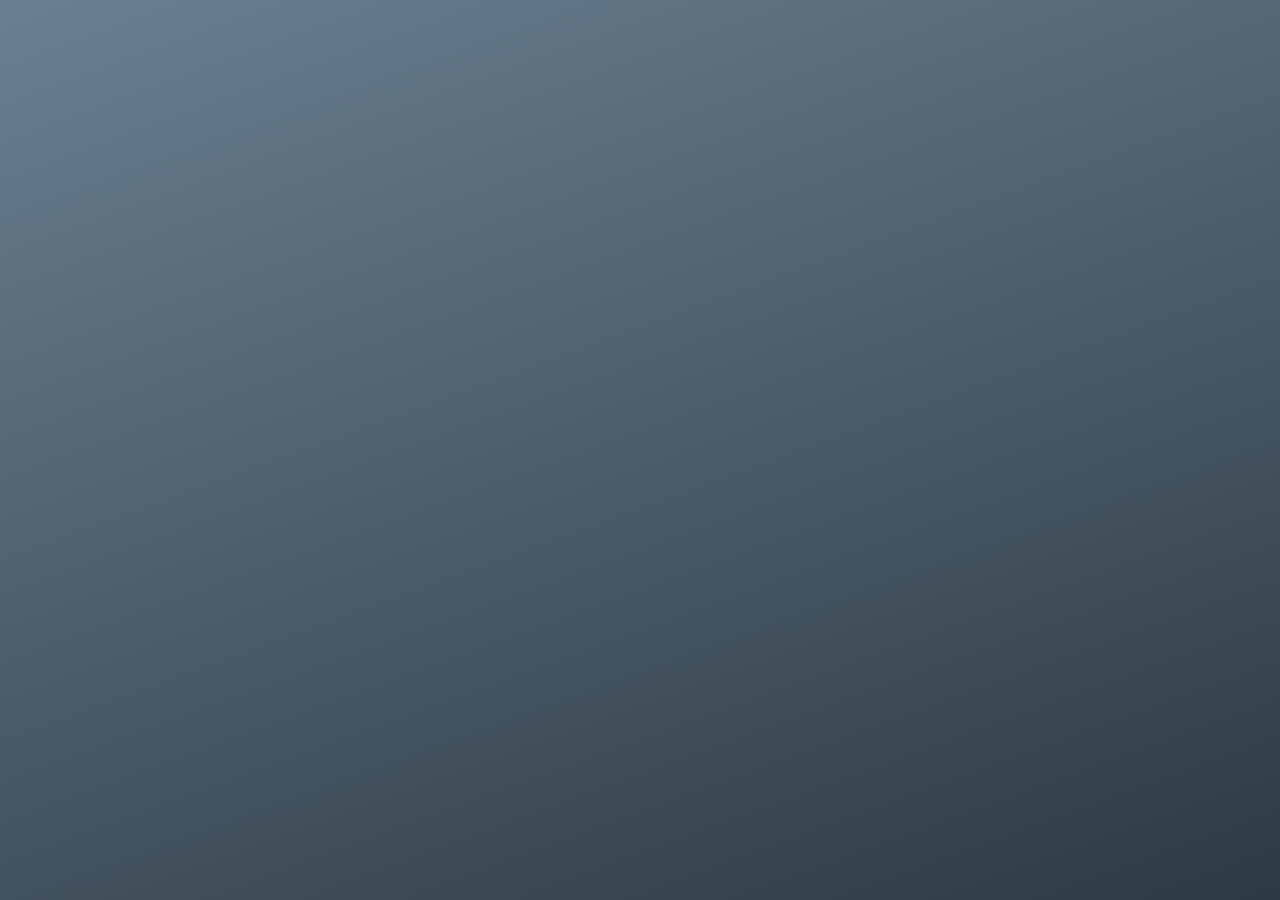
<file: ua/index.html>
<!doctype html>
<html lang="uk">
<head>
<meta charset="utf-8">
<title>Bereza RP</title>
<meta name="viewport" content="width=device-width, initial-scale=1">
<link rel="stylesheet" href="style.css?v=ua1">
</head>
<body>

<!-- ===== Екран входу ===== -->
<div id="auth" class="hidden">
  <div class="auth-bg"></div>
  <div class="auth-brand">
    <div class="logo">BEREZA<span>RP</span></div>
    <div class="auth-sub">українська рольова гра</div>
  </div>
</div>

<!-- ===== HUD ===== -->
<div id="hud" class="hidden">
  <div class="h-top">
    <div class="h-bars">
      <div class="h-bar hp"><i class="ic ic-heart"></i><b id="tHp">100%</b><div class="track"><div class="fill" id="bHp"></div></div></div>
      <div class="h-bar ar hidden" id="arRow"><i class="ic ic-shield"></i><b id="tAr">0%</b><div class="track"><div class="fill" id="bAr"></div></div></div>
      <div class="h-bar eat"><i class="ic ic-food"></i><b id="tEat">100%</b><div class="track"><div class="fill" id="bEat"></div></div></div>
    </div>
    <div class="h-weap" id="hWeap"><i class="gi" id="hWIco" style="--i:url(img/w_fist.svg)"></i><b id="hAmmo"></b></div>
  </div>
  <div class="h-money"><span id="hCash">0</span><i>$</i><div id="hDelta"></div></div>
  <div class="h-bank">банк <b id="hBank">$0</b></div>
  <div class="h-wanted hidden" id="hWanted"></div>
</div>

<div id="idCard" class="hidden">
  <div class="id-logo">B<span>RP</span></div>
  <div class="id-txt">
    <div class="id-row"><b class="id-badge">ID: <span id="hId">0</span></b><b class="id-lvl">LVL <span id="hLvl">1</span></b><b class="id-vip hidden" id="hVip">VIP</b></div>
    <div class="id-name" id="hName">—</div>
    <div class="id-time" id="hTime">00:00</div>
  </div>
</div>

<!-- ===== Чипи: GPS, зелена зона, робоча зміна ===== -->
<div id="chipGz" class="chip gz hidden">Зелена зона</div>
<div id="chipGps" class="chip gps hidden"><i class="ic ic-pin"></i><span id="chipGpsT"></span></div>
<div id="chipShift" class="chip shift hidden"><i class="ic ic-wrench"></i><div><b id="chipShiftJ"></b><small id="chipShiftN"></small></div></div>

<!-- ===== Спідометр ===== -->
<div id="speedo" class="hidden">
  <svg viewBox="0 0 200 200" class="gauge">
    <defs>
      <linearGradient id="gArc" x1="0" y1="1" x2="1" y2="0">
        <stop offset="0" stop-color="#2F6FED"/>
        <stop offset=".65" stop-color="#FFD60A"/>
        <stop offset="1" stop-color="#E5484D"/>
      </linearGradient>
    </defs>
    <path class="arc-bg" d="M 38 162 A 80 80 0 1 1 162 162"/>
    <path class="arc" id="spArc" d="M 38 162 A 80 80 0 1 1 162 162" stroke="url(#gArc)"/>
    <g id="spTicks"></g>
  </svg>
  <div class="sp-center">
    <div class="sp-num" id="spNum">0</div>
    <div class="sp-unit">км/год</div>
    <div class="sp-name" id="spName">—</div>
  </div>
  <div class="sp-side">
    <div class="sp-gauge"><i class="ic ic-fuel"></i><div class="vtrack"><div class="vfill" id="spFuel"></div></div></div>
    <div class="sp-gauge"><i class="ic ic-wrench"></i><div class="vtrack"><div class="vfill hpfill" id="spHp"></div></div></div>
  </div>
  <div class="sp-icons">
    <i class="ic ic-engine" id="sEng" title="Двигун"></i>
    <i class="ic ic-light" id="sLig" title="Фари"></i>
    <i class="ic ic-lock" id="sLock" title="Замок"></i>
    <i class="ic ic-belt" id="sBelt" title="Пасок"></i>
  </div>
</div>

<!-- ===== Діалог ===== -->
<div id="dlgWrap" class="hidden">
  <div class="dlg" id="dlg">
    <div class="dlg-head"><div class="dlg-title" id="dTitle"></div><button class="x" id="dX" aria-label="Закрити">×</button></div>
    <div class="dlg-body" id="dBody"></div>
    <div class="dlg-list hidden" id="dList"></div>
    <div class="dlg-input hidden" id="dInWrap">
      <input id="dIn" type="text" maxlength="127" autocomplete="off" spellcheck="false">
      <button class="eye hidden" id="dEye" type="button" aria-label="Показати пароль"><i class="ic ic-eye"></i></button>
    </div>
    <div class="dlg-btns">
      <button class="btn ghost" id="dB2"></button>
      <button class="btn primary" id="dB1"></button>
    </div>
  </div>
</div>

<!-- ===== Телефон ===== -->
<div id="phone" class="hidden">
  <div class="ph-frame">
    <div class="ph-screen">
      <div class="ph-status"><span id="pTime">00:00</span><span class="ph-notch"></span><span class="ph-net">LTE <i class="ic ic-bat"></i></span></div>
      <div class="ph-clock" id="pClock">00:00</div>
      <div class="ph-date" id="pDate">01.01.2026</div>
      <div class="ph-card">
        <div><small>Власник</small><b id="pName">—</b></div>
        <div><small>Номер</small><b id="pNum">—</b></div>
        <div><small>Рахунок</small><b id="pBank">$0</b></div>
      </div>
      <div class="ph-grid" id="pGrid"></div>
      <button class="ph-home" id="pHome" aria-label="Закрити"></button>
    </div>
  </div>
</div>

<!-- ===== Інвентар ===== -->
<div id="inv" class="hidden">
  <div class="iv-bg"></div>
  <div class="iv-l">
    <div class="iv-head"><button class="iv-x" id="iX" aria-label="Закрити"></button><h1>Інвентар</h1></div>
    <div class="iv-body">
      <div class="iv-eq" id="iEqL"></div>
      <div class="iv-char" id="iChar"><svg class="iv-sil" viewBox="0 0 200 520" preserveAspectRatio="xMidYMid meet" aria-hidden="true"><defs><linearGradient id="silg" x1="0" y1="0" x2="0" y2="1"><stop offset="0" stop-color="#4a4a52"/><stop offset="1" stop-color="#26262b"/></linearGradient></defs><g fill="url(#silg)" stroke="rgba(255,255,255,.10)" stroke-width="2"><circle cx="100" cy="52" r="34"/><path d="M84 84h32v14H84z"/><path d="M58 100c-18 4-28 16-30 34l-12 120c-1 9 4 15 11 16s13-4 14-12l12-104 4 0 -4 130 0 96 6 108c1 10 8 16 17 16s15-7 15-16l2-150h14l2 150c0 9 6 16 15 16s16-6 17-16l6-108 0-96-4-130 4 0 12 104c1 8 7 13 14 12s12-7 11-16l-12-120c-2-18-12-30-30-34z"/></g></svg><div class="iv-skin" id="iSkin"></div></div>
      <div class="iv-eq" id="iEqR"></div>
    </div>
    <div class="iv-stats">
      <div><small>Готівка</small><b id="iCash">$0</b></div>
      <div><small>Банк</small><b id="iBank">$0</b></div>
      <div class="w"><small>Вага речей</small><b><span id="iW">0</span> / 60 кг</b><div class="wbar"><i id="iWBar"></i></div></div>
    </div>
  </div>
  <div class="iv-sep"></div>
  <div class="iv-r">
    <div class="iv-cap">Ваші речі <span>(натисніть на предмет, щоб взаємодіяти)</span></div>
    <div class="iv-tabs" id="iTabs">
      <button data-t="all" class="on">Усе</button><button data-t="wear">Одяг</button><button data-t="docs">Документи</button><button data-t="more">Додатково</button>
    </div>
    <div class="iv-box"><div class="iv-grid" id="iGrid"></div></div>
    <div class="iv-hint">ESC — закрити · <a id="iList">старе меню</a></div>
  </div>
  <div class="iv-menu hidden" id="iMenu">
    <div class="m-head"><i class="gi" id="mIco"></i><div><b id="mName"></b><small id="mQ"></small></div></div>
    <p id="mDesc"></p>
    <button id="aUse">Використати</button><button id="aDrop">Викинути</button><button id="aGive">Передати</button>
  </div>
</div>

<div id="doc" class="hidden"></div>


<!-- ===== Батлпас ===== -->
<div id="bp" class="hidden">
  <div class="bp-bg"></div>
  <div class="bp-wrap">
    <div class="bp-top">
      <button class="iv-x" id="bpX" aria-label="Закрити"></button>
      <div class="bp-title"><h1>Батлпас</h1><span>Сезон 1 · «Осінь у Березі»</span></div>
      <div class="bp-lvl"><div class="bp-ring"><b id="bpLvl">0</b><small>рівень</small></div>
        <div class="bp-xp"><div class="bp-xpt"><span>Досвід рівня</span><b id="bpXpT">0 / 150</b></div><div class="bp-bar"><i id="bpBar"></i></div></div></div>
      <button class="bp-chip bz" id="bpDon"><i class="gi" style="--i:url(img/coin.svg)"></i><span><b id="bpBz">0</b> BC</span></button><button class="bp-chip" id="bpCases"><i class="gi" style="--i:url(img/box.svg)"></i><span>Кейси: <b id="bpCaseN">0</b></span></button>
    </div>
    <div class="bp-trackbox">
      <div class="bp-rowlbl"><span>Звичайний</span><span class="p">Преміум</span></div>
      <div class="bp-track" id="bpTrack"></div>
    </div>
    <div class="bp-bottom">
      <div class="bp-tasks"><div class="bp-h">Завдання дня <small>будь-які 4 = $5 000 + кейс · кожне +60 досвіду</small></div><div id="bpTasks"></div><div class="bp-bonus" id="bpBonus"></div></div>
      <div class="bp-prem" id="bpPrem"></div>
    </div>
    <div class="iv-hint">B або ESC — закрити · досвід: завдання (60), преміум-завдання (120), 1 хв у грі (1)</div>
  </div>
</div>

<!-- ===== Кейси ===== -->
<div id="cs" class="hidden">
  <div class="cs-bg"></div>
  <button class="iv-x cs-x" id="csX" aria-label="Закрити"></button>
  <div class="cs-wrap">
    <div class="cs-banner"><div><b>Кейс Берези</b><small id="csNext">Наступний безкоштовний: — хв</small></div><i class="gi" style="--i:url(img/box.svg)"></i></div>
    <div class="cs-sub">Ви відкриваєте кейс</div>
    <div class="cs-name">Березовий</div>
    <div class="cs-stage" id="csStage"><div class="cs-glow"></div><div class="cs-rays" id="csRays"></div><div class="cs-chest" id="csImg"></div><div class="cs-fx" id="csFx"></div>
      <div class="cs-roll hidden" id="csRoll"><div class="cs-strip" id="csStrip"></div><div class="cs-mark"></div></div>
    </div>
    <div class="cs-btns"><button class="cs-open" id="csOpen">Відкрити</button><button class="cs-open cs-quick" id="csQuick" title="Без анімації">Швидко ⚡</button></div>
    <div class="cs-left" id="csLeft">Залишилось 0 шт.</div>
  </div>
  <div class="cs-prizes"><div class="cs-ph">Що можна виграти?</div><div class="cs-list" id="csList"></div></div>
  <div class="cs-win hidden" id="csWin"><div class="cs-wcard" id="csWCard"></div><button class="cs-open" id="csOk">Забрати</button></div>
</div>

<div id="toast"></div>

<script src="app.js?v=ua1"></script>
</body>
</html>
</file>
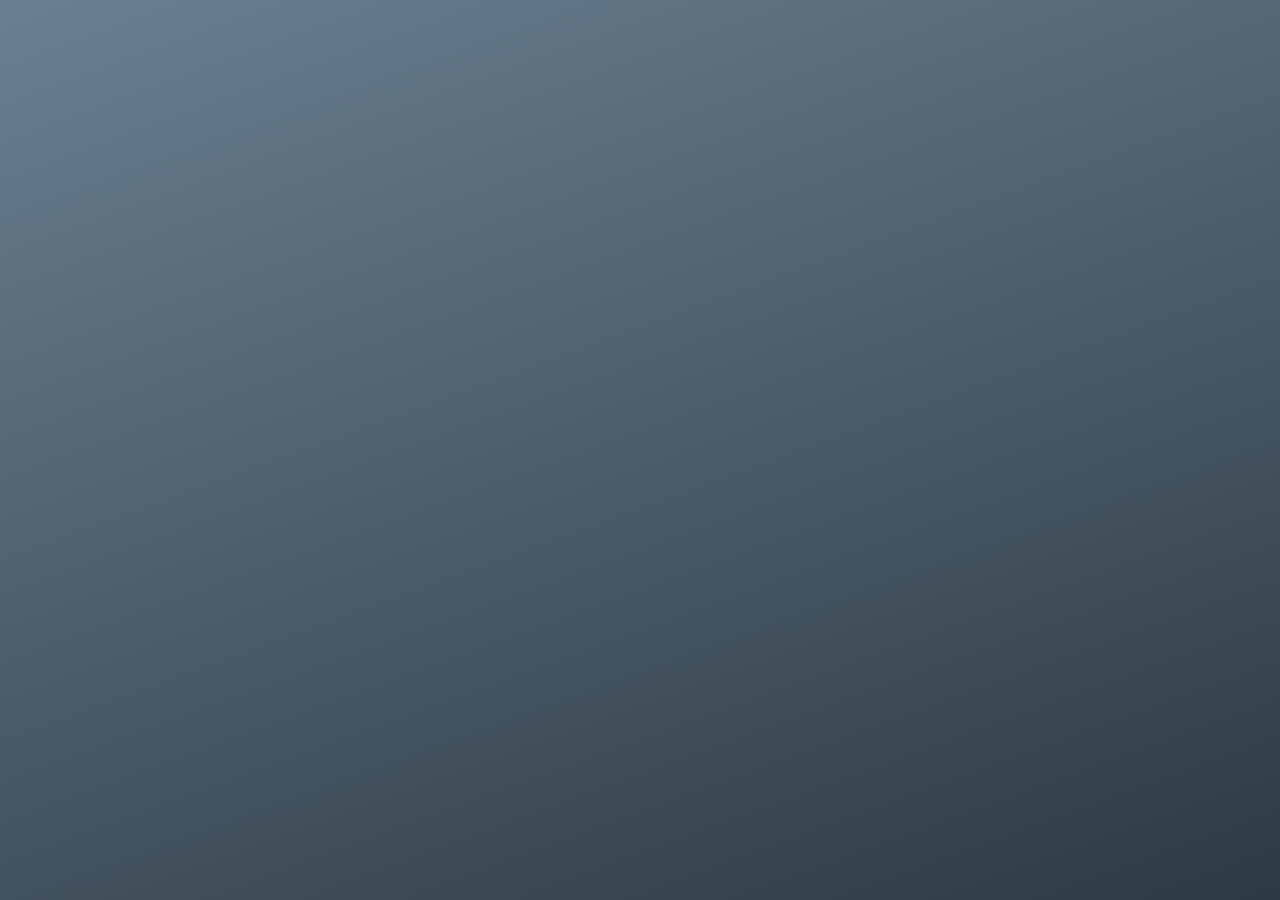
<file: ui/index.html>
<!doctype html>
<html lang="uk">
<head>
<meta charset="utf-8">
<title>Bereza RP</title>
<meta name="viewport" content="width=device-width, initial-scale=1">
<link rel="stylesheet" href="style.css?v=172">
</head>
<body class="off">

<!-- ===== Екран входу ===== -->
<div id="auth" class="hidden">
  <div class="auth-bg"></div>
  <div class="auth-brand">
    <div class="logo">BEREZA<span>RP</span></div>
    <div class="auth-sub">українська рольова гра</div>
  </div>
</div>

<!-- ===== HUD ===== -->
<div id="hud" class="hidden">
  <div class="h-top">
    <div class="h-bars">
      <div class="h-bar hp"><i class="ic ic-heart"></i><b id="tHp">100%</b><div class="track"><div class="fill" id="bHp"></div></div></div>
      <div class="h-bar ar hidden" id="arRow"><i class="ic ic-shield"></i><b id="tAr">0%</b><div class="track"><div class="fill" id="bAr"></div></div></div>
      <div class="h-bar eat"><i class="ic ic-food"></i><b id="tEat">100%</b><div class="track"><div class="fill" id="bEat"></div></div></div>
    </div>
    <div class="h-weap" id="hWeap"><i class="gi" id="hWIco" style="--i:url(img/w_fist.svg)"></i><b id="hAmmo"></b></div>
  </div>
  <div class="h-money"><span id="hCash">0</span><i>$</i><div id="hDelta"></div></div>
  <div class="h-bank">банк <b id="hBank">$0</b></div>
  <div class="h-wanted hidden" id="hWanted"></div>
</div>

<div id="idCard" class="hidden">
  <div class="id-logo">B<span>RP</span></div>
  <div class="id-txt">
    <div class="id-row"><b class="id-badge">ID: <span id="hId">0</span></b><b class="id-lvl">LVL <span id="hLvl">1</span></b><b class="id-vip hidden" id="hVip">VIP</b></div>
    <div class="id-name" id="hName">—</div>
    <div class="id-time" id="hTime">00:00</div>
  </div>
</div>

<!-- ===== Чипи: GPS, зелена зона, робоча зміна ===== -->
<div id="chipGz" class="chip gz hidden">Зелена зона</div>
<div id="chipGps" class="chip gps hidden"><i class="ic ic-pin"></i><span id="chipGpsT"></span></div>
<div id="chipShift" class="chip shift hidden"><i class="ic ic-wrench"></i><div><b id="chipShiftJ"></b><small id="chipShiftN"></small></div></div>

<!-- ===== Спідометр ===== -->
<div id="speedo" class="hidden">
  <svg viewBox="0 0 200 200" class="gauge">
    <defs>
      <linearGradient id="gArc" x1="0" y1="1" x2="1" y2="0">
        <stop offset="0" stop-color="#2F6FED"/>
        <stop offset=".65" stop-color="#FFD60A"/>
        <stop offset="1" stop-color="#E5484D"/>
      </linearGradient>
    </defs>
    <path class="arc-bg" d="M 38 162 A 80 80 0 1 1 162 162"/>
    <path class="arc" id="spArc" d="M 38 162 A 80 80 0 1 1 162 162" stroke="url(#gArc)"/>
    <g id="spTicks"></g>
  </svg>
  <div class="sp-center">
    <div class="sp-num" id="spNum">0</div>
    <div class="sp-unit">км/год</div>
    <div class="sp-name" id="spName">—</div>
  </div>
  <div class="sp-side">
    <div class="sp-gauge"><i class="ic ic-fuel"></i><div class="vtrack"><div class="vfill" id="spFuel"></div></div></div>
    <div class="sp-gauge"><i class="ic ic-wrench"></i><div class="vtrack"><div class="vfill hpfill" id="spHp"></div></div></div>
  </div>
  <div class="sp-icons">
    <i class="ic ic-engine" id="sEng" title="Двигун"></i>
    <i class="ic ic-light" id="sLig" title="Фари"></i>
    <i class="ic ic-lock" id="sLock" title="Замок"></i>
    <i class="ic ic-belt" id="sBelt" title="Пасок"></i>
  </div>
</div>

<!-- ===== Діалог ===== -->
<div id="dlgWrap" class="hidden">
  <div class="dlg" id="dlg">
    <div class="dlg-head"><div class="dlg-title" id="dTitle"></div><button class="x" id="dX" aria-label="Закрити">×</button></div>
    <div class="dlg-body" id="dBody"></div>
    <div class="dlg-list hidden" id="dList"></div>
    <div class="dlg-input hidden" id="dInWrap">
      <input id="dIn" type="text" maxlength="127" autocomplete="off" spellcheck="false">
      <button class="eye hidden" id="dEye" type="button" aria-label="Показати пароль"><i class="ic ic-eye"></i></button>
    </div>
    <div class="dlg-btns">
      <button class="btn ghost" id="dB2"></button>
      <button class="btn primary" id="dB1"></button>
    </div>
  </div>
</div>

<!-- ===== Телефон ===== -->
<div id="phone" class="hidden">
  <div class="ph-frame">
    <div class="ph-screen">
      <div class="ph-status"><span id="pTime">00:00</span><span class="ph-notch"></span><span class="ph-net">LTE <i class="ic ic-bat"></i></span></div>
      <div class="ph-clock" id="pClock">00:00</div>
      <div class="ph-date" id="pDate">01.01.2026</div>
      <div class="ph-card">
        <div><small>Власник</small><b id="pName">—</b></div>
        <div><small>Номер</small><b id="pNum">—</b></div>
        <div><small>Рахунок</small><b id="pBank">$0</b></div>
      </div>
      <div class="ph-grid" id="pGrid"></div>
      <button class="ph-home" id="pHome" aria-label="Закрити"></button>
    </div>
  </div>
</div>

<!-- ===== Інвентар ===== -->
<div id="inv" class="hidden">
  <div class="iv-bg"></div>
  <div class="iv-l">
    <div class="iv-head"><button class="iv-x" id="iX" aria-label="Закрити"></button><h1>Інвентар</h1></div>
    <div class="iv-body">
      <div class="iv-eq" id="iEqL"></div>
      <div class="iv-char" id="iChar"><svg class="iv-sil" viewBox="0 0 200 520" preserveAspectRatio="xMidYMid meet" aria-hidden="true"><defs><linearGradient id="silg" x1="0" y1="0" x2="0" y2="1"><stop offset="0" stop-color="#4a4a52"/><stop offset="1" stop-color="#26262b"/></linearGradient></defs><g fill="url(#silg)" stroke="rgba(255,255,255,.10)" stroke-width="2"><circle cx="100" cy="52" r="34"/><path d="M84 84h32v14H84z"/><path d="M58 100c-18 4-28 16-30 34l-12 120c-1 9 4 15 11 16s13-4 14-12l12-104 4 0 -4 130 0 96 6 108c1 10 8 16 17 16s15-7 15-16l2-150h14l2 150c0 9 6 16 15 16s16-6 17-16l6-108 0-96-4-130 4 0 12 104c1 8 7 13 14 12s12-7 11-16l-12-120c-2-18-12-30-30-34z"/></g></svg><div class="iv-skin" id="iSkin"></div></div>
      <div class="iv-eq" id="iEqR"></div>
    </div>
    <div class="iv-stats">
      <div><small>Готівка</small><b id="iCash">$0</b></div>
      <div><small>Банк</small><b id="iBank">$0</b></div>
      <div class="w"><small>Вага речей</small><b><span id="iW">0</span> / 30 кг</b><div class="wbar"><i id="iWBar"></i></div></div>
    </div>
  </div>
  <div class="iv-sep"></div>
  <div class="iv-r">
    <div class="iv-cap">Ваші речі <span>(натисніть на предмет, щоб взаємодіяти)</span></div>
    <div class="iv-tabs" id="iTabs">
      <button data-t="all" class="on">Усе</button><button data-t="wear">Одяг</button><button data-t="docs">Документи</button><button data-t="more">Додатково</button>
    </div>
    <div class="iv-box"><div class="iv-grid" id="iGrid"></div></div>
    <div class="iv-hint">ESC — закрити · <a id="iList">старе меню</a></div>
  </div>
  <div class="iv-menu hidden" id="iMenu">
    <div class="m-head"><i class="gi" id="mIco"></i><div><b id="mName"></b><small id="mQ"></small></div></div>
    <p id="mDesc"></p>
    <button id="aUse">Використати</button><button id="aDrop">Викинути</button><button id="aGive">Передати</button>
  </div>
</div>

<div id="doc" class="hidden"></div>


<!-- ===== Батлпас ===== -->
<div id="bp" class="hidden">
  <div class="bp-bg"></div>
  <div class="bp-wrap">
    <div class="bp-top">
      <button class="iv-x" id="bpX" aria-label="Закрити"></button>
      <div class="bp-title"><h1>Батлпас</h1><span>Сезон 1 · «Осінь у Березі»</span></div>
      <div class="bp-lvl"><div class="bp-ring"><b id="bpLvl">0</b><small>рівень</small></div>
        <div class="bp-xp"><div class="bp-xpt"><span>Досвід рівня</span><b id="bpXpT">0 / 150</b></div><div class="bp-bar"><i id="bpBar"></i></div></div></div>
      <button class="bp-chip bz" id="bpDon"><i class="gi" style="--i:url(img/coin.svg)"></i><span><b id="bpBz">0</b> BC</span></button><button class="bp-chip" id="bpCases"><i class="gi" style="--i:url(img/box.svg)"></i><span>Кейси: <b id="bpCaseN">0</b></span></button>
    </div>
    <div class="bp-trackbox">
      <div class="bp-rowlbl"><span>Звичайний</span><span class="p">Преміум</span></div>
      <div class="bp-track" id="bpTrack"></div>
    </div>
    <div class="bp-bottom">
      <div class="bp-tasks"><div class="bp-h">Завдання дня <small>будь-які 4 = $5 000 + кейс · кожне +60 досвіду</small></div><div id="bpTasks"></div><div class="bp-bonus" id="bpBonus"></div></div>
      <div class="bp-prem" id="bpPrem"></div>
    </div>
    <div class="iv-hint">B або ESC — закрити · досвід: завдання (60), преміум-завдання (120), 1 хв у грі (1), скарб (50)</div>
  </div>
</div>

<!-- ===== Кейси ===== -->
<div id="cs" class="hidden">
  <div class="cs-bg"></div>
  <button class="iv-x cs-x" id="csX" aria-label="Закрити"></button>
  <div class="cs-wrap">
    <div class="cs-banner"><div><b>Кейс Берези</b><small id="csNext">Наступний безкоштовний: — хв</small></div><i class="gi" style="--i:url(img/box.svg)"></i></div>
    <div class="cs-sub">Ви відкриваєте кейс</div>
    <div class="cs-name">Березовий</div>
    <div class="cs-stage" id="csStage"><div class="cs-glow"></div><div class="cs-rays" id="csRays"></div><div class="cs-chest" id="csImg"></div><div class="cs-fx" id="csFx"></div>
      <div class="cs-roll hidden" id="csRoll"><div class="cs-strip" id="csStrip"></div><div class="cs-mark"></div></div>
    </div>
    <div class="cs-btns"><button class="cs-open" id="csOpen">Відкрити</button><button class="cs-open cs-quick" id="csQuick" title="Без анімації">Швидко ⚡</button></div>
    <div class="cs-left" id="csLeft">Залишилось 0 шт.</div>
  </div>
  <div class="cs-prizes"><div class="cs-ph">Що можна виграти?</div><div class="cs-list" id="csList"></div></div>
  <div class="cs-win hidden" id="csWin"><div class="cs-wcard" id="csWCard"></div><button class="cs-open" id="csOk">Забрати</button></div>
</div>

<div id="toast"></div>

<script src="app.js?v=172"></script>
</body>
</html>
</file>
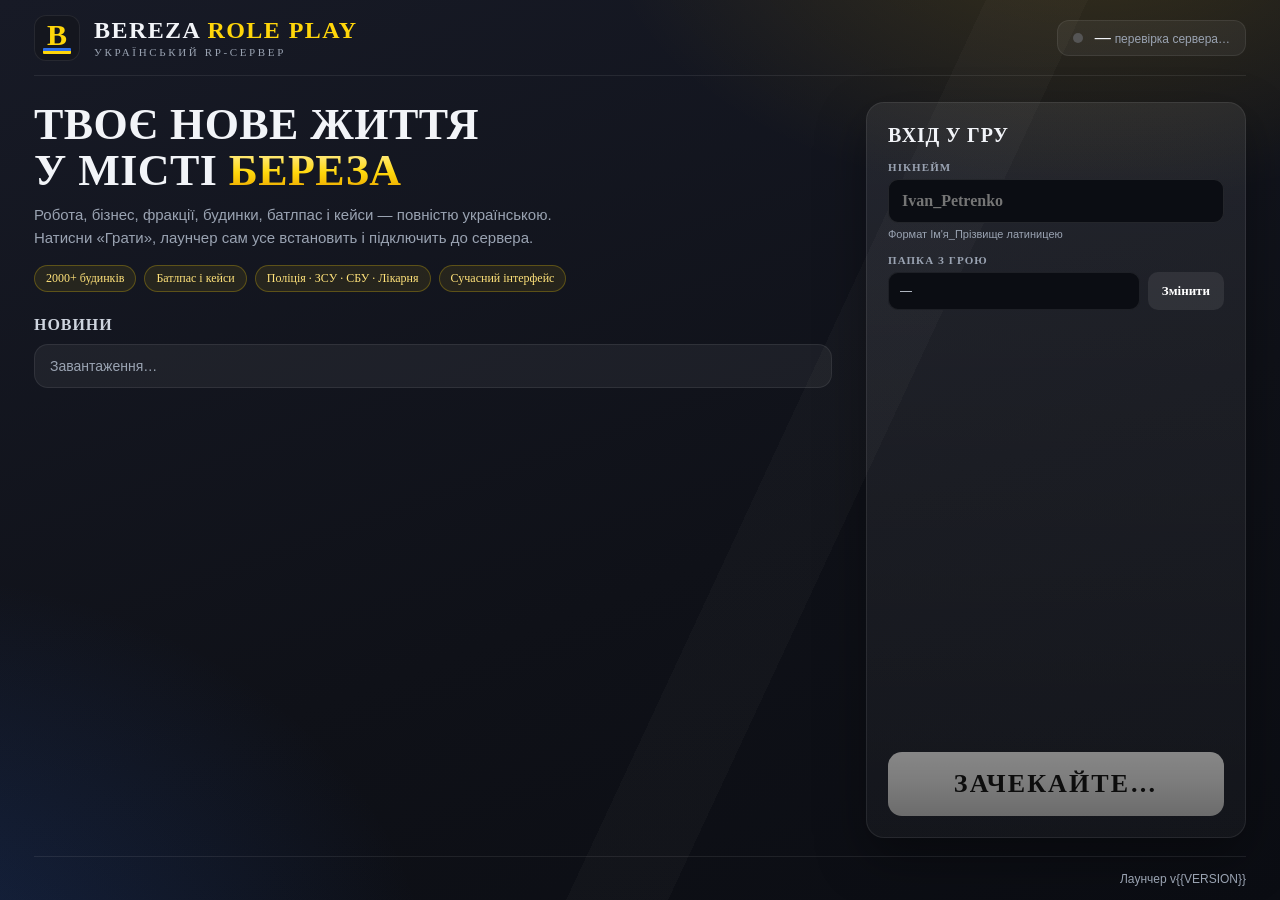
<file: pc/ui/index.html>
<!doctype html>
<html lang="uk"><head><meta charset="utf-8"><title>Bereza Role Play</title>
<style>
/*FONTS*/
:root{--y:#FFD60A;--y2:#FF9F1C;--b:#2F6FED;--bg:#0F1118;--card:rgba(255,255,255,.05);--line:rgba(255,255,255,.08);--mut:#9AA3B2;--g:#2ECC71;--r:#E5484D}
*{box-sizing:border-box;margin:0;padding:0}
html,body{width:100%;height:100%;overflow:hidden;background:var(--bg);color:#F2F4F8;font:14px "Manrope","Segoe UI",sans-serif;user-select:none;-webkit-font-smoothing:antialiased}
body{background:
 radial-gradient(700px 420px at 85% -10%,rgba(255,196,0,.16),transparent 70%),
 radial-gradient(800px 600px at -10% 110%,rgba(47,111,237,.22),transparent 70%),
 linear-gradient(115deg,transparent 0 58%,rgba(255,255,255,.025) 58% 64%,transparent 64%),
 linear-gradient(160deg,#171A26,#0F1118 60%,#0B0D13)}
.cond{font-family:"Oswald",sans-serif}
.wrap{position:absolute;inset:0;display:grid;grid-template-rows:76px 1fr 44px;padding:0 34px}
header{display:flex;align-items:center;gap:22px;border-bottom:1px solid var(--line)}
.logo{display:flex;align-items:center;gap:14px}
.mark{width:46px;height:46px;border-radius:12px;background:#14161E;display:grid;place-items:center;box-shadow:inset 0 0 0 1px rgba(255,255,255,.08);position:relative;overflow:hidden}
.mark b{font:700 30px "Oswald";color:var(--y);margin-top:-6px}
.mark i{position:absolute;left:9px;right:9px;bottom:7px;height:6px;background:linear-gradient(var(--b) 50%,var(--y) 50%);border-radius:1px}
.logo h1{font:700 24px/1 "Oswald";letter-spacing:.06em}
.logo h1 span{color:var(--y)}
.logo small{display:block;font:500 11px "Manrope";letter-spacing:.24em;color:var(--mut);margin-top:4px;text-transform:uppercase}
.srv{margin-left:auto;display:flex;align-items:center;gap:12px;padding:9px 16px;border-radius:12px;background:var(--card);box-shadow:inset 0 0 0 1px var(--line)}
.dot{width:10px;height:10px;border-radius:50%;background:#555}
.dot.on{background:var(--g);box-shadow:0 0 10px var(--g)}
.dot.off{background:var(--r)}
.srv b{font:600 16px "Oswald"}
.srv small{color:var(--mut);font-size:12px}
main{display:grid;grid-template-columns:1fr 380px;gap:28px;padding:26px 0 18px;min-height:0}
.hero h2{font:700 44px/1.05 "Oswald";text-transform:uppercase;letter-spacing:.01em}
.hero h2 em{font-style:normal;background:linear-gradient(180deg,#FFF3B0,var(--y) 55%,#E59B00);-webkit-background-clip:text;color:transparent}
.hero p{margin-top:10px;color:var(--mut);font-size:15px;max-width:560px;line-height:1.5}
.chips{display:flex;flex-wrap:wrap;gap:8px;margin-top:16px}
.chip{padding:6px 12px;border-radius:20px;background:rgba(255,214,10,.08);box-shadow:inset 0 0 0 1px rgba(255,214,10,.25);color:#FFE27A;font:500 12px "Manrope"}
.left{display:flex;flex-direction:column;min-height:0}
.nh{margin-top:24px;font:600 16px "Oswald";text-transform:uppercase;letter-spacing:.06em;color:#cfd5df}
.news{margin-top:10px;flex:1;min-height:0;overflow-y:auto;display:flex;flex-direction:column;gap:10px;padding-right:6px}
.news::-webkit-scrollbar{width:6px}.news::-webkit-scrollbar-thumb{background:rgba(255,255,255,.18);border-radius:3px}
.ni{padding:14px 16px;border-radius:14px;background:var(--card);box-shadow:inset 0 0 0 1px var(--line)}
.ni .t{display:flex;align-items:center;gap:10px}
.ni .t b{font:600 17px "Oswald"}
.ni .tag{font:600 10px "Manrope";text-transform:uppercase;letter-spacing:.08em;padding:3px 8px;border-radius:6px;background:var(--b);color:#fff}
.ni .d{margin-left:auto;color:var(--mut);font-size:12px}
.ni p{margin-top:6px;color:#C7CDD8;line-height:1.45;font-size:13px}
.ni.empty{color:var(--mut)}
.panel{display:flex;flex-direction:column;gap:14px;padding:22px;border-radius:18px;background:linear-gradient(180deg,rgba(255,255,255,.07),rgba(255,255,255,.03));box-shadow:inset 0 0 0 1px var(--line),0 20px 50px rgba(0,0,0,.35)}
.panel h3{font:600 20px "Oswald";text-transform:uppercase;letter-spacing:.04em}
label{display:block;font:600 11px "Manrope";letter-spacing:.1em;text-transform:uppercase;color:var(--mut);margin-bottom:6px}
input{width:100%;height:44px;padding:0 14px;border-radius:10px;border:0;outline:0;background:#0B0D13;color:#fff;font:600 16px "Manrope";box-shadow:inset 0 0 0 1px rgba(255,255,255,.1)}
input:focus{box-shadow:inset 0 0 0 2px var(--y)}
input.bad{box-shadow:inset 0 0 0 2px var(--r)}
.hint{margin-top:5px;font-size:11px;color:var(--mut)}
.path{display:flex;gap:8px;align-items:center}
.path span{flex:1;min-width:0;height:38px;line-height:38px;padding:0 12px;border-radius:10px;background:#0B0D13;color:#C7CDD8;font-size:12px;white-space:nowrap;overflow:hidden;text-overflow:ellipsis;box-shadow:inset 0 0 0 1px rgba(255,255,255,.08)}
.path span.bad{color:#FF8A8F}
.btn2{height:38px;padding:0 14px;border:0;border-radius:10px;background:rgba(255,255,255,.08);color:#fff;font:600 13px "Manrope";cursor:pointer}
.btn2:hover{background:rgba(255,255,255,.14)}
.checks{display:flex;flex-direction:column;gap:6px;font-size:13px}
.ck{display:flex;align-items:center;gap:8px;color:#C7CDD8}
.ck i{width:18px;height:18px;border-radius:50%;display:grid;place-items:center;font:700 11px "Manrope";font-style:normal;color:#0F1118}
.ck.ok i{background:var(--g)}.ck.no i{background:var(--y)}.ck.err i{background:var(--r);color:#fff}
.prog{display:none}
.prog.on{display:block}
.pbar{height:10px;border-radius:5px;background:rgba(255,255,255,.08);overflow:hidden}
.pbar i{display:block;height:100%;width:0;background:linear-gradient(90deg,#E59B00,var(--y));transition:width .2s}
.ptxt{display:flex;justify-content:space-between;gap:10px;margin-top:6px;font-size:12px;color:var(--mut)}.ptxt span{white-space:nowrap;overflow:hidden;text-overflow:ellipsis}
.msg{min-height:18px;font-size:13px;color:#FF8A8F;line-height:1.4}
.msg.ok{color:#8EF3B4}
.play{margin-top:auto;height:64px;border:0;border-radius:14px;cursor:pointer;font:700 26px "Oswald";letter-spacing:.08em;text-transform:uppercase;color:#14161C;
 background:linear-gradient(180deg,#FFE36E,var(--y) 45%,#F0B400);box-shadow:0 10px 30px rgba(255,194,26,.35),inset 0 -3px 0 rgba(0,0,0,.15)}
.play:hover{filter:brightness(1.06)}
.play:disabled{filter:grayscale(1) brightness(.6);cursor:default;box-shadow:none}
.play.inst{background:linear-gradient(180deg,#5FD3FF,var(--b));color:#fff;box-shadow:0 10px 30px rgba(47,111,237,.35)}
footer{display:flex;align-items:center;gap:18px;border-top:1px solid var(--line);color:var(--mut);font-size:12px}
footer a{color:#C7CDD8;cursor:pointer;text-decoration:none}
footer a:hover{color:var(--y)}
footer .v{margin-left:auto}
</style></head>
<body>
<div class="wrap">
 <header>
  <div class="logo"><div class="mark"><b>B</b><i></i></div><div><h1>BEREZA <span>ROLE PLAY</span></h1><small>український RP-сервер</small></div></div>
  <div class="srv" id="srv"><span class="dot" id="sDot"></span><div><b id="sOn">—</b> <small id="sTxt">перевірка сервера…</small></div></div>
 </header>
 <main>
  <section class="left">
   <div class="hero">
    <h2>Твоє нове життя<br>у місті <em>Береза</em></h2>
    <p>Робота, бізнес, фракції, будинки, батлпас і кейси — повністю українською. Натисни «Грати», лаунчер сам усе встановить і підключить до сервера.</p>
    <div class="chips"><span class="chip">2000+ будинків</span><span class="chip">Батлпас і кейси</span><span class="chip">Поліція · ЗСУ · СБУ · Лікарня</span><span class="chip">Сучасний інтерфейс</span></div>
   </div>
   <div class="nh">Новини</div>
   <div class="news" id="news"><div class="ni empty">Завантаження…</div></div>
  </section>
  <aside class="panel">
   <h3>Вхід у гру</h3>
   <div><label>Нікнейм</label><input id="nick" maxlength="24" placeholder="Ivan_Petrenko" spellcheck="false"><div class="hint">Формат Ім'я_Прізвище латиницею</div></div>
   <div><label>Папка з грою</label><div class="path"><span id="gta">—</span><button class="btn2" id="pick">Змінити</button></div></div>
   <div class="checks" id="checks"></div>
   <div class="prog" id="prog"><div class="pbar"><i id="pBar"></i></div><div class="ptxt"><span id="pName"></span><span id="pPct"></span></div></div>
   <div class="msg" id="msg"></div>
   <button class="play" id="play" disabled>Зачекайте…</button>
  </aside>
 </main>
 <footer><span id="links"></span><span class="v">Лаунчер v{{VERSION}}</span></footer>
</div>
<script>
var $=function(i){return document.getElementById(i)},S={},busy=false;
function esc(s){return String(s==null?"":s).replace(/[&<>"]/g,function(c){return{"&":"&amp;","<":"&lt;",">":"&gt;",'"':"&quot;"}[c]})}
function err(e){return (e&&e.message)?e.message:String(e)}
function msg(t,ok){$("msg").textContent=t||"";$("msg").className="msg"+(ok?" ok":"")}
function mb(n){return (n/1048576).toFixed(n>1e8?0:1)+" МБ"}
function render(r){
  S=r;
  if(r.nick && !$("nick").value) $("nick").value=r.nick;
  var g=$("gta"); g.textContent=r.gtaOk?r.gta:"Гру не знайдено — вкажіть gta_sa.exe"; g.className=r.gtaOk?"":"bad"; g.title=r.gta||"";
  var c="";
  c+=ck(r.gtaOk,"GTA San Andreas",r.gtaOk?"знайдено":"не знайдено",!r.gtaOk);
  c+=ck(r.sampOk,"Клієнт SA-MP 0.3.7",r.sampOk?"знайдено":"потрібен samp.exe",!r.sampOk);
  if(r.gtaOk) c+=ck(!r.need||!r.need.length,"Файли сервера",(r.need&&r.need.length)?("треба встановити: "+r.need.join(", ")):"актуальні",false);
  $("checks").innerHTML=c;
  var b=$("play");
  if(!r.gtaOk){b.disabled=false;b.className="play inst";b.textContent="Вказати гру";}
  else if(!r.sampOk){b.disabled=false;b.className="play inst";b.textContent="Встановити SA-MP";}
  else if(r.need&&r.need.length){b.disabled=false;b.className="play inst";b.textContent="Встановити";}
  else {b.disabled=false;b.className="play";b.textContent="Грати";}
  if(r.error) msg(r.error);
  var n=r.news||[];
  $("news").innerHTML=n.length?n.map(function(x){return '<div class="ni"><div class="t">'+(x.tag?'<span class="tag">'+esc(x.tag)+'</span>':'')+'<b>'+esc(x.title)+'</b><span class="d">'+esc(x.date)+'</span></div>'+(x.body?'<p>'+esc(x.body)+'</p>':'')+'</div>'}).join(""):'<div class="ni empty">Новин поки немає.</div>';
  var L=[];
  if(r.site)L.push(['Сайт',r.site]);if(r.discord)L.push(['Discord',r.discord]);if(r.telegram)L.push(['Telegram',r.telegram]);if(r.donate)L.push(['Донат',r.donate]);
  $("links").innerHTML=L.map(function(l,i){return '<a data-u="'+esc(l[1])+'">'+esc(l[0])+'</a>'}).join(" &nbsp;·&nbsp; ")||"Bereza Role Play";
}
function ck(ok,name,val,bad){return '<div class="ck '+(ok?"ok":(bad?"err":"no"))+'"><i>'+(ok?"✓":(bad?"!":"↓"))+'</i><span><b>'+esc(name)+'</b> — '+esc(val)+'</span></div>'}
function load(){ lInit(); }
window.onInit=function(r){ render(r); };
function status(){ lStatus(); }
window.onStatus=function(s){ (function(){
    $("sDot").className="dot "+(s.ok?"on":"off");
    $("sOn").textContent=s.ok?(s.players+" / "+s.max):"офлайн";
    $("sTxt").textContent=s.ok?("онлайн · пінг "+s.ping+" мс"):"сервер недоступний";
  })();
};
$("links").addEventListener("click",function(e){var a=e.target.closest("a");if(a)lOpen(a.dataset.u)});
$("pick").addEventListener("click",function(){ lPickGta().then(function(p){ if(p) load(); }).catch(function(e){msg(err(e))}); });
$("nick").addEventListener("input",function(){ this.classList.toggle("bad",!!this.value && !/^[A-Z][a-z]{1,15}_[A-Z][a-z]{1,15}$/.test(this.value)); });
$("play").addEventListener("click",function(){
  if(busy) return; msg("");
  if(!S.gtaOk){ $("pick").click(); return; }
  if(!S.sampOk){ lOpen("https://sa-mp.mp/downloads/"); msg("Встановіть клієнт SA-MP 0.3.7 (R1 або R3) і перезапустіть лаунчер."); return; }
  if(S.need&&S.need.length){
    busy=true; this.disabled=true; this.textContent="Встановлення…"; $("prog").className="prog on";
    lInstall().catch(function(e){busy=false;msg(err(e));load();});
    return;
  }
  var nk=$("nick").value.trim();
  this.disabled=true; this.textContent="Запуск…";
  var b=this;
  lPlay(nk).then(function(){ msg("Гра запускається. Приємної гри!",true); }).catch(function(e){ b.disabled=false; b.textContent="Грати"; msg(err(e)); $("nick").focus(); });
});
window.onProgress=function(p){
  var pct=p.total>0?Math.min(100,p.done/p.total*100):0;
  $("pBar").style.width=pct.toFixed(1)+"%";
  $("pName").textContent=(p.stage==="extract"?"Розпакування: ":"Завантаження: ")+p.pkg+(p.count>1?(" ("+(p.index+1)+"/"+p.count+")"):"");
  $("pPct").textContent=p.total>0?(mb(p.done)+" / "+mb(p.total)+(p.stage!=="extract"&&p.speed?(" · "+mb(p.speed)+"/с"):"")):"";
};
window.onWarn=function(t){msg(t)};
window.onInstalled=function(r){
  busy=false; $("prog").className="prog";
  if(r.error){ msg("Помилка: "+r.error); } else { msg("Усе встановлено! Натисніть «Грати».",true); }
  load();
};
document.addEventListener("keydown",function(e){ if(e.key==="Enter" && !$("play").disabled) $("play").click(); });
load(); status(); setInterval(status,15000);
</script>
</body></html>
</file>
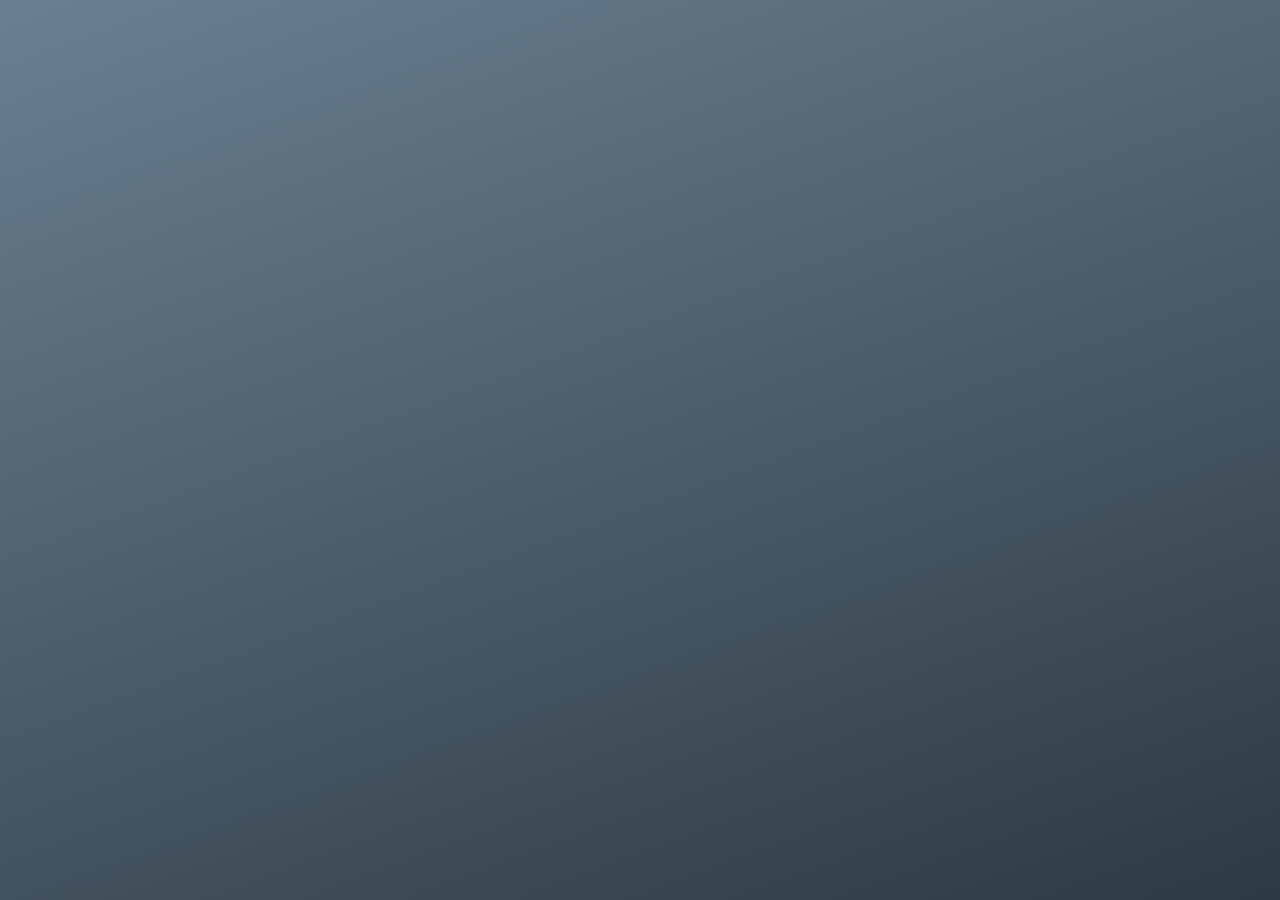
<file: cef-player/assets/bereza/index.html>
<!doctype html>
<html lang="uk">
<head>
<meta charset="utf-8">
<title>Bereza RP</title>
<meta name="viewport" content="width=device-width, initial-scale=1">
<link rel="stylesheet" href="style.css">
</head>
<body class="off">

<!-- ===== Екран входу ===== -->
<div id="auth" class="hidden">
  <div class="auth-bg"></div>
  <div class="auth-brand">
    <div class="logo">BEREZA<span>RP</span></div>
    <div class="auth-sub">українська рольова гра</div>
  </div>
</div>

<!-- ===== HUD ===== -->
<div id="hud" class="hidden">
  <div class="h-top">
    <div class="h-bars">
      <div class="h-bar hp"><i class="ic ic-heart"></i><b id="tHp">100%</b><div class="track"><div class="fill" id="bHp"></div></div></div>
      <div class="h-bar ar hidden" id="arRow"><i class="ic ic-shield"></i><b id="tAr">0%</b><div class="track"><div class="fill" id="bAr"></div></div></div>
      <div class="h-bar eat"><i class="ic ic-food"></i><b id="tEat">100%</b><div class="track"><div class="fill" id="bEat"></div></div></div>
    </div>
    <div class="h-weap" id="hWeap"><i class="gi" id="hWIco" style="--i:url(img/w_fist.svg)"></i><b id="hAmmo"></b></div>
  </div>
  <div class="h-money"><span id="hCash">0</span><i>$</i><div id="hDelta"></div></div>
  <div class="h-bank">банк <b id="hBank">$0</b></div>
  <div class="h-wanted hidden" id="hWanted"></div>
</div>

<div id="idCard" class="hidden">
  <div class="id-logo">B<span>RP</span></div>
  <div class="id-txt">
    <div class="id-row"><b class="id-badge">ID: <span id="hId">0</span></b><b class="id-lvl">LVL <span id="hLvl">1</span></b><b class="id-vip hidden" id="hVip">VIP</b></div>
    <div class="id-name" id="hName">—</div>
    <div class="id-time" id="hTime">00:00</div>
  </div>
</div>

<!-- ===== Чипи: GPS, зелена зона, робоча зміна ===== -->
<div id="chipGz" class="chip gz hidden">Зелена зона</div>
<div id="chipGps" class="chip gps hidden"><i class="ic ic-pin"></i><span id="chipGpsT"></span></div>
<div id="chipShift" class="chip shift hidden"><i class="ic ic-wrench"></i><div><b id="chipShiftJ"></b><small id="chipShiftN"></small></div></div>

<!-- ===== Спідометр ===== -->
<div id="speedo" class="hidden">
  <svg viewBox="0 0 200 200" class="gauge">
    <defs>
      <linearGradient id="gArc" x1="0" y1="1" x2="1" y2="0">
        <stop offset="0" stop-color="#2F6FED"/>
        <stop offset=".65" stop-color="#FFD60A"/>
        <stop offset="1" stop-color="#E5484D"/>
      </linearGradient>
    </defs>
    <path class="arc-bg" d="M 38 162 A 80 80 0 1 1 162 162"/>
    <path class="arc" id="spArc" d="M 38 162 A 80 80 0 1 1 162 162" stroke="url(#gArc)"/>
    <g id="spTicks"></g>
  </svg>
  <div class="sp-center">
    <div class="sp-num" id="spNum">0</div>
    <div class="sp-unit">км/год</div>
    <div class="sp-name" id="spName">—</div>
  </div>
  <div class="sp-side">
    <div class="sp-gauge"><i class="ic ic-fuel"></i><div class="vtrack"><div class="vfill" id="spFuel"></div></div></div>
    <div class="sp-gauge"><i class="ic ic-wrench"></i><div class="vtrack"><div class="vfill hpfill" id="spHp"></div></div></div>
  </div>
  <div class="sp-icons">
    <i class="ic ic-engine" id="sEng" title="Двигун"></i>
    <i class="ic ic-light" id="sLig" title="Фари"></i>
    <i class="ic ic-lock" id="sLock" title="Замок"></i>
    <i class="ic ic-belt" id="sBelt" title="Пасок"></i>
  </div>
</div>

<!-- ===== Діалог ===== -->
<div id="dlgWrap" class="hidden">
  <div class="dlg" id="dlg">
    <div class="dlg-head"><div class="dlg-title" id="dTitle"></div><button class="x" id="dX" aria-label="Закрити">×</button></div>
    <div class="dlg-body" id="dBody"></div>
    <div class="dlg-list hidden" id="dList"></div>
    <div class="dlg-input hidden" id="dInWrap">
      <input id="dIn" type="text" maxlength="127" autocomplete="off" spellcheck="false">
      <button class="eye hidden" id="dEye" type="button" aria-label="Показати пароль"><i class="ic ic-eye"></i></button>
    </div>
    <div class="dlg-btns">
      <button class="btn ghost" id="dB2"></button>
      <button class="btn primary" id="dB1"></button>
    </div>
  </div>
</div>

<!-- ===== Телефон ===== -->
<div id="phone" class="hidden">
  <div class="ph-frame">
    <div class="ph-screen">
      <div class="ph-status"><span id="pTime">00:00</span><span class="ph-notch"></span><span class="ph-net">LTE <i class="ic ic-bat"></i></span></div>
      <div class="ph-clock" id="pClock">00:00</div>
      <div class="ph-date" id="pDate">01.01.2026</div>
      <div class="ph-card">
        <div><small>Власник</small><b id="pName">—</b></div>
        <div><small>Номер</small><b id="pNum">—</b></div>
        <div><small>Рахунок</small><b id="pBank">$0</b></div>
      </div>
      <div class="ph-grid" id="pGrid"></div>
      <button class="ph-home" id="pHome" aria-label="Закрити"></button>
    </div>
  </div>
</div>

<!-- ===== Інвентар ===== -->
<div id="inv" class="hidden">
  <div class="iv-bg"></div>
  <div class="iv-l">
    <div class="iv-head"><button class="iv-x" id="iX" aria-label="Закрити"></button><h1>Інвентар</h1></div>
    <div class="iv-body">
      <div class="iv-eq" id="iEqL"></div>
      <div class="iv-char" id="iChar"><div class="iv-skin" id="iSkin"></div></div>
      <div class="iv-eq" id="iEqR"></div>
    </div>
    <div class="iv-stats">
      <div><small>Готівка</small><b id="iCash">$0</b></div>
      <div><small>Банк</small><b id="iBank">$0</b></div>
      <div class="w"><small>Вага речей</small><b><span id="iW">0</span> / 30 кг</b><div class="wbar"><i id="iWBar"></i></div></div>
    </div>
  </div>
  <div class="iv-sep"></div>
  <div class="iv-r">
    <div class="iv-cap">Ваші речі <span>(натисніть на предмет, щоб взаємодіяти)</span></div>
    <div class="iv-tabs" id="iTabs">
      <button data-t="all" class="on">Усе</button><button data-t="wear">Одяг</button><button data-t="docs">Документи</button><button data-t="more">Додатково</button>
    </div>
    <div class="iv-box"><div class="iv-grid" id="iGrid"></div></div>
    <div class="iv-hint">ESC — закрити · <a id="iList">старе меню</a></div>
  </div>
  <div class="iv-menu hidden" id="iMenu">
    <div class="m-head"><i class="gi" id="mIco"></i><div><b id="mName"></b><small id="mQ"></small></div></div>
    <p id="mDesc"></p>
    <button id="aUse">Використати</button><button id="aDrop">Викинути</button><button id="aGive">Передати</button>
  </div>
</div>

<div id="doc" class="hidden"></div>

<div id="toast"></div>

<script src="app.js"></script>
</body>
</html>
</file>
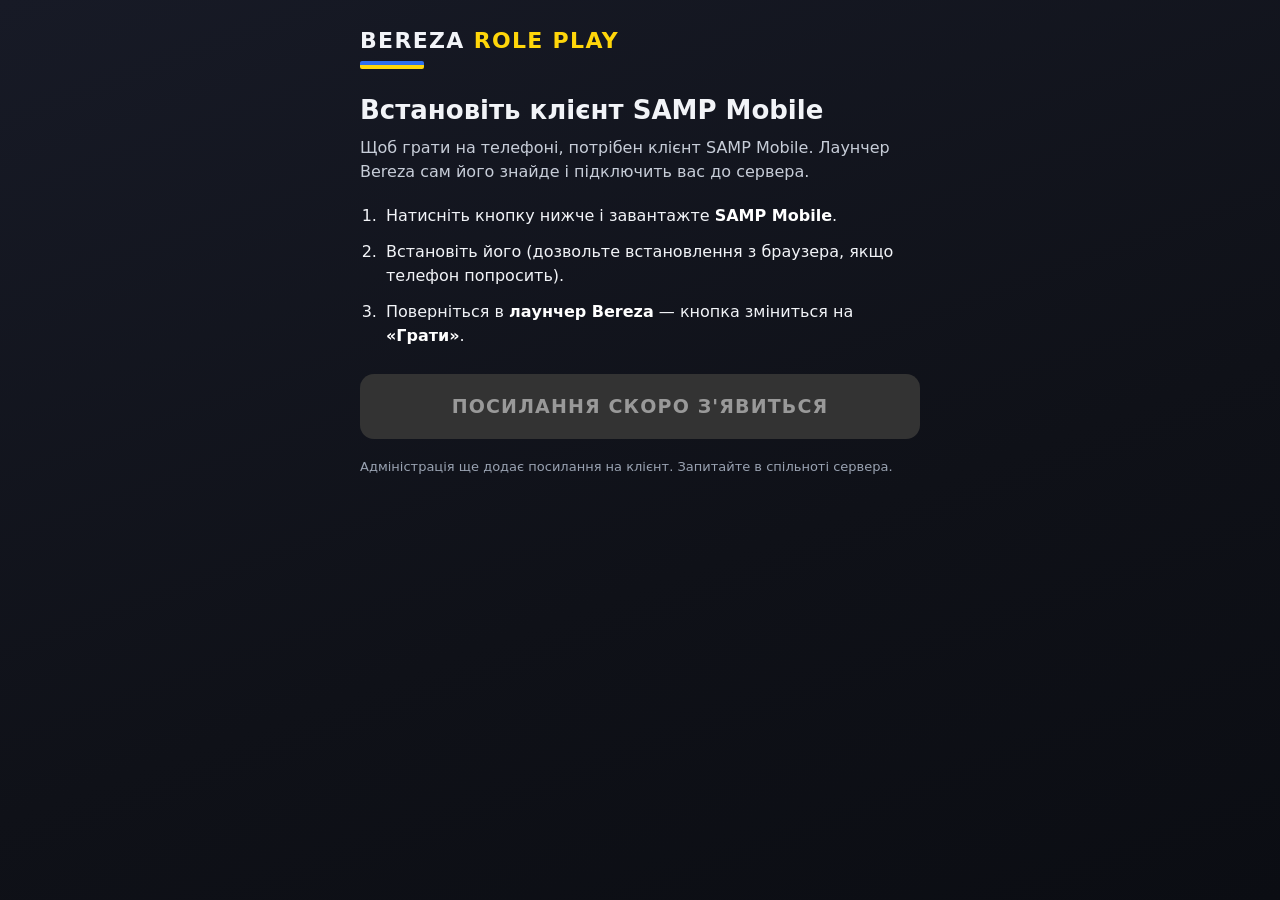
<file: launcher/client.html>
<!doctype html><html lang="uk"><head><meta charset="utf-8"><meta name="viewport" content="width=device-width,initial-scale=1">
<title>Bereza RP — клієнт для телефона</title>
<style>
:root{--y:#FFD60A;--b:#2F6FED}
*{box-sizing:border-box;margin:0;padding:0}
body{min-height:100vh;background:linear-gradient(160deg,#171A26,#0F1118 60%,#0B0D13);color:#F2F4F8;font:16px/1.5 system-ui,-apple-system,"Segoe UI",sans-serif;padding:28px 18px}
.w{max-width:560px;margin:0 auto}
.logo{font:800 22px system-ui;letter-spacing:.06em}.logo span{color:var(--y)}
.bar{width:64px;height:8px;margin-top:8px;background:linear-gradient(var(--b) 50%,var(--y) 50%);border-radius:2px}
h1{margin-top:26px;font-size:26px;line-height:1.2}
p{margin-top:10px;color:#C7CDD8}
ol{margin-top:20px;padding-left:22px;display:grid;gap:12px}
li{padding-left:4px}
li b{color:#fff}
.btn{display:block;margin-top:26px;padding:18px;border-radius:14px;text-align:center;font-weight:800;font-size:19px;text-transform:uppercase;letter-spacing:.06em;text-decoration:none;color:#14161C;background:linear-gradient(180deg,#FFE36E,var(--y) 45%,#F0B400)}
.btn.off{background:#333;color:#999;pointer-events:none}
.note{margin-top:18px;font-size:13px;color:#9AA3B2}
</style></head><body><div class="w">
<div class="logo">BEREZA <span>ROLE PLAY</span></div><div class="bar"></div>
<h1>Встановіть клієнт SAMP Mobile</h1>
<p>Щоб грати на телефоні, потрібен клієнт SAMP Mobile. Лаунчер Bereza сам його знайде і підключить вас до сервера.</p>
<ol>
<li>Натисніть кнопку нижче і завантажте <b>SAMP Mobile</b>.</li>
<li>Встановіть його (дозвольте встановлення з браузера, якщо телефон попросить).</li>
<li>Поверніться в <b>лаунчер Bereza</b> — кнопка зміниться на <b>«Грати»</b>.</li>
</ol>
<a class="btn" id="dl" href="#">Завантажити SAMP Mobile</a>
<p class="note" id="nt"></p>
</div>
<script>
// Посилання на клієнт (заповнює адміністрація сервера)
var CLIENT_URL = "";
var b=document.getElementById("dl");
if(CLIENT_URL){ b.href=CLIENT_URL; } else { b.className="btn off"; b.textContent="Посилання скоро з'явиться"; document.getElementById("nt").textContent="Адміністрація ще додає посилання на клієнт. Запитайте в спільноті сервера."; }
</script></body></html>
</file>
<file: ua/style.css>
@font-face { font-family: "Manrope"; src: url("fonts/Manrope.ttf") format("truetype"); font-weight: 200 800; }
@font-face { font-family: "Oswald"; src: url("fonts/Oswald.ttf") format("truetype"); font-weight: 200 700; }
@font-face { font-family: "Unbounded"; src: url("fonts/Unbounded.ttf") format("truetype"); font-weight: 200 900; }

:root {
  --bg: rgba(13, 16, 22, .84);
  --bg-solid: #0E1117;
  --bg2: rgba(255, 255, 255, .06);
  --line: rgba(255, 255, 255, .09);
  --text: #F2F4F8;
  --muted: #9AA3B2;
  --yellow: #FFD60A;
  --blue: #2F6FED;
  --green: #2ECC71;
  --red: #E5484D;
  --orange: #FF9F1C;
  --r: 1.4vh;
  --shadow: 0 1.2vh 4vh rgba(0, 0, 0, .45);
}

* { box-sizing: border-box; margin: 0; padding: 0; }
html, body { width: 100%; height: 100%; overflow: hidden; background: transparent; }
body {
  font-family: "Manrope", "Segoe UI", sans-serif;
  color: var(--text);
  font-size: 1.6vh;
  user-select: none;
  -webkit-font-smoothing: antialiased;
}
body.off > *:not(script) { display: none !important; }
.hidden { display: none !important; }
button { font: inherit; color: inherit; border: 0; background: none; cursor: pointer; }
small { color: var(--muted); }

/* ---------------- іконки (маски SVG) ---------------- */
.ic { display: inline-block; width: 1em; height: 1em; background: currentColor; flex: none;
  -webkit-mask: var(--m) center / contain no-repeat; mask: var(--m) center / contain no-repeat; }
.ic-bank   { --m: url("data:image/svg+xml,%3Csvg xmlns='http://www.w3.org/2000/svg' viewBox='0 0 24 24' fill='none' stroke='black' stroke-width='2' stroke-linecap='round' stroke-linejoin='round'%3E%3Cpath d='M3 10l9-6 9 6'/%3E%3Cpath d='M5 10v8M10 10v8M14 10v8M19 10v8M3 21h18'/%3E%3C/svg%3E"); }
.ic-heart  { --m: url("data:image/svg+xml,%3Csvg xmlns='http://www.w3.org/2000/svg' viewBox='0 0 24 24'%3E%3Cpath d='M12 21s-8-5.2-8-11a4.5 4.5 0 0 1 8-2.8A4.5 4.5 0 0 1 20 10c0 5.8-8 11-8 11z'/%3E%3C/svg%3E"); }
.ic-shield { --m: url("data:image/svg+xml,%3Csvg xmlns='http://www.w3.org/2000/svg' viewBox='0 0 24 24'%3E%3Cpath d='M12 2l8 3v6c0 5-3.4 9.4-8 11-4.6-1.6-8-6-8-11V5z'/%3E%3C/svg%3E"); }
.ic-food   { --m: url("data:image/svg+xml,%3Csvg xmlns='http://www.w3.org/2000/svg' viewBox='0 0 24 24' fill='none' stroke='black' stroke-width='2.2' stroke-linecap='round'%3E%3Cpath d='M7 3v8a2 2 0 0 0 4 0V3M9 11v10M16 3c-2 1.5-2.5 4-2.5 7h3v11'/%3E%3C/svg%3E"); }
.ic-arm    { --m: url("data:image/svg+xml,%3Csvg xmlns='http://www.w3.org/2000/svg' viewBox='0 0 24 24' fill='none' stroke='black' stroke-width='2.4' stroke-linecap='round'%3E%3Cpath d='M6 7v10M18 7v10M3 10v4M21 10v4M6 12h12'/%3E%3C/svg%3E"); }
.ic-fuel   { --m: url("data:image/svg+xml,%3Csvg xmlns='http://www.w3.org/2000/svg' viewBox='0 0 24 24' fill='none' stroke='black' stroke-width='2' stroke-linejoin='round'%3E%3Cpath d='M4 21V5a2 2 0 0 1 2-2h6a2 2 0 0 1 2 2v16zM3 21h12M4 10h10M14 8l3 2v7a1.5 1.5 0 0 0 3 0V8l-3-3'/%3E%3C/svg%3E"); }
.ic-wrench { --m: url("data:image/svg+xml,%3Csvg xmlns='http://www.w3.org/2000/svg' viewBox='0 0 24 24' fill='none' stroke='black' stroke-width='2.2' stroke-linecap='round' stroke-linejoin='round'%3E%3Cpath d='M14.7 6.3a4 4 0 0 0 5 5L21 13l-8 8-3-3 8-8M14.7 6.3L13 4.5a5 5 0 0 0-7 7l1.8 1.7'/%3E%3C/svg%3E"); }
.ic-engine { --m: url("data:image/svg+xml,%3Csvg xmlns='http://www.w3.org/2000/svg' viewBox='0 0 24 24' fill='none' stroke='black' stroke-width='2' stroke-linejoin='round'%3E%3Cpath d='M7 8h7l2 3h3v6h-3l-2 2H8l-2-2H3v-6h2zM9 5h4M11 5v3M21 11v6'/%3E%3C/svg%3E"); }
.ic-light  { --m: url("data:image/svg+xml,%3Csvg xmlns='http://www.w3.org/2000/svg' viewBox='0 0 24 24' fill='none' stroke='black' stroke-width='2' stroke-linecap='round'%3E%3Cpath d='M10 5C5 5 3 8.5 3 12s2 7 7 7c1.5 0 2-1.5 2-7s-.5-7-2-7zM15 7h6M15 12h6M15 17h6'/%3E%3C/svg%3E"); }
.ic-lock   { --m: url("data:image/svg+xml,%3Csvg xmlns='http://www.w3.org/2000/svg' viewBox='0 0 24 24' fill='none' stroke='black' stroke-width='2.2'%3E%3Crect x='4' y='11' width='16' height='10' rx='2'/%3E%3Cpath d='M8 11V7a4 4 0 0 1 8 0v4'/%3E%3C/svg%3E"); }
.ic-belt   { --m: url("data:image/svg+xml,%3Csvg xmlns='http://www.w3.org/2000/svg' viewBox='0 0 24 24' fill='none' stroke='black' stroke-width='2' stroke-linecap='round'%3E%3Ccircle cx='12' cy='4.5' r='2.5'/%3E%3Cpath d='M8 21v-7l-2-4 3-2h6l3 2-2 4v7M7 9l10 9'/%3E%3C/svg%3E"); }
.ic-eye    { --m: url("data:image/svg+xml,%3Csvg xmlns='http://www.w3.org/2000/svg' viewBox='0 0 24 24' fill='none' stroke='black' stroke-width='2'%3E%3Cpath d='M2 12s3.5-7 10-7 10 7 10 7-3.5 7-10 7S2 12 2 12z'/%3E%3Ccircle cx='12' cy='12' r='3'/%3E%3C/svg%3E"); }
.ic-bat    { --m: url("data:image/svg+xml,%3Csvg xmlns='http://www.w3.org/2000/svg' viewBox='0 0 24 24'%3E%3Cpath d='M3 7h16a1 1 0 0 1 1 1v8a1 1 0 0 1-1 1H3a1 1 0 0 1-1-1V8a1 1 0 0 1 1-1zm19 3h1v4h-1z'/%3E%3C/svg%3E"); }

/* ---------------- спільне ---------------- */
.panel { background: var(--bg); border: 1px solid var(--line); border-radius: var(--r); box-shadow: var(--shadow); backdrop-filter: blur(1.2vh); }
.x { width: 3.4vh; height: 3.4vh; border-radius: 50%; font-size: 2.6vh; line-height: 3.2vh; color: var(--muted); background: var(--bg2); transition: .15s; }
.x:hover { color: var(--text); background: rgba(229, 72, 77, .85); }
.btn { height: 4.6vh; padding: 0 2.6vh; border-radius: 1vh; font-weight: 700; font-size: 1.6vh; letter-spacing: .02em; transition: transform .1s, filter .15s, background .15s; }
.btn:active { transform: scale(.97); }
.btn.primary { background: var(--yellow); color: #14161C; }
.btn.primary:hover { filter: brightness(1.08); }
.btn.ghost { background: var(--bg2); color: var(--text); }
.btn.ghost:hover { background: rgba(255, 255, 255, .12); }
@keyframes pop { from { opacity: 0; transform: translateY(1.2vh) scale(.98); } to { opacity: 1; transform: none; } }
@keyframes fade { from { opacity: 0; } to { opacity: 1; } }

/* ---------------- вхід ---------------- */
#auth { position: fixed; inset: 0; animation: fade .4s; }
.auth-bg { position: absolute; inset: 0;
  background: radial-gradient(120vh 80vh at 15% 10%, rgba(47, 111, 237, .35), transparent 60%),
              radial-gradient(100vh 70vh at 90% 100%, rgba(255, 214, 10, .22), transparent 60%),
              rgba(8, 10, 14, .78); }
.auth-brand { position: absolute; left: 7vw; top: 9vh; }
.logo { font-family: "Unbounded", sans-serif; font-weight: 800; font-size: 6.4vh; letter-spacing: .02em; line-height: 1; }
.logo span { color: var(--yellow); margin-left: .25em; }
.auth-sub { margin-top: 1.4vh; color: var(--muted); font-size: 1.8vh; letter-spacing: .3em; text-transform: uppercase; }
.auth-sub::before { content: ""; display: inline-block; width: 2.6vh; height: 1.6vh; margin-right: 1.2vh; vertical-align: -.2vh; border-radius: .3vh;
  background: linear-gradient(var(--blue) 50%, var(--yellow) 50%); }
body.authmode #dlgWrap { background: none; }
body.authmode .dlg { width: 52vh; }

/* ---------------- HUD ---------------- */
#hud { position: fixed; right: 2.2vw; top: 3vh; width: 30vh; display: flex; flex-direction: column; align-items: flex-end; gap: .9vh; animation: fade .3s; }
.hud-money { position: relative; text-align: right; }
.cash { font-family: "Unbounded", sans-serif; font-weight: 700; font-size: 3vh; color: #7CF2A6; text-shadow: 0 .2vh .8vh rgba(0, 0, 0, .7); letter-spacing: .01em; }
.bank { display: flex; align-items: center; justify-content: flex-end; gap: .6vh; color: var(--text); font-weight: 600; font-size: 1.5vh; opacity: .85; text-shadow: 0 .1vh .5vh #000; }
#hDelta { position: absolute; right: 0; top: -3vh; font-family: "Unbounded", sans-serif; font-weight: 700; font-size: 2.1vh; opacity: 0; text-shadow: 0 .2vh .6vh #000; }
#hDelta.show { animation: delta 2.6s ease forwards; }
#hDelta.plus { color: var(--green); }
#hDelta.minus { color: var(--red); }
@keyframes delta { 0% { opacity: 0; transform: translateY(1vh); } 12% { opacity: 1; transform: none; } 80% { opacity: 1; } 100% { opacity: 0; transform: translateY(-1vh); } }
.hud-row { display: flex; gap: .6vh; }
.pill { height: 3vh; padding: 0 1.1vh; display: flex; align-items: center; gap: .5vh; border-radius: 1.5vh; background: var(--bg); border: 1px solid var(--line); font-weight: 700; font-size: 1.4vh; }
.pill small { font-weight: 600; font-size: 1.1vh; }
.pill.lvl span { color: var(--yellow); }
.pill.vip { background: linear-gradient(135deg, #FFD60A, #FF9F1C); color: #1A1300; border: 0; letter-spacing: .08em; }
.pill.id b { color: var(--muted); font-weight: 700; }
.hud-bars { width: 22vh; display: flex; flex-direction: column; gap: .55vh; padding: 1vh 1.2vh; border-radius: 1.2vh; background: var(--bg); border: 1px solid var(--line); }
.bar { display: flex; align-items: center; gap: .9vh; font-size: 1.4vh; }
.bar .track { flex: 1; height: .65vh; border-radius: .4vh; background: rgba(255, 255, 255, .1); overflow: hidden; }
.bar .fill { height: 100%; width: 0; border-radius: inherit; transition: width .4s ease; }
.bar.hp { color: #FF6B6F; } .bar.hp .fill { background: #FF6B6F; }
.bar.ar { color: #8FB4FF; } .bar.ar .fill { background: #8FB4FF; }
.bar.eat { color: var(--orange); } .bar.eat .fill { background: var(--orange); }
.bar.eat.low .fill { background: var(--red); animation: blink 1s infinite; }
.bar.str { color: #C9A4FF; } .bar.str .fill { background: #C9A4FF; }
@keyframes blink { 50% { opacity: .35; } }
.wanted { display: flex; gap: .3vh; font-size: 2vh; color: var(--yellow); text-shadow: 0 .1vh .4vh #000; }

/* ---------------- спідометр ---------------- */
#speedo { position: fixed; right: 2.2vw; bottom: 4vh; width: 30vh; height: 26vh; animation: pop .35s; }
#speedo::before { content: ""; position: absolute; left: 1vh; right: 3vh; top: 0; bottom: 0; border-radius: 50%;
  background: radial-gradient(circle at 50% 45%, rgba(13, 16, 22, .82) 55%, rgba(13, 16, 22, 0) 71%); }
.gauge { position: absolute; left: 1vh; top: 0; width: 24vh; height: 24vh; overflow: visible; }
.arc-bg, .arc { fill: none; stroke-width: 11; stroke-linecap: round; }
.arc-bg { stroke: rgba(255, 255, 255, .08); }
.arc { transition: stroke-dashoffset .25s linear; filter: drop-shadow(0 0 4px rgba(255, 214, 10, .25)); }
#spTicks line { stroke: rgba(255, 255, 255, .3); stroke-width: 2; stroke-linecap: round; }
#spTicks text { fill: rgba(255, 255, 255, .45); font: 700 9px "Manrope", sans-serif; text-anchor: middle; }
.sp-center { position: absolute; left: 1vh; top: 7.4vh; width: 24vh; text-align: center; }
.sp-num { font-family: "Unbounded", sans-serif; font-weight: 700; font-size: 4.8vh; line-height: 1; font-variant-numeric: tabular-nums; }
.sp-num.fast { color: var(--red); }
.sp-unit { margin-top: .4vh; color: var(--muted); font-size: 1.2vh; font-weight: 700; letter-spacing: .2em; text-transform: uppercase; }
.sp-name { margin-top: 2.2vh; font-weight: 800; font-size: 1.4vh; letter-spacing: .14em; color: var(--yellow); text-transform: uppercase; white-space: nowrap; overflow: hidden; text-overflow: ellipsis; padding: 0 3vh; }
.sp-side { position: absolute; right: 0; top: 4.2vh; display: flex; gap: .9vh; }
.sp-gauge { display: flex; flex-direction: column; align-items: center; gap: .6vh; font-size: 1.5vh; color: var(--muted); }
.vtrack { width: .8vh; height: 12vh; border-radius: .5vh; background: rgba(255, 255, 255, .1); display: flex; align-items: flex-end; overflow: hidden; }
.vfill { width: 100%; height: 0; background: var(--orange); border-radius: inherit; transition: height .4s; }
.vfill.hpfill { background: var(--green); }
.vfill.low { background: var(--red) !important; animation: blink 1s infinite; }
.sp-icons { position: absolute; left: 1vh; width: 24vh; bottom: 0; display: flex; justify-content: center; gap: 1.6vh; font-size: 2vh; }
.sp-icons .ic { color: rgba(255, 255, 255, .22); transition: color .2s; }
.sp-icons .ic.on { color: var(--green); }
#sLig.on { color: var(--yellow); }
#sLock.on { color: var(--red); }
#speedo.bike .sp-side, #speedo.bike .sp-icons { display: none; }

/* ---------------- діалог ---------------- */
#dlgWrap { position: fixed; inset: 0; display: flex; align-items: center; justify-content: center; background: rgba(0, 0, 0, .25); }
.dlg { width: 60vh; max-height: 82vh; display: flex; flex-direction: column; background: var(--bg-solid); border: 1px solid var(--line); border-radius: 1.8vh; box-shadow: 0 2vh 7vh rgba(0, 0, 0, .6); animation: pop .22s ease; overflow: hidden; }
.dlg.wide { width: 84vh; }
.dlg-head { display: flex; align-items: center; gap: 1.2vh; padding: 2vh 2.2vh 1.4vh; }
.dlg-head::before { content: ""; width: .5vh; height: 2.6vh; border-radius: .3vh; background: var(--yellow); flex: none; }
.dlg-title { flex: 1; font-family: "Unbounded", sans-serif; font-weight: 700; font-size: 2vh; line-height: 1.25; }
.dlg-body { padding: 0 2.4vh 1.6vh; color: #D7DCE5; line-height: 1.55; font-size: 1.7vh; white-space: pre-wrap; word-wrap: break-word; overflow-y: auto; max-height: 52vh; }
.dlg-body:empty { display: none; }
.dlg-list { margin: 0 1.4vh 1.2vh; padding: .4vh; overflow-y: auto; max-height: 56vh; border-radius: 1.2vh; background: rgba(255, 255, 255, .03); }
.dlg-list .row { display: flex; gap: 1.6vh; align-items: center; min-height: 4.4vh; padding: .8vh 1.4vh; border-radius: .9vh; font-size: 1.65vh; line-height: 1.35; cursor: pointer; transition: background .1s; }
.dlg-list .row:hover { background: rgba(255, 255, 255, .06); }
.dlg-list .row.sel { background: rgba(255, 214, 10, .14); box-shadow: inset .35vh 0 0 var(--yellow); }
.dlg-list .row.head { cursor: default; min-height: 3.4vh; color: var(--muted); font-size: 1.3vh; font-weight: 800; letter-spacing: .08em; text-transform: uppercase; background: none !important; box-shadow: none; }
.dlg-list .dcol { flex: 1 1 0; min-width: 0; }
.dlg-list .dcol:first-child { flex: 1.6 1 0; }
.dlg-input { position: relative; margin: 0 2.2vh 1.6vh; }
.dlg-input input { width: 100%; height: 5.4vh; padding: 0 5vh 0 1.8vh; border-radius: 1.1vh; border: 1px solid var(--line); background: rgba(255, 255, 255, .05); color: var(--text); font: 600 1.8vh "Manrope", sans-serif; outline: none; transition: border .15s, background .15s; }
.dlg-input input:focus { border-color: var(--yellow); background: rgba(255, 255, 255, .08); }
.eye { position: absolute; right: 1.2vh; top: 50%; transform: translateY(-50%); font-size: 2vh; color: var(--muted); }
.eye.on { color: var(--yellow); }
.dlg-btns { display: flex; justify-content: flex-end; gap: 1vh; padding: 1.4vh 2.2vh 2.2vh; border-top: 1px solid var(--line); }
.dlg-btns .btn { min-width: 14vh; }

/* ---------------- телефон ---------------- */
#phone { position: fixed; right: 4vw; bottom: 5vh; animation: pop .3s ease; }
.ph-frame { width: 38vh; height: 76vh; padding: 1.1vh; border-radius: 5.2vh; background: #0A0B0E; box-shadow: 0 0 0 .3vh #23262E, var(--shadow); }
.ph-screen { position: relative; width: 100%; height: 100%; border-radius: 4.2vh; overflow: hidden; padding: 1.6vh 2vh 0;
  background: radial-gradient(60vh 40vh at 0% 0%, #2B4FBF 0%, transparent 60%), radial-gradient(50vh 40vh at 100% 100%, #C48A00 0%, transparent 60%), #10142A; }
.ph-status { display: flex; align-items: center; justify-content: space-between; font-weight: 800; font-size: 1.35vh; }
.ph-notch { width: 9vh; height: 2.6vh; border-radius: 1.4vh; background: #000; }
.ph-net { display: flex; align-items: center; gap: .5vh; }
.ph-net .ic { font-size: 1.8vh; }
.ph-clock { margin-top: 2.6vh; text-align: center; font-family: "Unbounded", sans-serif; font-weight: 600; font-size: 7vh; line-height: 1; letter-spacing: -.01em; }
.ph-date { text-align: center; margin-top: .6vh; font-weight: 700; font-size: 1.5vh; color: rgba(255, 255, 255, .7); }
.ph-card { margin: 2.2vh 0 2vh; padding: 1.2vh 1.4vh; display: grid; grid-template-columns: 1.4fr 1fr 1fr; gap: 1vh; border-radius: 1.8vh; background: rgba(255, 255, 255, .1); backdrop-filter: blur(1vh); }
.ph-card div { display: flex; flex-direction: column; gap: .2vh; min-width: 0; }
.ph-card small { font-size: 1.05vh; font-weight: 700; color: rgba(255, 255, 255, .6); text-transform: uppercase; letter-spacing: .06em; }
.ph-card b { font-size: 1.4vh; white-space: nowrap; overflow: hidden; text-overflow: ellipsis; }
.ph-grid { display: grid; grid-template-columns: repeat(3, 1fr); row-gap: 1.8vh; }
.app { display: flex; flex-direction: column; align-items: center; gap: .6vh; font-size: 1.2vh; font-weight: 700; text-align: center; transition: transform .12s; }
.app:hover { transform: translateY(-.3vh); }
.app:active { transform: scale(.94); }
.app .tile { width: 6.4vh; height: 6.4vh; border-radius: 1.9vh; display: grid; place-items: center; font-size: 3vh; color: #fff; box-shadow: 0 .6vh 1.4vh rgba(0, 0, 0, .3), inset 0 .1vh 0 rgba(255, 255, 255, .25); }
.ph-home { position: absolute; left: 50%; bottom: 1.2vh; width: 14vh; height: 3vh; transform: translateX(-50%); }
.ph-home::after { content: ""; position: absolute; left: 0; right: 0; top: 1.2vh; height: .55vh; border-radius: .3vh; background: rgba(255, 255, 255, .85); }

/* ---------------- інвентар ---------------- */

/* ---------------- тост ---------------- */
#toast { position: fixed; left: 50%; top: 8vh; transform: translateX(-50%); padding: 1.2vh 2.4vh; border-radius: 1.2vh; background: var(--bg-solid); border: 1px solid var(--line); font-weight: 700; opacity: 0; pointer-events: none; transition: opacity .25s; }
#toast.show { opacity: 1; }

/* перегляд у звичайному браузері (не в грі) */
html.preview body { background: linear-gradient(160deg,#6b7f8f,#2c3a44); }
body.phone-open #hud, body.phone-open #speedo { opacity: 0; transition: opacity .2s; }

/* ---------------- документи ---------------- */
#doc { position: fixed; left: 50%; top: 18vh; transform: translateX(-50%); width: 58vh; border-radius: 1.8vh; overflow: hidden; background: #F3EFE6; color: #1B1F27; box-shadow: var(--shadow); animation: pop .25s ease; }
.doc-head { display: flex; align-items: baseline; justify-content: space-between; padding: 1.6vh 2vh 1.3vh; color: #fff; border-bottom: .45vh solid var(--yellow); }
.doc-head.pass { background: #1F4FB6; } .doc-head.lic { background: #1E8E4E; }
.doc-head b { font-family: "Unbounded", sans-serif; font-size: 2.2vh; letter-spacing: .04em; }
.doc-head span { font-size: 1.2vh; font-weight: 800; letter-spacing: .12em; opacity: .85; }
.doc-body { display: flex; gap: 2vh; padding: 2vh; }
.doc-body.col { flex-direction: column; gap: 1.2vh; }
.doc-photo { width: 11vh; height: 14vh; flex: none; border-radius: 1vh; display: grid; place-items: center; background: linear-gradient(160deg, #DCE3EE, #B9C4D6); font-family: "Unbounded", sans-serif; font-size: 3.6vh; color: #1F4FB6; }
.doc-fields { flex: 1; display: flex; flex-direction: column; gap: 1vh; }
.doc-fields.right { flex: none; text-align: right; }
.fld small { display: block; color: #3F64C8; font-size: 1.1vh; font-weight: 800; text-transform: uppercase; letter-spacing: .06em; }
.fld b { font-size: 1.7vh; }
.doc-mrz { padding: 0 2vh 1.8vh; font: 600 1.4vh monospace; color: #6B7280; letter-spacing: .12em; white-space: nowrap; overflow: hidden; }
.lic-row { display: flex; justify-content: space-between; padding: 1.1vh 1.4vh; border-radius: 1vh; background: rgba(0, 0, 0, .05); font-weight: 700; font-size: 1.6vh; }
.lic-row .ok { color: #1E8E4E; } .lic-row .no { color: #C62828; }

.ic-pin { --m: url("data:image/svg+xml,%3Csvg xmlns='http://www.w3.org/2000/svg' viewBox='0 0 24 24'%3E%3Cpath d='M12 2a7 7 0 0 0-7 7c0 5.2 7 13 7 13s7-7.8 7-13a7 7 0 0 0-7-7zm0 9.5A2.5 2.5 0 1 1 12 6.5a2.5 2.5 0 0 1 0 5z'/%3E%3C/svg%3E"); }
.weap { display: flex; align-items: center; gap: 1vh; height: 3.4vh; padding: 0 1.3vh; border-radius: 1.7vh; background: var(--bg); border: 1px solid var(--line); font-weight: 700; font-size: 1.45vh; }
.weap b { font-family: "Unbounded", sans-serif; color: var(--yellow); font-size: 1.4vh; }


/* іконки (game-icons.net, CC BY 3.0) */
.gi { display: inline-block; flex: none; width: 1em; height: 1em; background: linear-gradient(170deg, #FFFFFF 0%, #D6D6D6 55%, #A9A9A9 100%);
  -webkit-mask: var(--i) center / contain no-repeat; mask: var(--i) center / contain no-repeat; filter: drop-shadow(0 .3vh .4vh rgba(0, 0, 0, .6)); }
.ic-pin { --m: url("data:image/svg+xml,%3Csvg xmlns='http://www.w3.org/2000/svg' viewBox='0 0 24 24'%3E%3Cpath d='M12 2a7 7 0 0 0-7 7c0 5.2 7 13 7 13s7-7.8 7-13a7 7 0 0 0-7-7zm0 9.5A2.5 2.5 0 1 1 12 6.5a2.5 2.5 0 0 1 0 5z'/%3E%3C/svg%3E"); }
.cond { font-family: "Oswald", sans-serif; }

/* ================= HUD v3 ================= */
#hud { top: 2.4vh; right: 1.6vw; width: auto; gap: .8vh; font-family: "Oswald", sans-serif; }
.h-top { display: flex; align-items: flex-start; gap: 1.2vh; }
.h-bars { display: flex; flex-direction: column; gap: .7vh; padding-top: .4vh; }
.h-bar { display: flex; align-items: center; gap: .7vh; font-size: 1.9vh; text-shadow: 0 .15vh .4vh rgba(0, 0, 0, .8); }
.h-bar b { width: 5.4vh; font-weight: 600; font-size: 2vh; }
.h-bar .track { width: 21vh; height: 1.5vh; border-radius: .8vh; background: rgba(0, 0, 0, .55); box-shadow: inset 0 0 0 1px rgba(255, 255, 255, .06); overflow: hidden; }
.h-bar .fill { height: 100%; width: 0; border-radius: inherit; transition: width .4s; }
.h-bar.hp { color: #FF4B55; } .h-bar.hp .fill { background: linear-gradient(90deg, #C81E2B, #FF4B55); }
.h-bar.ar { color: #9FB8FF; } .h-bar.ar .fill { background: linear-gradient(90deg, #4A6FD8, #9FB8FF); }
.h-bar.eat { color: #FFB13B; } .h-bar.eat .fill { background: linear-gradient(90deg, #D9831A, #FFB13B); }
.h-bar.eat.low .fill { background: #FF4B55; animation: blink 1s infinite; }
.h-bar b { color: #fff; }
.h-weap { position: relative; width: 8.4vh; height: 8.4vh; border-radius: 1.6vh; display: grid; place-items: center; background: rgba(40, 40, 44, .82); box-shadow: inset 0 0 0 1px rgba(255, 255, 255, .08), 0 .6vh 1.6vh rgba(0, 0, 0, .35); }
.h-weap .gi { font-size: 5.2vh; }
.h-weap b { position: absolute; right: .7vh; bottom: .3vh; font-size: 1.7vh; font-weight: 600; text-shadow: 0 .1vh .3vh #000; }
.h-money { position: relative; display: flex; align-items: stretch; height: 5.4vh; border-radius: 2.7vh; overflow: visible; background: rgba(40, 40, 44, .85); box-shadow: inset 0 0 0 1px rgba(255, 255, 255, .08); }
.h-money span { display: flex; align-items: center; padding: 0 1.8vh 0 2.4vh; font-size: 2.6vh; font-weight: 500; letter-spacing: .03em; }
.h-money i { display: grid; place-items: center; width: 5.4vh; border-radius: 0 2.7vh 2.7vh 0; background: rgba(255, 255, 255, .1); font-style: normal; font-size: 2.6vh; font-weight: 600; color: #7CF2A6; }
#hDelta { position: absolute; right: 6.6vh; top: 100%; margin-top: .4vh; font-size: 2.2vh; font-weight: 600; opacity: 0; text-shadow: 0 .2vh .5vh #000; white-space: nowrap; }
.h-bank { font-size: 1.7vh; color: rgba(255, 255, 255, .75); text-shadow: 0 .1vh .4vh #000; margin-right: 1vh; }
.h-bank b { color: #fff; font-weight: 500; }
.h-wanted { font-size: 2.2vh; color: var(--yellow); text-shadow: 0 .1vh .4vh #000; letter-spacing: .1em; }

#idCard { position: fixed; right: 1.6vw; bottom: 2vh; display: flex; align-items: center; gap: 1.2vh; font-family: "Oswald", sans-serif; text-shadow: 0 .15vh .4vh rgba(0, 0, 0, .8); transition: bottom .3s; }
body.driving #idCard { bottom: 31vh; }
.id-logo { font-family: "Unbounded", sans-serif; font-weight: 900; font-size: 4vh; line-height: 1; color: #fff; }
.id-logo span { display: block; font-size: 1.6vh; color: var(--yellow); text-align: center; }
.id-row { display: flex; gap: .6vh; }
.id-badge { padding: .2vh 1vh; border-radius: .5vh; background: var(--yellow); color: #151515; font-size: 1.7vh; font-weight: 600; text-shadow: none; }
.id-lvl, .id-vip { padding: .2vh .8vh; border-radius: .5vh; background: rgba(40, 40, 44, .85); font-size: 1.6vh; font-weight: 500; }
.id-vip { background: linear-gradient(135deg, #FFD60A, #FF9F1C); color: #1A1300; text-shadow: none; }
.id-name { margin-top: .3vh; font-size: 2vh; font-weight: 500; }
.id-time { font-size: 1.6vh; color: rgba(255, 255, 255, .75); }

.chip { position: fixed; display: flex; align-items: center; gap: 1vh; padding: .9vh 1.6vh; border-radius: 1.2vh; background: rgba(28, 28, 32, .85); font-family: "Oswald", sans-serif; font-size: 1.9vh; font-weight: 500; box-shadow: 0 .6vh 1.6vh rgba(0, 0, 0, .3); animation: pop .25s; }
.chip.gz { left: 1.6vw; top: 42vh; padding: 1.1vh 2.4vh; background: linear-gradient(180deg, #33C25B, #229544); text-transform: uppercase; letter-spacing: .04em; font-size: 2.2vh; font-weight: 600; }
.chip.gps { left: 50%; bottom: 3vh; transform: translateX(-50%); }
.chip.gps .ic { color: #FF4B55; font-size: 2vh; }
.chip.shift { left: 1.6vw; top: 49vh; }
.chip.shift .ic { color: var(--yellow); font-size: 2.2vh; }
.chip.shift div { display: flex; flex-direction: column; line-height: 1.15; }
.chip.shift small { font-size: 1.5vh; font-weight: 400; color: rgba(255, 255, 255, .7); }
body.authmode .chip, body.authmode #idCard { display: none; }
body.phone-open #idCard, body.inv-open #hud, body.inv-open #speedo, body.inv-open .chip, body.inv-open #idCard { opacity: 0; }

/* ================= ІНВЕНТАР v3 ================= */
#inv { position: fixed; inset: 0; display: flex; font-family: "Oswald", sans-serif; animation: fade .2s; --cell: #2B2B2F; --cell2: #34343A; }
.iv-bg { position: absolute; inset: 0; background:
    linear-gradient(115deg, transparent 0 9%, rgba(255, 255, 255, .025) 9% 13%, transparent 13% 100%),
    linear-gradient(115deg, transparent 0 58%, rgba(255, 255, 255, .02) 58% 64%, transparent 64% 100%),
    radial-gradient(120vh 80vh at 20% 40%, #26262B, #141416); }
.iv-l, .iv-r, .iv-sep { position: relative; z-index: 1; }
.iv-l { width: 39vw; display: flex; flex-direction: column; padding: 4vh 2vw 3vh 3vw; }
.iv-head { display: flex; align-items: center; gap: 3vw; height: 7vh; }
.iv-x { position: relative; width: 5vh; height: 5vh; }
.iv-x::before, .iv-x::after { content: ""; position: absolute; left: -.3vh; right: -.3vh; top: 50%; height: .55vh; margin-top: -.27vh; border-radius: .3vh; background: #fff; transform: rotate(45deg); }
.iv-x::after { transform: rotate(-45deg); }
.iv-x:hover::before, .iv-x:hover::after { background: var(--red); }
.iv-head h1 { font-size: 5.4vh; font-weight: 600; text-transform: uppercase; letter-spacing: .01em; }
.iv-body { flex: 1; display: flex; align-items: center; gap: 1.6vh; margin-top: 2vh; min-height: 0; }
.iv-eq { display: flex; flex-direction: column; gap: 1.5vh; }
.eq { position: relative; width: 10vh; height: 10vh; border-radius: 1vh; background: linear-gradient(180deg, #3A3A40, #2B2B30); box-shadow: inset 0 0 0 1px rgba(255, 255, 255, .07), 0 .5vh 1vh rgba(0, 0, 0, .35); display: grid; place-items: center; }
.eq .gi { font-size: 5.6vh; }
.eq.off .gi { opacity: .18; }
.eq.click { cursor: pointer; } .eq.click:hover { box-shadow: inset 0 0 0 1px rgba(255, 214, 10, .6); }
.eq small { position: absolute; left: 0; right: 0; bottom: .4vh; text-align: center; font-size: 1.15vh; color: rgba(255, 255, 255, .45); text-transform: uppercase; letter-spacing: .04em; }
.iv-char { position: relative; flex: 1; align-self: stretch; }
.iv-sil { position: absolute; left: 50%; top: 4%; height: 88%; transform: translateX(-50%); filter: drop-shadow(0 1.5vh 2vh rgba(0,0,0,.5)); }
.iv-char::after { content: ""; position: absolute; left: 25%; right: 25%; bottom: 4%; height: 2vh; border-radius: 50%; background: radial-gradient(rgba(0,0,0,.45), transparent 70%); }
.iv-skin { position: absolute; left: 0; right: 0; bottom: 0; text-align: center; font-size: 1.5vh; color: rgba(255, 255, 255, .4); text-transform: uppercase; letter-spacing: .1em; }
.iv-stats { display: grid; grid-template-columns: 1fr 1fr 1.3fr; gap: 1.2vh; margin-top: 2vh; }
.iv-stats > div { padding: 1.1vh 1.5vh; border-radius: 1vh; background: rgba(43, 43, 47, .8); box-shadow: inset 0 0 0 1px rgba(255, 255, 255, .06); }
.iv-stats small { display: block; font-size: 1.3vh; text-transform: uppercase; letter-spacing: .06em; color: rgba(255, 255, 255, .5); }
.iv-stats b { font-size: 2.3vh; font-weight: 500; }
.iv-stats > div:nth-child(-n+2) b { color: #8EF3B4; }
.wbar { margin-top: .6vh; height: .8vh; border-radius: .4vh; background: rgba(255, 255, 255, .08); overflow: hidden; }
.wbar i { display: block; height: 100%; width: 0; background: linear-gradient(90deg, #D9A21A, #FFD60A); transition: width .4s; }
.iv-sep { width: 1px; margin: 16vh 0 8vh; background: linear-gradient(transparent, rgba(255, 255, 255, .25), transparent); }
.iv-r { flex: 1; display: flex; flex-direction: column; padding: 7vh 3.5vw 3vh 2.6vw; min-width: 0; }
.iv-cap { font-size: 2.3vh; font-weight: 600; text-transform: uppercase; letter-spacing: .01em; }
.iv-cap span { color: rgba(255, 255, 255, .45); font-weight: 500; }
.iv-tabs { display: flex; gap: .8vh; margin: 1.6vh 0 1.2vh; }
.iv-tabs button { height: 4.2vh; padding: 0 2.2vh; border-radius: 2.1vh; background: rgba(43, 43, 47, .9); font-size: 1.8vh; font-weight: 500; text-transform: uppercase; letter-spacing: .03em; color: rgba(255, 255, 255, .7); box-shadow: inset 0 0 0 1px rgba(255, 255, 255, .06); transition: .15s; }
.iv-tabs button:hover { color: #fff; }
.iv-tabs button.on { background: var(--yellow); color: #151515; box-shadow: none; }
.iv-box { flex: 1; min-height: 0; border-radius: 1.2vh; background: rgba(20, 20, 22, .55); box-shadow: inset 0 0 0 1px rgba(255, 255, 255, .07); padding: 2vh 1.8vh 2vh 2.4vh; overflow-y: auto; }
.iv-box::-webkit-scrollbar { width: .6vh; } .iv-box::-webkit-scrollbar-thumb { background: rgba(255, 255, 255, .5); border-radius: .3vh; }
.iv-grid { display: grid; grid-template-columns: repeat(7, 11.2vh); gap: 1.6vh; justify-content: space-between; }
.cell { position: relative; height: 11.2vh; border-radius: 1vh; background: linear-gradient(180deg, #3C3C42, #2D2D32); box-shadow: inset 0 0 0 1px rgba(255, 255, 255, .08), 0 .5vh 1vh rgba(0, 0, 0, .35); display: grid; place-items: center; transition: transform .12s, box-shadow .12s; }
.cell .gi { font-size: 6.4vh; }
.cell .q { position: absolute; right: .9vh; bottom: .4vh; font-size: 2.2vh; font-weight: 600; text-shadow: 0 .15vh .3vh #000; }
.cell:not(.empty):hover { transform: translateY(-.3vh); box-shadow: inset 0 0 0 1px rgba(255, 255, 255, .25), 0 .8vh 1.4vh rgba(0, 0, 0, .4); }
.cell.sel { box-shadow: inset 0 0 0 .25vh var(--yellow), 0 0 1.6vh rgba(255, 214, 10, .25); }
.cell.empty { background: #232327; box-shadow: inset 0 0 0 1px rgba(255, 255, 255, .04); }
.cell.info { place-items: start; padding: 1.2vh; text-align: left; }
.cell.info small { display: block; font-size: 1.2vh; text-transform: uppercase; color: rgba(255, 255, 255, .5); }
.cell.info b { display: block; font-size: 1.9vh; font-weight: 500; margin-top: .3vh; }
.cell.info .gi { position: absolute; right: .8vh; bottom: .8vh; font-size: 3.4vh; opacity: .8; }
.iv-hint { margin-top: 1.2vh; font-size: 1.5vh; color: rgba(255, 255, 255, .4); text-transform: uppercase; letter-spacing: .04em; }
.iv-hint a { color: rgba(255, 255, 255, .7); text-decoration: underline; cursor: pointer; }
.iv-menu { position: fixed; z-index: 5; width: 30vh; padding: 1.6vh; border-radius: 1.2vh; background: #1E1E22; box-shadow: inset 0 0 0 1px rgba(255, 255, 255, .1), 0 1.4vh 3.6vh rgba(0, 0, 0, .6); animation: pop .15s; font-family: "Manrope", sans-serif; }
.m-head { display: flex; align-items: center; gap: 1.2vh; }
.m-head .gi { font-size: 5vh; }
.m-head b { display: block; font-family: "Oswald", sans-serif; font-size: 2.2vh; font-weight: 500; text-transform: uppercase; }
.m-head small { font-size: 1.4vh; }
.iv-menu p { margin: 1vh 0 1.2vh; font-size: 1.5vh; line-height: 1.4; color: #BDBDC4; }
.iv-menu button { display: block; width: 100%; height: 4.6vh; margin-top: .7vh; border-radius: .8vh; background: #2E2E33; font-family: "Oswald", sans-serif; font-size: 1.9vh; font-weight: 500; text-transform: uppercase; letter-spacing: .03em; transition: .12s; }
.iv-menu button:hover:not(:disabled) { background: #3A3A40; }
.iv-menu button#aUse { background: var(--yellow); color: #151515; }
.iv-menu button:disabled { display: none; }

/* ================= ДІАЛОГИ v4 — власний стиль Bereza (синьо-жовтий) ================= */
#dlgWrap { background: radial-gradient(80vh 60vh at 50% 50%, rgba(10, 18, 40, .35), rgba(0, 0, 0, .15)); }
.dlg { width: 64vh; background: linear-gradient(180deg, rgba(16, 24, 44, .97), rgba(11, 16, 30, .97)); border: 1px solid rgba(120, 150, 255, .14); border-radius: 1.2vh; box-shadow: 0 2vh 6vh rgba(0, 0, 0, .55); }
.dlg.wide { width: 88vh; }
.dlg-head { justify-content: flex-start; gap: 1.4vh; padding: 2vh 2.2vh 1.6vh; border-bottom: 1px solid rgba(120, 150, 255, .12); position: relative; }
.dlg-head::before { display: block; content: ""; width: 3.6vh; height: 3.6vh; flex: none; border-radius: .9vh;
  background: linear-gradient(180deg, #2F6FED 50%, #FFD60A 50%); box-shadow: 0 .4vh 1vh rgba(47, 111, 237, .35); }
.dlg-title { flex: 1; text-align: left; font-family: "Oswald", sans-serif; font-weight: 600; font-size: 2.6vh; letter-spacing: .03em; text-transform: uppercase; color: #fff; }
.dlg-head .x { position: static; }
.dlg-body { padding: 1.8vh 2.6vh 1.6vh; font-size: 1.8vh; font-weight: 600; color: #DCE3F2; }
.dlg-list { margin: 1.2vh 1.2vh 1.2vh 1.6vh; padding: 0 .8vh 0 0; background: none; max-height: 58vh; }
.dlg-list::-webkit-scrollbar { width: .45vh; } .dlg-list::-webkit-scrollbar-track { background: transparent; }
.dlg-list::-webkit-scrollbar-thumb { background: rgba(120, 150, 255, .5); border-radius: .3vh; }
.dlg-list .row { min-height: 5.4vh; margin: 0; padding: .9vh 1.2vh; gap: 1.4vh; border-radius: .8vh; background: transparent; border-bottom: 1px solid rgba(255, 255, 255, .05); font-size: 1.85vh; font-weight: 600; color: #E8EDF8; box-shadow: none; transition: background .12s, transform .12s; }
.dlg-list .row:hover { background: rgba(120, 150, 255, .08); }
.dlg-list .row .num { display: inline-grid; place-items: center; min-width: 3.2vh; height: 3.2vh; margin-right: .6vh; padding: 0 .6vh; border-radius: .7vh; background: rgba(120, 150, 255, .14); color: #FFD60A; font-family: "Oswald", sans-serif; font-size: 1.7vh; font-weight: 600; }
.dlg-list .row.sel { background: linear-gradient(90deg, rgba(47, 111, 237, .55), rgba(47, 111, 237, .12)); box-shadow: inset .4vh 0 0 #FFD60A; border-bottom-color: transparent; }
.dlg-list .row.sel .num { background: #FFD60A; color: #0E1630; }
.dlg-list .row.head { min-height: 3.2vh; border-bottom: 1px solid rgba(120, 150, 255, .2); color: #8EA0C8; font-family: "Oswald", sans-serif; font-size: 1.5vh; font-weight: 500; letter-spacing: .08em; }
.dlg-input { margin: 0 2.6vh 1.8vh; }
.dlg-input input { height: 5.6vh; border-radius: .8vh; border: 1px solid rgba(120, 150, 255, .2); background: rgba(5, 10, 22, .6); font-size: 1.9vh; }
.dlg-input input:focus { border-color: #2F6FED; box-shadow: 0 0 0 .3vh rgba(47, 111, 237, .25); background: rgba(5, 10, 22, .8); }
.dlg-btns { justify-content: flex-end; gap: 1.2vh; padding: 1.4vh 2.2vh 2vh; border-top: 1px solid rgba(120, 150, 255, .12); }
.dlg-btns .btn { min-width: 15vh; height: 5vh; border-radius: 2.5vh; font-family: "Oswald", sans-serif; font-size: 1.9vh; font-weight: 500; letter-spacing: .05em; text-transform: uppercase; }
#dB1 { order: 1; background: linear-gradient(180deg, #3B7BFF, #2A5FD6); color: #fff; box-shadow: 0 .5vh 1.4vh rgba(47, 111, 237, .4); }
#dB2 { order: 0; background: transparent; color: #C7D0E6; box-shadow: inset 0 0 0 1px rgba(199, 208, 230, .35); }
#dB1:hover { filter: brightness(1.1); } #dB2:hover { color: #fff; box-shadow: inset 0 0 0 1px rgba(255, 255, 255, .7); }
body.authmode #dlgWrap { background: none; }

/* ================= БАТЛПАС ================= */
body.bp-open #hud, body.bp-open #speedo, body.bp-open .chip, body.bp-open #idCard,
body.cs-open #hud, body.cs-open #speedo, body.cs-open .chip, body.cs-open #idCard { opacity: 0; }
#bp, #cs { position: fixed; inset: 0; font-family: "Oswald", sans-serif; color: #F2F4F8; }
.bp-bg { position: absolute; inset: 0; background:
  radial-gradient(90vh 60vh at 85% 0%, rgba(255, 196, 0, .16), transparent 70%),
  radial-gradient(100vh 80vh at 10% 100%, rgba(47, 111, 237, .22), transparent 70%),
  linear-gradient(160deg, #1B1D2B, #121320 60%, #0D0E16); }
.bp-wrap { position: relative; height: 100%; display: flex; flex-direction: column; padding: 4vh 3.4vw 2.6vh; gap: 2.4vh; }
.bp-top { display: flex; align-items: center; gap: 2.4vw; }
.bp-title h1 { font-size: 5.6vh; font-weight: 700; text-transform: uppercase; line-height: 1; letter-spacing: .01em;
  background: linear-gradient(180deg, #FFF3B0, #FFD60A 55%, #E59B00); -webkit-background-clip: text; color: transparent; }
.bp-title span { display: block; margin-top: .6vh; font-size: 1.9vh; color: rgba(255, 255, 255, .6); text-transform: uppercase; letter-spacing: .08em; }
.bp-lvl { margin-left: auto; display: flex; align-items: center; gap: 1.6vh; }
.bp-ring { width: 9vh; height: 9vh; border-radius: 50%; display: grid; place-content: center; text-align: center;
  background: radial-gradient(circle at 50% 35%, #3A3420, #1C1A12); box-shadow: inset 0 0 0 .35vh #FFD60A, 0 0 3vh rgba(255, 214, 10, .35); }
.bp-ring b { font-size: 3.6vh; line-height: 1; color: #FFD60A; }
.bp-ring small { font-size: 1.1vh; text-transform: uppercase; color: rgba(255, 255, 255, .6); letter-spacing: .08em; }
.bp-xp { width: 26vw; }
.bp-xpt { display: flex; justify-content: space-between; font-size: 1.6vh; color: rgba(255, 255, 255, .6); text-transform: uppercase; }
.bp-xpt b { color: #fff; font-weight: 500; }
.bp-bar { margin-top: .8vh; height: 1.3vh; border-radius: .7vh; background: rgba(255, 255, 255, .08); overflow: hidden; }
.bp-bar i { display: block; height: 100%; width: 0; background: linear-gradient(90deg, #E59B00, #FFD60A); box-shadow: 0 0 1.5vh rgba(255, 214, 10, .6); transition: width .5s; }
.bp-chip { display: flex; align-items: center; gap: 1vh; padding: 1.2vh 2vh; border: 0; border-radius: 1.2vh; cursor: pointer; font: 500 2vh "Oswald", sans-serif; color: #14161C;
  background: linear-gradient(180deg, #FFC94A, #FF9F1C); box-shadow: 0 .6vh 2vh rgba(255, 159, 28, .35); }
.bp-chip .gi { font-size: 3vh; background: #14161C; filter: none; }
.bp-chip:hover { filter: brightness(1.08); }
.bp-trackbox { display: flex; gap: 1.2vh; min-height: 0; }
.bp-rowlbl { display: flex; flex-direction: column; justify-content: flex-end; gap: 1.2vh; padding-bottom: 1.6vh; }
.bp-rowlbl span { height: 18vh; writing-mode: vertical-rl; transform: rotate(180deg); text-align: center; font-size: 1.7vh; letter-spacing: .14em; text-transform: uppercase;
  color: rgba(255, 255, 255, .55); border-radius: 1vh; background: rgba(255, 255, 255, .05); padding: 0 1vh; }
.bp-rowlbl span.p { color: #FFD60A; background: rgba(255, 214, 10, .08); }
.bp-track { flex: 1; display: flex; gap: 1.2vh; overflow-x: auto; overflow-y: hidden; padding: .6vh .4vh 1.6vh; scroll-behavior: smooth; }
.bp-track::-webkit-scrollbar { height: .8vh; } .bp-track::-webkit-scrollbar-thumb { background: rgba(255, 255, 255, .2); border-radius: .4vh; }
.bp-col { flex: none; width: 14.5vh; display: flex; flex-direction: column; gap: 1.2vh; }
.bp-num { height: 3.4vh; display: grid; place-items: center; font-size: 1.9vh; color: rgba(255, 255, 255, .5); border-bottom: .3vh solid rgba(255, 255, 255, .1); }
.bp-col.open .bp-num { color: #FFD60A; border-color: #FFD60A; }
.bp-col.cur .bp-num { color: #14161C; background: #FFD60A; border-radius: .8vh .8vh 0 0; }
.bp-card { position: relative; height: 18vh; border-radius: 1.2vh; display: flex; flex-direction: column; align-items: center; justify-content: center; gap: 1vh; padding: 1vh;
  background: linear-gradient(180deg, #2E3142, #222431); box-shadow: inset 0 0 0 1px rgba(255, 255, 255, .08); text-align: center; overflow: hidden; }
.bp-card .gi { font-size: 6vh; }
.bp-card b { font-size: 1.8vh; font-weight: 500; line-height: 1.15; }
.bp-card::after { content: ""; position: absolute; left: 0; right: 0; bottom: 0; height: .5vh; background: var(--rc, #7E8AA8); }
.bp-card.prem { background: linear-gradient(180deg, #3D3420, #261F12); box-shadow: inset 0 0 0 1px rgba(255, 214, 10, .35); }
.bp-card.prem .gi { background: linear-gradient(170deg, #FFF3B0, #FFD60A 55%, #C98A00); }
.bp-card.lock { filter: saturate(.3) brightness(.6); }
.bp-card.lock::before { content: ""; position: absolute; top: 1vh; right: 1vh; width: 2.2vh; height: 2.2vh; background: rgba(255, 255, 255, .7);
  -webkit-mask: url(img/lock.svg) center / contain no-repeat; mask: url(img/lock.svg) center / contain no-repeat; }
.bp-card.got { opacity: .45; }
.bp-card.got .gi { visibility: hidden; }
.bp-card.got::before { content: "✓"; position: absolute; top: 4vh; left: 0; right: 0; font-size: 5vh; color: #8EF3B4; }
.bp-card.can { cursor: pointer; box-shadow: inset 0 0 0 .25vh #FFD60A, 0 0 2vh rgba(255, 214, 10, .35); }
.bp-card.can em { position: absolute; left: .8vh; right: .8vh; bottom: 1.2vh; font-style: normal; font-size: 1.5vh; padding: .4vh 0; border-radius: .6vh; background: #FFD60A; color: #14161C; text-transform: uppercase; }
.bp-card.can b { margin-bottom: 2.6vh; }
@keyframes bpPulse { 50% { box-shadow: inset 0 0 0 .25vh #FFD60A, 0 0 3.6vh rgba(255, 214, 10, .6); } }
.bp-bottom { display: grid; grid-template-columns: 1.3fr 1fr; gap: 2vh; min-height: 0; }
.bp-tasks, .bp-prem { border-radius: 1.4vh; background: rgba(255, 255, 255, .05); box-shadow: inset 0 0 0 1px rgba(255, 255, 255, .07); padding: 1.8vh 2vh; }
.bp-h { font-size: 2.2vh; text-transform: uppercase; margin-bottom: 1.2vh; }
.bp-h small { margin-left: 1vh; font-size: 1.4vh; color: rgba(255, 255, 255, .45); text-transform: none; }
.bp-task { display: grid; grid-template-columns: 1fr auto; gap: .5vh 2vh; align-items: center; padding: 1vh 0; border-top: 1px solid rgba(255, 255, 255, .06); }
.bp-task span { font: 500 1.8vh "Manrope", sans-serif; }
.bp-task b { font-size: 1.7vh; font-weight: 500; color: #8EF3B4; }
.bp-task .bp-bar { grid-column: 1 / 3; margin: 0; height: .8vh; }
.bp-task.done span { color: rgba(255, 255, 255, .45); text-decoration: line-through; }
.bp-task.done .bp-bar i { background: #2ECC71; box-shadow: none; }
.bp-bonus { margin-top: 1vh; font: 1.6vh "Manrope", sans-serif; color: rgba(255, 255, 255, .55); }
.bp-prem { display: flex; flex-direction: column; justify-content: center; gap: 1.2vh; background: linear-gradient(160deg, rgba(255, 214, 10, .14), rgba(255, 159, 28, .05)); box-shadow: inset 0 0 0 1px rgba(255, 214, 10, .3); }
.bp-prem h2 { font-size: 2.8vh; color: #FFD60A; text-transform: uppercase; }
.bp-prem p { font: 1.6vh/1.4 "Manrope", sans-serif; color: rgba(255, 255, 255, .7); }
.bp-buy { align-self: flex-start; border: 0; cursor: pointer; padding: 1.2vh 2.6vh; border-radius: 1vh; font: 600 2vh "Oswald", sans-serif; text-transform: uppercase;
  color: #14161C; background: linear-gradient(180deg, #FFE36E, #FFC21A); box-shadow: 0 .6vh 2vh rgba(255, 194, 26, .35); }
.bp-buy:hover { filter: brightness(1.08); }

/* ================= КЕЙСИ ================= */
.cs-bg { position: absolute; inset: 0; background:
  radial-gradient(70vh 50vh at 50% 42%, rgba(255, 159, 28, .22), transparent 70%),
  radial-gradient(120vh 80vh at 100% 0%, rgba(160, 40, 120, .35), transparent 65%),
  radial-gradient(120vh 80vh at 0% 100%, rgba(47, 80, 200, .3), transparent 65%),
  linear-gradient(180deg, #1A1530, #120F22); }
.cs-x { position: absolute; top: 4vh; left: 3vw; z-index: 2; }
.cs-wrap { position: relative; height: 72vh; display: flex; flex-direction: column; align-items: center; padding-top: 4vh; }
.cs-banner { display: flex; align-items: center; gap: 2vh; padding: 1.2vh 1.4vh 1.2vh 2.4vh; border-radius: 1.4vh; background: linear-gradient(180deg, #FFB21A, #FF8A00);
  color: #1B1305; box-shadow: 0 1vh 3vh rgba(255, 138, 0, .35); }
.cs-banner b { display: block; font-size: 2.6vh; text-transform: uppercase; }
.cs-banner small { display: inline-block; margin-top: .4vh; padding: .3vh 1.2vh; border-radius: 1vh; background: rgba(0, 0, 0, .55); color: #fff; font: 500 1.4vh "Manrope", sans-serif; }
.cs-banner .gi { font-size: 6vh; background: #1B1305; filter: none; }
.cs-sub { margin-top: 3vh; font: 500 1.6vh "Manrope", sans-serif; color: rgba(255, 255, 255, .6); }
.cs-name { margin-top: .4vh; font-size: 5.4vh; font-weight: 700; text-transform: uppercase; letter-spacing: .02em; }
.cs-stage { position: relative; width: 100%; height: 31vh; display: grid; place-items: center; }
.cs-chest { position: relative; height: 34vh; width: calc(34vh * 452 / 440); background: url(img/chest_anim.webp) 0 0 / 1100% 100% no-repeat; animation: csFloat 3s ease-in-out infinite; }
.cs-glow { position: absolute; left: 50%; top: 50%; width: 60vh; height: 46vh; margin: -23vh 0 0 -30vh; border-radius: 50%; background: radial-gradient(closest-side, rgba(255, 183, 51, .5), rgba(255, 122, 26, .12) 60%, transparent); }
@keyframes csFloat { 50% { transform: translateY(-1.2vh); } }
.cs-stage::after { content: ""; position: absolute; left: 50%; bottom: 0; width: 26vh; height: 3vh; margin-left: -13vh; border-radius: 50%; background: radial-gradient(closest-side, rgba(0, 0, 0, .55), transparent); }

@keyframes csShake { 25% { transform: rotate(-4deg); } 75% { transform: rotate(4deg); } }
.cs-roll { position: absolute; left: 0; right: 0; top: 50%; height: 20vh; margin-top: -10vh; overflow: hidden; }
.cs-roll::before, .cs-roll::after { content: ""; position: absolute; top: 0; bottom: 0; width: 18%; z-index: 1; pointer-events: none; }
.cs-roll::before { left: 0; background: linear-gradient(90deg, #17132C, transparent); }
.cs-roll::after { right: 0; background: linear-gradient(-90deg, #17132C, transparent); }
.cs-strip { position: absolute; left: 50%; top: 1vh; display: flex; gap: 1.2vh; }
.cs-mark { z-index: 2; position: absolute; left: 50%; top: 0; bottom: 0; width: .4vh; margin-left: -.2vh; background: #FFD60A; box-shadow: 0 0 2vh #FFD60A; }
.cs-open { position: relative; margin-top: 3vh; min-width: 30vh; padding: 1.6vh 4vh; border: 0; border-radius: 1.4vh; cursor: pointer; font: 600 2.2vh "Oswald", sans-serif; text-transform: uppercase; color: #1B1305;
  background: linear-gradient(180deg, #FFB21A, #FF8A00); box-shadow: 0 1vh 3vh rgba(255, 138, 0, .4); }
.cs-open:hover { filter: brightness(1.08); }
.cs-open:disabled { filter: grayscale(1) brightness(.6); cursor: default; }
.cs-left { margin-top: 1.2vh; font: 500 1.6vh "Manrope", sans-serif; color: rgba(255, 255, 255, .55); }
.cs-prizes { position: absolute; left: 0; right: 0; bottom: 0; height: 26vh; padding: 2vh 3vw; background: rgba(0, 0, 0, .35); border-top: 1px solid rgba(255, 255, 255, .08); }
.cs-ph { text-align: center; font-size: 1.8vh; text-transform: uppercase; color: rgba(255, 255, 255, .7); margin-bottom: 1.6vh; }
.cs-list { display: flex; gap: 1.4vh; overflow-x: auto; padding-bottom: .6vh; }
.cs-list > :first-child { margin-left: auto; } .cs-list > :last-child { margin-right: auto; }
.cs-item { flex: none; position: relative; width: 15vh; height: 17vh; border-radius: 1.4vh; display: flex; flex-direction: column; align-items: center; justify-content: center; gap: 1.2vh; padding: 1vh;
  background: linear-gradient(180deg, var(--c1, #3A3F55), var(--c2, #23263A)); box-shadow: inset 0 0 0 1px rgba(255, 255, 255, .12); text-align: center; overflow: hidden; }
.cs-item .gi { font-size: 6.4vh; }
.cs-item b { font-size: 1.8vh; font-weight: 500; }
.cs-item small { font: 1.2vh "Manrope", sans-serif; color: rgba(255, 255, 255, .6); }
.cs-item::after { content: ""; position: absolute; left: 20%; right: 20%; bottom: 0; height: .5vh; border-radius: .5vh .5vh 0 0; background: var(--rc, #9AA3B2); }
.r0 { --c1: #3A3F55; --c2: #23263A; --rc: #9AA3B2; }
.r1 { --c1: #24406E; --c2: #172744; --rc: #4B8BFF; }
.r2 { --c1: #4A2A6E; --c2: #2A1844; --rc: #B05BFF; }
.r3 { --c1: #6E4A12; --c2: #3E290A; --rc: #FFC21A; }
.r4 { --c1: #6E1E2A; --c2: #3E1018; --rc: #FF4D6A; }
.cs-win { position: absolute; inset: 0; display: flex; flex-direction: column; align-items: center; justify-content: center; gap: 2vh; background: rgba(8, 6, 16, .82); }
.cs-wcard { transform: scale(1.6); }
.cs-wcard .cs-item { box-shadow: inset 0 0 0 .3vh var(--rc), 0 0 3vh var(--rc); }
.cs-win .cs-open { margin-top: 8vh; }
@keyframes csPop { from { transform: scale(.4); opacity: 0; } }

.bp-chip.bz { background: linear-gradient(180deg, #5FD3FF, #2F8FED); box-shadow: 0 .6vh 2vh rgba(47, 143, 237, .35); }
.bp-prem { justify-content: flex-start; overflow: hidden; }
.bp-ptasks .bp-task { border-color: rgba(255, 214, 10, .15); }
.bp-ptasks .bp-task .bp-bar i { background: linear-gradient(90deg, #FFB21A, #FFE36E); }
.bp-task.lock { opacity: .45; }
.bp-task.lock b { color: #FFD60A; }

/* v16.6: 15 + 10 завдань */
.bp-wrap { gap: 1.8vh; }
.bp-card { height: 15.5vh; }
.bp-rowlbl span { height: 15.5vh; }
.bp-bottom { flex: 1; min-height: 0; }
.bp-tasks, .bp-prem { display: flex; flex-direction: column; min-height: 0; }
#bpTasks, .bp-ptasks { flex: 1; min-height: 0; overflow-y: auto; display: grid; grid-template-columns: 1fr 1fr; column-gap: 2vh; align-content: start; padding-right: .6vh; }
.bp-ptasks { grid-template-columns: 1fr; }
#bpTasks::-webkit-scrollbar, .bp-ptasks::-webkit-scrollbar { width: .6vh; }
#bpTasks::-webkit-scrollbar-thumb, .bp-ptasks::-webkit-scrollbar-thumb { background: rgba(255, 255, 255, .2); border-radius: .3vh; }
.bp-task { padding: .7vh 0; }
.bp-task span { font-size: 1.55vh; }
.bp-task b { font-size: 1.5vh; }
.bp-prem h2 { font-size: 2.3vh; }
.bp-prem p { font-size: 1.45vh; }
.bp-buy { padding: .9vh 2vh; font-size: 1.8vh; }

/* анімація відкриття кейса */


@keyframes csRays { 0% { opacity: 0; transform: scale(.3); } 25% { opacity: 1; } 100% { opacity: 0; transform: scale(1.2); } }

@keyframes csFlash { 20% { opacity: 1; transform: scale(1.3); } }

@keyframes csPop2 { 40% { transform: scale(1.08) translateY(-1vh); } }



@keyframes csCoin { 0% { transform: translate(0, 0) scale(.4); opacity: 1; } 100% { transform: translate(var(--x), var(--y)) scale(1); opacity: 0; } }

/* v17.1: анімації кейса */
.cs-stage.shake .cs-chest { animation: csShake .35s 3; }
.cs-rays { position: absolute; left: 50%; top: 50%; width: 64vh; height: 64vh; margin: -32vh 0 0 -32vh; border-radius: 50%; opacity: 0; pointer-events: none;
  background: radial-gradient(closest-side, rgba(255, 236, 150, .75), rgba(255, 184, 40, .35) 35%, rgba(255, 140, 0, .1) 60%, transparent 75%); }
.cs-stage.burst .cs-rays { animation: csRays 1.6s ease-out forwards; }
@keyframes csRays { 0% { opacity: 0; transform: scale(.3); } 25% { opacity: 1; } 100% { opacity: 0; transform: scale(1.2); } }
.cs-stage.burst .cs-glow { animation: csFlash 1.2s ease-out; }
@keyframes csFlash { 20% { opacity: 1; transform: scale(1.3); } }
.cs-stage.burst .cs-chest { animation: csPop2 .5s ease-out; }
@keyframes csPop2 { 40% { transform: scale(1.08) translateY(-1vh); } }
.cs-fx { position: absolute; left: 50%; top: 50%; width: 0; height: 0; pointer-events: none; }
.cs-fx i { position: absolute; width: 2.2vh; height: 2.2vh; margin: -1.1vh; border-radius: 50%; background: radial-gradient(circle at 35% 35%, #FFF6C8, #FFD60A 45%, #C98A00); animation: csCoin 1s ease-out forwards; }
.cs-fx i.s { width: 1.2vh; height: 1.2vh; margin: -.6vh; background: #FFF6C8; }
@keyframes csCoin { 0% { transform: translate(0, 0) scale(.4); opacity: 1; } 100% { transform: translate(var(--x), var(--y)) scale(1); opacity: 0; } }
.cs-wcard { animation: csPop .5s cubic-bezier(.2, 1.6, .4, 1); }
@keyframes csPop { from { transform: scale(.4); opacity: 0; } }
.cs-win { z-index: 5; animation: fade .25s; }

.cs-btns { display: flex; gap: 1.4vh; align-items: center; }
.cs-btns .cs-open { margin-top: 3vh; }
.cs-quick { min-width: 18vh !important; padding: 1.6vh 2.4vh !important; background: linear-gradient(180deg, #4A4F6A, #33374D) !important; color: #FFD60A !important; box-shadow: 0 1vh 3vh rgba(0, 0, 0, .35) !important; }
</file>
<file: ui/style.css>
@font-face { font-family: "Manrope"; src: url("fonts/Manrope.ttf") format("truetype"); font-weight: 200 800; }
@font-face { font-family: "Oswald"; src: url("fonts/Oswald.ttf") format("truetype"); font-weight: 200 700; }
@font-face { font-family: "Unbounded"; src: url("fonts/Unbounded.ttf") format("truetype"); font-weight: 200 900; }

:root {
  --bg: rgba(13, 16, 22, .84);
  --bg-solid: #0E1117;
  --bg2: rgba(255, 255, 255, .06);
  --line: rgba(255, 255, 255, .09);
  --text: #F2F4F8;
  --muted: #9AA3B2;
  --yellow: #FFD60A;
  --blue: #2F6FED;
  --green: #2ECC71;
  --red: #E5484D;
  --orange: #FF9F1C;
  --r: 1.4vh;
  --shadow: 0 1.2vh 4vh rgba(0, 0, 0, .45);
}

* { box-sizing: border-box; margin: 0; padding: 0; }
html, body { width: 100%; height: 100%; overflow: hidden; background: transparent; }
body {
  font-family: "Manrope", "Segoe UI", sans-serif;
  color: var(--text);
  font-size: 1.6vh;
  user-select: none;
  -webkit-font-smoothing: antialiased;
}
body.off > *:not(script) { display: none !important; }
.hidden { display: none !important; }
button { font: inherit; color: inherit; border: 0; background: none; cursor: pointer; }
small { color: var(--muted); }

/* ---------------- іконки (маски SVG) ---------------- */
.ic { display: inline-block; width: 1em; height: 1em; background: currentColor; flex: none;
  -webkit-mask: var(--m) center / contain no-repeat; mask: var(--m) center / contain no-repeat; }
.ic-bank   { --m: url("data:image/svg+xml,%3Csvg xmlns='http://www.w3.org/2000/svg' viewBox='0 0 24 24' fill='none' stroke='black' stroke-width='2' stroke-linecap='round' stroke-linejoin='round'%3E%3Cpath d='M3 10l9-6 9 6'/%3E%3Cpath d='M5 10v8M10 10v8M14 10v8M19 10v8M3 21h18'/%3E%3C/svg%3E"); }
.ic-heart  { --m: url("data:image/svg+xml,%3Csvg xmlns='http://www.w3.org/2000/svg' viewBox='0 0 24 24'%3E%3Cpath d='M12 21s-8-5.2-8-11a4.5 4.5 0 0 1 8-2.8A4.5 4.5 0 0 1 20 10c0 5.8-8 11-8 11z'/%3E%3C/svg%3E"); }
.ic-shield { --m: url("data:image/svg+xml,%3Csvg xmlns='http://www.w3.org/2000/svg' viewBox='0 0 24 24'%3E%3Cpath d='M12 2l8 3v6c0 5-3.4 9.4-8 11-4.6-1.6-8-6-8-11V5z'/%3E%3C/svg%3E"); }
.ic-food   { --m: url("data:image/svg+xml,%3Csvg xmlns='http://www.w3.org/2000/svg' viewBox='0 0 24 24' fill='none' stroke='black' stroke-width='2.2' stroke-linecap='round'%3E%3Cpath d='M7 3v8a2 2 0 0 0 4 0V3M9 11v10M16 3c-2 1.5-2.5 4-2.5 7h3v11'/%3E%3C/svg%3E"); }
.ic-arm    { --m: url("data:image/svg+xml,%3Csvg xmlns='http://www.w3.org/2000/svg' viewBox='0 0 24 24' fill='none' stroke='black' stroke-width='2.4' stroke-linecap='round'%3E%3Cpath d='M6 7v10M18 7v10M3 10v4M21 10v4M6 12h12'/%3E%3C/svg%3E"); }
.ic-fuel   { --m: url("data:image/svg+xml,%3Csvg xmlns='http://www.w3.org/2000/svg' viewBox='0 0 24 24' fill='none' stroke='black' stroke-width='2' stroke-linejoin='round'%3E%3Cpath d='M4 21V5a2 2 0 0 1 2-2h6a2 2 0 0 1 2 2v16zM3 21h12M4 10h10M14 8l3 2v7a1.5 1.5 0 0 0 3 0V8l-3-3'/%3E%3C/svg%3E"); }
.ic-wrench { --m: url("data:image/svg+xml,%3Csvg xmlns='http://www.w3.org/2000/svg' viewBox='0 0 24 24' fill='none' stroke='black' stroke-width='2.2' stroke-linecap='round' stroke-linejoin='round'%3E%3Cpath d='M14.7 6.3a4 4 0 0 0 5 5L21 13l-8 8-3-3 8-8M14.7 6.3L13 4.5a5 5 0 0 0-7 7l1.8 1.7'/%3E%3C/svg%3E"); }
.ic-engine { --m: url("data:image/svg+xml,%3Csvg xmlns='http://www.w3.org/2000/svg' viewBox='0 0 24 24' fill='none' stroke='black' stroke-width='2' stroke-linejoin='round'%3E%3Cpath d='M7 8h7l2 3h3v6h-3l-2 2H8l-2-2H3v-6h2zM9 5h4M11 5v3M21 11v6'/%3E%3C/svg%3E"); }
.ic-light  { --m: url("data:image/svg+xml,%3Csvg xmlns='http://www.w3.org/2000/svg' viewBox='0 0 24 24' fill='none' stroke='black' stroke-width='2' stroke-linecap='round'%3E%3Cpath d='M10 5C5 5 3 8.5 3 12s2 7 7 7c1.5 0 2-1.5 2-7s-.5-7-2-7zM15 7h6M15 12h6M15 17h6'/%3E%3C/svg%3E"); }
.ic-lock   { --m: url("data:image/svg+xml,%3Csvg xmlns='http://www.w3.org/2000/svg' viewBox='0 0 24 24' fill='none' stroke='black' stroke-width='2.2'%3E%3Crect x='4' y='11' width='16' height='10' rx='2'/%3E%3Cpath d='M8 11V7a4 4 0 0 1 8 0v4'/%3E%3C/svg%3E"); }
.ic-belt   { --m: url("data:image/svg+xml,%3Csvg xmlns='http://www.w3.org/2000/svg' viewBox='0 0 24 24' fill='none' stroke='black' stroke-width='2' stroke-linecap='round'%3E%3Ccircle cx='12' cy='4.5' r='2.5'/%3E%3Cpath d='M8 21v-7l-2-4 3-2h6l3 2-2 4v7M7 9l10 9'/%3E%3C/svg%3E"); }
.ic-eye    { --m: url("data:image/svg+xml,%3Csvg xmlns='http://www.w3.org/2000/svg' viewBox='0 0 24 24' fill='none' stroke='black' stroke-width='2'%3E%3Cpath d='M2 12s3.5-7 10-7 10 7 10 7-3.5 7-10 7S2 12 2 12z'/%3E%3Ccircle cx='12' cy='12' r='3'/%3E%3C/svg%3E"); }
.ic-bat    { --m: url("data:image/svg+xml,%3Csvg xmlns='http://www.w3.org/2000/svg' viewBox='0 0 24 24'%3E%3Cpath d='M3 7h16a1 1 0 0 1 1 1v8a1 1 0 0 1-1 1H3a1 1 0 0 1-1-1V8a1 1 0 0 1 1-1zm19 3h1v4h-1z'/%3E%3C/svg%3E"); }

/* ---------------- спільне ---------------- */
.panel { background: var(--bg); border: 1px solid var(--line); border-radius: var(--r); box-shadow: var(--shadow); backdrop-filter: blur(1.2vh); }
.x { width: 3.4vh; height: 3.4vh; border-radius: 50%; font-size: 2.6vh; line-height: 3.2vh; color: var(--muted); background: var(--bg2); transition: .15s; }
.x:hover { color: var(--text); background: rgba(229, 72, 77, .85); }
.btn { height: 4.6vh; padding: 0 2.6vh; border-radius: 1vh; font-weight: 700; font-size: 1.6vh; letter-spacing: .02em; transition: transform .1s, filter .15s, background .15s; }
.btn:active { transform: scale(.97); }
.btn.primary { background: var(--yellow); color: #14161C; }
.btn.primary:hover { filter: brightness(1.08); }
.btn.ghost { background: var(--bg2); color: var(--text); }
.btn.ghost:hover { background: rgba(255, 255, 255, .12); }
@keyframes pop { from { opacity: 0; transform: translateY(1.2vh) scale(.98); } to { opacity: 1; transform: none; } }
@keyframes fade { from { opacity: 0; } to { opacity: 1; } }

/* ---------------- вхід ---------------- */
#auth { position: fixed; inset: 0; animation: fade .4s; }
.auth-bg { position: absolute; inset: 0;
  background: radial-gradient(120vh 80vh at 15% 10%, rgba(47, 111, 237, .35), transparent 60%),
              radial-gradient(100vh 70vh at 90% 100%, rgba(255, 214, 10, .22), transparent 60%),
              rgba(8, 10, 14, .78); }
.auth-brand { position: absolute; left: 7vw; top: 9vh; }
.logo { font-family: "Unbounded", sans-serif; font-weight: 800; font-size: 6.4vh; letter-spacing: .02em; line-height: 1; }
.logo span { color: var(--yellow); margin-left: .25em; }
.auth-sub { margin-top: 1.4vh; color: var(--muted); font-size: 1.8vh; letter-spacing: .3em; text-transform: uppercase; }
.auth-sub::before { content: ""; display: inline-block; width: 2.6vh; height: 1.6vh; margin-right: 1.2vh; vertical-align: -.2vh; border-radius: .3vh;
  background: linear-gradient(var(--blue) 50%, var(--yellow) 50%); }
body.authmode #dlgWrap { background: none; }
body.authmode .dlg { width: 52vh; }

/* ---------------- HUD ---------------- */
#hud { position: fixed; right: 2.2vw; top: 3vh; width: 30vh; display: flex; flex-direction: column; align-items: flex-end; gap: .9vh; animation: fade .3s; }
.hud-money { position: relative; text-align: right; }
.cash { font-family: "Unbounded", sans-serif; font-weight: 700; font-size: 3vh; color: #7CF2A6; text-shadow: 0 .2vh .8vh rgba(0, 0, 0, .7); letter-spacing: .01em; }
.bank { display: flex; align-items: center; justify-content: flex-end; gap: .6vh; color: var(--text); font-weight: 600; font-size: 1.5vh; opacity: .85; text-shadow: 0 .1vh .5vh #000; }
#hDelta { position: absolute; right: 0; top: -3vh; font-family: "Unbounded", sans-serif; font-weight: 700; font-size: 2.1vh; opacity: 0; text-shadow: 0 .2vh .6vh #000; }
#hDelta.show { animation: delta 2.6s ease forwards; }
#hDelta.plus { color: var(--green); }
#hDelta.minus { color: var(--red); }
@keyframes delta { 0% { opacity: 0; transform: translateY(1vh); } 12% { opacity: 1; transform: none; } 80% { opacity: 1; } 100% { opacity: 0; transform: translateY(-1vh); } }
.hud-row { display: flex; gap: .6vh; }
.pill { height: 3vh; padding: 0 1.1vh; display: flex; align-items: center; gap: .5vh; border-radius: 1.5vh; background: var(--bg); border: 1px solid var(--line); font-weight: 700; font-size: 1.4vh; }
.pill small { font-weight: 600; font-size: 1.1vh; }
.pill.lvl span { color: var(--yellow); }
.pill.vip { background: linear-gradient(135deg, #FFD60A, #FF9F1C); color: #1A1300; border: 0; letter-spacing: .08em; }
.pill.id b { color: var(--muted); font-weight: 700; }
.hud-bars { width: 22vh; display: flex; flex-direction: column; gap: .55vh; padding: 1vh 1.2vh; border-radius: 1.2vh; background: var(--bg); border: 1px solid var(--line); }
.bar { display: flex; align-items: center; gap: .9vh; font-size: 1.4vh; }
.bar .track { flex: 1; height: .65vh; border-radius: .4vh; background: rgba(255, 255, 255, .1); overflow: hidden; }
.bar .fill { height: 100%; width: 0; border-radius: inherit; transition: width .4s ease; }
.bar.hp { color: #FF6B6F; } .bar.hp .fill { background: #FF6B6F; }
.bar.ar { color: #8FB4FF; } .bar.ar .fill { background: #8FB4FF; }
.bar.eat { color: var(--orange); } .bar.eat .fill { background: var(--orange); }
.bar.eat.low .fill { background: var(--red); animation: blink 1s infinite; }
.bar.str { color: #C9A4FF; } .bar.str .fill { background: #C9A4FF; }
@keyframes blink { 50% { opacity: .35; } }
.wanted { display: flex; gap: .3vh; font-size: 2vh; color: var(--yellow); text-shadow: 0 .1vh .4vh #000; }

/* ---------------- спідометр ---------------- */
#speedo { position: fixed; right: 2.2vw; bottom: 4vh; width: 30vh; height: 26vh; animation: pop .35s; }
#speedo::before { content: ""; position: absolute; left: 1vh; right: 3vh; top: 0; bottom: 0; border-radius: 50%;
  background: radial-gradient(circle at 50% 45%, rgba(13, 16, 22, .82) 55%, rgba(13, 16, 22, 0) 71%); }
.gauge { position: absolute; left: 1vh; top: 0; width: 24vh; height: 24vh; overflow: visible; }
.arc-bg, .arc { fill: none; stroke-width: 11; stroke-linecap: round; }
.arc-bg { stroke: rgba(255, 255, 255, .08); }
.arc { transition: stroke-dashoffset .25s linear; filter: drop-shadow(0 0 4px rgba(255, 214, 10, .25)); }
#spTicks line { stroke: rgba(255, 255, 255, .3); stroke-width: 2; stroke-linecap: round; }
#spTicks text { fill: rgba(255, 255, 255, .45); font: 700 9px "Manrope", sans-serif; text-anchor: middle; }
.sp-center { position: absolute; left: 1vh; top: 7.4vh; width: 24vh; text-align: center; }
.sp-num { font-family: "Unbounded", sans-serif; font-weight: 700; font-size: 4.8vh; line-height: 1; font-variant-numeric: tabular-nums; }
.sp-num.fast { color: var(--red); }
.sp-unit { margin-top: .4vh; color: var(--muted); font-size: 1.2vh; font-weight: 700; letter-spacing: .2em; text-transform: uppercase; }
.sp-name { margin-top: 2.2vh; font-weight: 800; font-size: 1.4vh; letter-spacing: .14em; color: var(--yellow); text-transform: uppercase; white-space: nowrap; overflow: hidden; text-overflow: ellipsis; padding: 0 3vh; }
.sp-side { position: absolute; right: 0; top: 4.2vh; display: flex; gap: .9vh; }
.sp-gauge { display: flex; flex-direction: column; align-items: center; gap: .6vh; font-size: 1.5vh; color: var(--muted); }
.vtrack { width: .8vh; height: 12vh; border-radius: .5vh; background: rgba(255, 255, 255, .1); display: flex; align-items: flex-end; overflow: hidden; }
.vfill { width: 100%; height: 0; background: var(--orange); border-radius: inherit; transition: height .4s; }
.vfill.hpfill { background: var(--green); }
.vfill.low { background: var(--red) !important; animation: blink 1s infinite; }
.sp-icons { position: absolute; left: 1vh; width: 24vh; bottom: 0; display: flex; justify-content: center; gap: 1.6vh; font-size: 2vh; }
.sp-icons .ic { color: rgba(255, 255, 255, .22); transition: color .2s; }
.sp-icons .ic.on { color: var(--green); }
#sLig.on { color: var(--yellow); }
#sLock.on { color: var(--red); }
#speedo.bike .sp-side, #speedo.bike .sp-icons { display: none; }

/* ---------------- діалог ---------------- */
#dlgWrap { position: fixed; inset: 0; display: flex; align-items: center; justify-content: center; background: rgba(0, 0, 0, .25); }
.dlg { width: 60vh; max-height: 82vh; display: flex; flex-direction: column; background: var(--bg-solid); border: 1px solid var(--line); border-radius: 1.8vh; box-shadow: 0 2vh 7vh rgba(0, 0, 0, .6); animation: pop .22s ease; overflow: hidden; }
.dlg.wide { width: 84vh; }
.dlg-head { display: flex; align-items: center; gap: 1.2vh; padding: 2vh 2.2vh 1.4vh; }
.dlg-head::before { content: ""; width: .5vh; height: 2.6vh; border-radius: .3vh; background: var(--yellow); flex: none; }
.dlg-title { flex: 1; font-family: "Unbounded", sans-serif; font-weight: 700; font-size: 2vh; line-height: 1.25; }
.dlg-body { padding: 0 2.4vh 1.6vh; color: #D7DCE5; line-height: 1.55; font-size: 1.7vh; white-space: pre-wrap; word-wrap: break-word; overflow-y: auto; max-height: 52vh; }
.dlg-body:empty { display: none; }
.dlg-list { margin: 0 1.4vh 1.2vh; padding: .4vh; overflow-y: auto; max-height: 56vh; border-radius: 1.2vh; background: rgba(255, 255, 255, .03); }
.dlg-list .row { display: flex; gap: 1.6vh; align-items: center; min-height: 4.4vh; padding: .8vh 1.4vh; border-radius: .9vh; font-size: 1.65vh; line-height: 1.35; cursor: pointer; transition: background .1s; }
.dlg-list .row:hover { background: rgba(255, 255, 255, .06); }
.dlg-list .row.sel { background: rgba(255, 214, 10, .14); box-shadow: inset .35vh 0 0 var(--yellow); }
.dlg-list .row.head { cursor: default; min-height: 3.4vh; color: var(--muted); font-size: 1.3vh; font-weight: 800; letter-spacing: .08em; text-transform: uppercase; background: none !important; box-shadow: none; }
.dlg-list .dcol { flex: 1 1 0; min-width: 0; }
.dlg-list .dcol:first-child { flex: 1.6 1 0; }
.dlg-input { position: relative; margin: 0 2.2vh 1.6vh; }
.dlg-input input { width: 100%; height: 5.4vh; padding: 0 5vh 0 1.8vh; border-radius: 1.1vh; border: 1px solid var(--line); background: rgba(255, 255, 255, .05); color: var(--text); font: 600 1.8vh "Manrope", sans-serif; outline: none; transition: border .15s, background .15s; }
.dlg-input input:focus { border-color: var(--yellow); background: rgba(255, 255, 255, .08); }
.eye { position: absolute; right: 1.2vh; top: 50%; transform: translateY(-50%); font-size: 2vh; color: var(--muted); }
.eye.on { color: var(--yellow); }
.dlg-btns { display: flex; justify-content: flex-end; gap: 1vh; padding: 1.4vh 2.2vh 2.2vh; border-top: 1px solid var(--line); }
.dlg-btns .btn { min-width: 14vh; }

/* ---------------- телефон ---------------- */
#phone { position: fixed; right: 4vw; bottom: 5vh; animation: pop .3s ease; }
.ph-frame { width: 38vh; height: 76vh; padding: 1.1vh; border-radius: 5.2vh; background: #0A0B0E; box-shadow: 0 0 0 .3vh #23262E, var(--shadow); }
.ph-screen { position: relative; width: 100%; height: 100%; border-radius: 4.2vh; overflow: hidden; padding: 1.6vh 2vh 0;
  background: radial-gradient(60vh 40vh at 0% 0%, #2B4FBF 0%, transparent 60%), radial-gradient(50vh 40vh at 100% 100%, #C48A00 0%, transparent 60%), #10142A; }
.ph-status { display: flex; align-items: center; justify-content: space-between; font-weight: 800; font-size: 1.35vh; }
.ph-notch { width: 9vh; height: 2.6vh; border-radius: 1.4vh; background: #000; }
.ph-net { display: flex; align-items: center; gap: .5vh; }
.ph-net .ic { font-size: 1.8vh; }
.ph-clock { margin-top: 2.6vh; text-align: center; font-family: "Unbounded", sans-serif; font-weight: 600; font-size: 7vh; line-height: 1; letter-spacing: -.01em; }
.ph-date { text-align: center; margin-top: .6vh; font-weight: 700; font-size: 1.5vh; color: rgba(255, 255, 255, .7); }
.ph-card { margin: 2.2vh 0 2vh; padding: 1.2vh 1.4vh; display: grid; grid-template-columns: 1.4fr 1fr 1fr; gap: 1vh; border-radius: 1.8vh; background: rgba(255, 255, 255, .1); backdrop-filter: blur(1vh); }
.ph-card div { display: flex; flex-direction: column; gap: .2vh; min-width: 0; }
.ph-card small { font-size: 1.05vh; font-weight: 700; color: rgba(255, 255, 255, .6); text-transform: uppercase; letter-spacing: .06em; }
.ph-card b { font-size: 1.4vh; white-space: nowrap; overflow: hidden; text-overflow: ellipsis; }
.ph-grid { display: grid; grid-template-columns: repeat(3, 1fr); row-gap: 1.8vh; }
.app { display: flex; flex-direction: column; align-items: center; gap: .6vh; font-size: 1.2vh; font-weight: 700; text-align: center; transition: transform .12s; }
.app:hover { transform: translateY(-.3vh); }
.app:active { transform: scale(.94); }
.app .tile { width: 6.4vh; height: 6.4vh; border-radius: 1.9vh; display: grid; place-items: center; font-size: 3vh; color: #fff; box-shadow: 0 .6vh 1.4vh rgba(0, 0, 0, .3), inset 0 .1vh 0 rgba(255, 255, 255, .25); }
.ph-home { position: absolute; left: 50%; bottom: 1.2vh; width: 14vh; height: 3vh; transform: translateX(-50%); }
.ph-home::after { content: ""; position: absolute; left: 0; right: 0; top: 1.2vh; height: .55vh; border-radius: .3vh; background: rgba(255, 255, 255, .85); }

/* ---------------- інвентар ---------------- */

/* ---------------- тост ---------------- */
#toast { position: fixed; left: 50%; top: 8vh; transform: translateX(-50%); padding: 1.2vh 2.4vh; border-radius: 1.2vh; background: var(--bg-solid); border: 1px solid var(--line); font-weight: 700; opacity: 0; pointer-events: none; transition: opacity .25s; }
#toast.show { opacity: 1; }

/* перегляд у звичайному браузері (не в грі) */
html.preview body { background: linear-gradient(160deg,#6b7f8f,#2c3a44); }
body.phone-open #hud, body.phone-open #speedo { opacity: 0; transition: opacity .2s; }

/* ---------------- документи ---------------- */
#doc { position: fixed; left: 50%; top: 18vh; transform: translateX(-50%); width: 58vh; border-radius: 1.8vh; overflow: hidden; background: #F3EFE6; color: #1B1F27; box-shadow: var(--shadow); animation: pop .25s ease; }
.doc-head { display: flex; align-items: baseline; justify-content: space-between; padding: 1.6vh 2vh 1.3vh; color: #fff; border-bottom: .45vh solid var(--yellow); }
.doc-head.pass { background: #1F4FB6; } .doc-head.lic { background: #1E8E4E; }
.doc-head b { font-family: "Unbounded", sans-serif; font-size: 2.2vh; letter-spacing: .04em; }
.doc-head span { font-size: 1.2vh; font-weight: 800; letter-spacing: .12em; opacity: .85; }
.doc-body { display: flex; gap: 2vh; padding: 2vh; }
.doc-body.col { flex-direction: column; gap: 1.2vh; }
.doc-photo { width: 11vh; height: 14vh; flex: none; border-radius: 1vh; display: grid; place-items: center; background: linear-gradient(160deg, #DCE3EE, #B9C4D6); font-family: "Unbounded", sans-serif; font-size: 3.6vh; color: #1F4FB6; }
.doc-fields { flex: 1; display: flex; flex-direction: column; gap: 1vh; }
.doc-fields.right { flex: none; text-align: right; }
.fld small { display: block; color: #3F64C8; font-size: 1.1vh; font-weight: 800; text-transform: uppercase; letter-spacing: .06em; }
.fld b { font-size: 1.7vh; }
.doc-mrz { padding: 0 2vh 1.8vh; font: 600 1.4vh monospace; color: #6B7280; letter-spacing: .12em; white-space: nowrap; overflow: hidden; }
.lic-row { display: flex; justify-content: space-between; padding: 1.1vh 1.4vh; border-radius: 1vh; background: rgba(0, 0, 0, .05); font-weight: 700; font-size: 1.6vh; }
.lic-row .ok { color: #1E8E4E; } .lic-row .no { color: #C62828; }

.ic-pin { --m: url("data:image/svg+xml,%3Csvg xmlns='http://www.w3.org/2000/svg' viewBox='0 0 24 24'%3E%3Cpath d='M12 2a7 7 0 0 0-7 7c0 5.2 7 13 7 13s7-7.8 7-13a7 7 0 0 0-7-7zm0 9.5A2.5 2.5 0 1 1 12 6.5a2.5 2.5 0 0 1 0 5z'/%3E%3C/svg%3E"); }
.weap { display: flex; align-items: center; gap: 1vh; height: 3.4vh; padding: 0 1.3vh; border-radius: 1.7vh; background: var(--bg); border: 1px solid var(--line); font-weight: 700; font-size: 1.45vh; }
.weap b { font-family: "Unbounded", sans-serif; color: var(--yellow); font-size: 1.4vh; }


/* іконки (game-icons.net, CC BY 3.0) */
.gi { display: inline-block; flex: none; width: 1em; height: 1em; background: linear-gradient(170deg, #FFFFFF 0%, #D6D6D6 55%, #A9A9A9 100%);
  -webkit-mask: var(--i) center / contain no-repeat; mask: var(--i) center / contain no-repeat; filter: drop-shadow(0 .3vh .4vh rgba(0, 0, 0, .6)); }
.ic-pin { --m: url("data:image/svg+xml,%3Csvg xmlns='http://www.w3.org/2000/svg' viewBox='0 0 24 24'%3E%3Cpath d='M12 2a7 7 0 0 0-7 7c0 5.2 7 13 7 13s7-7.8 7-13a7 7 0 0 0-7-7zm0 9.5A2.5 2.5 0 1 1 12 6.5a2.5 2.5 0 0 1 0 5z'/%3E%3C/svg%3E"); }
.cond { font-family: "Oswald", sans-serif; }

/* ================= HUD v3 ================= */
#hud { top: 2.4vh; right: 1.6vw; width: auto; gap: .8vh; font-family: "Oswald", sans-serif; }
.h-top { display: flex; align-items: flex-start; gap: 1.2vh; }
.h-bars { display: flex; flex-direction: column; gap: .7vh; padding-top: .4vh; }
.h-bar { display: flex; align-items: center; gap: .7vh; font-size: 1.9vh; text-shadow: 0 .15vh .4vh rgba(0, 0, 0, .8); }
.h-bar b { width: 5.4vh; font-weight: 600; font-size: 2vh; }
.h-bar .track { width: 21vh; height: 1.5vh; border-radius: .8vh; background: rgba(0, 0, 0, .55); box-shadow: inset 0 0 0 1px rgba(255, 255, 255, .06); overflow: hidden; }
.h-bar .fill { height: 100%; width: 0; border-radius: inherit; transition: width .4s; }
.h-bar.hp { color: #FF4B55; } .h-bar.hp .fill { background: linear-gradient(90deg, #C81E2B, #FF4B55); }
.h-bar.ar { color: #9FB8FF; } .h-bar.ar .fill { background: linear-gradient(90deg, #4A6FD8, #9FB8FF); }
.h-bar.eat { color: #FFB13B; } .h-bar.eat .fill { background: linear-gradient(90deg, #D9831A, #FFB13B); }
.h-bar.eat.low .fill { background: #FF4B55; animation: blink 1s infinite; }
.h-bar b { color: #fff; }
.h-weap { position: relative; width: 8.4vh; height: 8.4vh; border-radius: 1.6vh; display: grid; place-items: center; background: rgba(40, 40, 44, .82); box-shadow: inset 0 0 0 1px rgba(255, 255, 255, .08), 0 .6vh 1.6vh rgba(0, 0, 0, .35); }
.h-weap .gi { font-size: 5.2vh; }
.h-weap b { position: absolute; right: .7vh; bottom: .3vh; font-size: 1.7vh; font-weight: 600; text-shadow: 0 .1vh .3vh #000; }
.h-money { position: relative; display: flex; align-items: stretch; height: 5.4vh; border-radius: 2.7vh; overflow: visible; background: rgba(40, 40, 44, .85); box-shadow: inset 0 0 0 1px rgba(255, 255, 255, .08); }
.h-money span { display: flex; align-items: center; padding: 0 1.8vh 0 2.4vh; font-size: 2.6vh; font-weight: 500; letter-spacing: .03em; }
.h-money i { display: grid; place-items: center; width: 5.4vh; border-radius: 0 2.7vh 2.7vh 0; background: rgba(255, 255, 255, .1); font-style: normal; font-size: 2.6vh; font-weight: 600; color: #7CF2A6; }
#hDelta { position: absolute; right: 6.6vh; top: 100%; margin-top: .4vh; font-size: 2.2vh; font-weight: 600; opacity: 0; text-shadow: 0 .2vh .5vh #000; white-space: nowrap; }
.h-bank { font-size: 1.7vh; color: rgba(255, 255, 255, .75); text-shadow: 0 .1vh .4vh #000; margin-right: 1vh; }
.h-bank b { color: #fff; font-weight: 500; }
.h-wanted { font-size: 2.2vh; color: var(--yellow); text-shadow: 0 .1vh .4vh #000; letter-spacing: .1em; }

#idCard { position: fixed; right: 1.6vw; bottom: 2vh; display: flex; align-items: center; gap: 1.2vh; font-family: "Oswald", sans-serif; text-shadow: 0 .15vh .4vh rgba(0, 0, 0, .8); transition: bottom .3s; }
body.driving #idCard { bottom: 31vh; }
.id-logo { font-family: "Unbounded", sans-serif; font-weight: 900; font-size: 4vh; line-height: 1; color: #fff; }
.id-logo span { display: block; font-size: 1.6vh; color: var(--yellow); text-align: center; }
.id-row { display: flex; gap: .6vh; }
.id-badge { padding: .2vh 1vh; border-radius: .5vh; background: var(--yellow); color: #151515; font-size: 1.7vh; font-weight: 600; text-shadow: none; }
.id-lvl, .id-vip { padding: .2vh .8vh; border-radius: .5vh; background: rgba(40, 40, 44, .85); font-size: 1.6vh; font-weight: 500; }
.id-vip { background: linear-gradient(135deg, #FFD60A, #FF9F1C); color: #1A1300; text-shadow: none; }
.id-name { margin-top: .3vh; font-size: 2vh; font-weight: 500; }
.id-time { font-size: 1.6vh; color: rgba(255, 255, 255, .75); }

.chip { position: fixed; display: flex; align-items: center; gap: 1vh; padding: .9vh 1.6vh; border-radius: 1.2vh; background: rgba(28, 28, 32, .85); font-family: "Oswald", sans-serif; font-size: 1.9vh; font-weight: 500; box-shadow: 0 .6vh 1.6vh rgba(0, 0, 0, .3); animation: pop .25s; }
.chip.gz { left: 1.6vw; top: 42vh; padding: 1.1vh 2.4vh; background: linear-gradient(180deg, #33C25B, #229544); text-transform: uppercase; letter-spacing: .04em; font-size: 2.2vh; font-weight: 600; }
.chip.gps { left: 50%; bottom: 3vh; transform: translateX(-50%); }
.chip.gps .ic { color: #FF4B55; font-size: 2vh; }
.chip.shift { left: 1.6vw; top: 49vh; }
.chip.shift .ic { color: var(--yellow); font-size: 2.2vh; }
.chip.shift div { display: flex; flex-direction: column; line-height: 1.15; }
.chip.shift small { font-size: 1.5vh; font-weight: 400; color: rgba(255, 255, 255, .7); }
body.authmode .chip, body.authmode #idCard { display: none; }
body.phone-open #idCard, body.inv-open #hud, body.inv-open #speedo, body.inv-open .chip, body.inv-open #idCard { opacity: 0; }

/* ================= ІНВЕНТАР v3 ================= */
#inv { position: fixed; inset: 0; display: flex; font-family: "Oswald", sans-serif; animation: fade .2s; --cell: #2B2B2F; --cell2: #34343A; }
.iv-bg { position: absolute; inset: 0; background:
    linear-gradient(115deg, transparent 0 9%, rgba(255, 255, 255, .025) 9% 13%, transparent 13% 100%),
    linear-gradient(115deg, transparent 0 58%, rgba(255, 255, 255, .02) 58% 64%, transparent 64% 100%),
    radial-gradient(120vh 80vh at 20% 40%, #26262B, #141416); }
.iv-l, .iv-r, .iv-sep { position: relative; z-index: 1; }
.iv-l { width: 39vw; display: flex; flex-direction: column; padding: 4vh 2vw 3vh 3vw; }
.iv-head { display: flex; align-items: center; gap: 3vw; height: 7vh; }
.iv-x { position: relative; width: 5vh; height: 5vh; }
.iv-x::before, .iv-x::after { content: ""; position: absolute; left: -.3vh; right: -.3vh; top: 50%; height: .55vh; margin-top: -.27vh; border-radius: .3vh; background: #fff; transform: rotate(45deg); }
.iv-x::after { transform: rotate(-45deg); }
.iv-x:hover::before, .iv-x:hover::after { background: var(--red); }
.iv-head h1 { font-size: 5.4vh; font-weight: 600; text-transform: uppercase; letter-spacing: .01em; }
.iv-body { flex: 1; display: flex; align-items: center; gap: 1.6vh; margin-top: 2vh; min-height: 0; }
.iv-eq { display: flex; flex-direction: column; gap: 1.5vh; }
.eq { position: relative; width: 10vh; height: 10vh; border-radius: 1vh; background: linear-gradient(180deg, #3A3A40, #2B2B30); box-shadow: inset 0 0 0 1px rgba(255, 255, 255, .07), 0 .5vh 1vh rgba(0, 0, 0, .35); display: grid; place-items: center; }
.eq .gi { font-size: 5.6vh; }
.eq.off .gi { opacity: .18; }
.eq.click { cursor: pointer; } .eq.click:hover { box-shadow: inset 0 0 0 1px rgba(255, 214, 10, .6); }
.eq small { position: absolute; left: 0; right: 0; bottom: .4vh; text-align: center; font-size: 1.15vh; color: rgba(255, 255, 255, .45); text-transform: uppercase; letter-spacing: .04em; }
.iv-char { position: relative; flex: 1; align-self: stretch; }
.iv-sil { position: absolute; left: 50%; top: 4%; height: 88%; transform: translateX(-50%); filter: drop-shadow(0 1.5vh 2vh rgba(0,0,0,.5)); }
.iv-char::after { content: ""; position: absolute; left: 25%; right: 25%; bottom: 4%; height: 2vh; border-radius: 50%; background: radial-gradient(rgba(0,0,0,.45), transparent 70%); }
.iv-skin { position: absolute; left: 0; right: 0; bottom: 0; text-align: center; font-size: 1.5vh; color: rgba(255, 255, 255, .4); text-transform: uppercase; letter-spacing: .1em; }
.iv-stats { display: grid; grid-template-columns: 1fr 1fr 1.3fr; gap: 1.2vh; margin-top: 2vh; }
.iv-stats > div { padding: 1.1vh 1.5vh; border-radius: 1vh; background: rgba(43, 43, 47, .8); box-shadow: inset 0 0 0 1px rgba(255, 255, 255, .06); }
.iv-stats small { display: block; font-size: 1.3vh; text-transform: uppercase; letter-spacing: .06em; color: rgba(255, 255, 255, .5); }
.iv-stats b { font-size: 2.3vh; font-weight: 500; }
.iv-stats > div:nth-child(-n+2) b { color: #8EF3B4; }
.wbar { margin-top: .6vh; height: .8vh; border-radius: .4vh; background: rgba(255, 255, 255, .08); overflow: hidden; }
.wbar i { display: block; height: 100%; width: 0; background: linear-gradient(90deg, #D9A21A, #FFD60A); transition: width .4s; }
.iv-sep { width: 1px; margin: 16vh 0 8vh; background: linear-gradient(transparent, rgba(255, 255, 255, .25), transparent); }
.iv-r { flex: 1; display: flex; flex-direction: column; padding: 7vh 3.5vw 3vh 2.6vw; min-width: 0; }
.iv-cap { font-size: 2.3vh; font-weight: 600; text-transform: uppercase; letter-spacing: .01em; }
.iv-cap span { color: rgba(255, 255, 255, .45); font-weight: 500; }
.iv-tabs { display: flex; gap: .8vh; margin: 1.6vh 0 1.2vh; }
.iv-tabs button { height: 4.2vh; padding: 0 2.2vh; border-radius: 2.1vh; background: rgba(43, 43, 47, .9); font-size: 1.8vh; font-weight: 500; text-transform: uppercase; letter-spacing: .03em; color: rgba(255, 255, 255, .7); box-shadow: inset 0 0 0 1px rgba(255, 255, 255, .06); transition: .15s; }
.iv-tabs button:hover { color: #fff; }
.iv-tabs button.on { background: var(--yellow); color: #151515; box-shadow: none; }
.iv-box { flex: 1; min-height: 0; border-radius: 1.2vh; background: rgba(20, 20, 22, .55); box-shadow: inset 0 0 0 1px rgba(255, 255, 255, .07); padding: 2vh 1.8vh 2vh 2.4vh; overflow-y: auto; }
.iv-box::-webkit-scrollbar { width: .6vh; } .iv-box::-webkit-scrollbar-thumb { background: rgba(255, 255, 255, .5); border-radius: .3vh; }
.iv-grid { display: grid; grid-template-columns: repeat(7, 11.2vh); gap: 1.6vh; justify-content: space-between; }
.cell { position: relative; height: 11.2vh; border-radius: 1vh; background: linear-gradient(180deg, #3C3C42, #2D2D32); box-shadow: inset 0 0 0 1px rgba(255, 255, 255, .08), 0 .5vh 1vh rgba(0, 0, 0, .35); display: grid; place-items: center; transition: transform .12s, box-shadow .12s; }
.cell .gi { font-size: 6.4vh; }
.cell .q { position: absolute; right: .9vh; bottom: .4vh; font-size: 2.2vh; font-weight: 600; text-shadow: 0 .15vh .3vh #000; }
.cell:not(.empty):hover { transform: translateY(-.3vh); box-shadow: inset 0 0 0 1px rgba(255, 255, 255, .25), 0 .8vh 1.4vh rgba(0, 0, 0, .4); }
.cell.sel { box-shadow: inset 0 0 0 .25vh var(--yellow), 0 0 1.6vh rgba(255, 214, 10, .25); }
.cell.empty { background: #232327; box-shadow: inset 0 0 0 1px rgba(255, 255, 255, .04); }
.cell.info { place-items: start; padding: 1.2vh; text-align: left; }
.cell.info small { display: block; font-size: 1.2vh; text-transform: uppercase; color: rgba(255, 255, 255, .5); }
.cell.info b { display: block; font-size: 1.9vh; font-weight: 500; margin-top: .3vh; }
.cell.info .gi { position: absolute; right: .8vh; bottom: .8vh; font-size: 3.4vh; opacity: .8; }
.iv-hint { margin-top: 1.2vh; font-size: 1.5vh; color: rgba(255, 255, 255, .4); text-transform: uppercase; letter-spacing: .04em; }
.iv-hint a { color: rgba(255, 255, 255, .7); text-decoration: underline; cursor: pointer; }
.iv-menu { position: fixed; z-index: 5; width: 30vh; padding: 1.6vh; border-radius: 1.2vh; background: #1E1E22; box-shadow: inset 0 0 0 1px rgba(255, 255, 255, .1), 0 1.4vh 3.6vh rgba(0, 0, 0, .6); animation: pop .15s; font-family: "Manrope", sans-serif; }
.m-head { display: flex; align-items: center; gap: 1.2vh; }
.m-head .gi { font-size: 5vh; }
.m-head b { display: block; font-family: "Oswald", sans-serif; font-size: 2.2vh; font-weight: 500; text-transform: uppercase; }
.m-head small { font-size: 1.4vh; }
.iv-menu p { margin: 1vh 0 1.2vh; font-size: 1.5vh; line-height: 1.4; color: #BDBDC4; }
.iv-menu button { display: block; width: 100%; height: 4.6vh; margin-top: .7vh; border-radius: .8vh; background: #2E2E33; font-family: "Oswald", sans-serif; font-size: 1.9vh; font-weight: 500; text-transform: uppercase; letter-spacing: .03em; transition: .12s; }
.iv-menu button:hover:not(:disabled) { background: #3A3A40; }
.iv-menu button#aUse { background: var(--yellow); color: #151515; }
.iv-menu button:disabled { display: none; }

/* ================= ДІАЛОГИ v4 — власний стиль Bereza (синьо-жовтий) ================= */
#dlgWrap { background: radial-gradient(80vh 60vh at 50% 50%, rgba(10, 18, 40, .35), rgba(0, 0, 0, .15)); }
.dlg { width: 64vh; background: linear-gradient(180deg, rgba(16, 24, 44, .97), rgba(11, 16, 30, .97)); border: 1px solid rgba(120, 150, 255, .14); border-radius: 1.2vh; box-shadow: 0 2vh 6vh rgba(0, 0, 0, .55); }
.dlg.wide { width: 88vh; }
.dlg-head { justify-content: flex-start; gap: 1.4vh; padding: 2vh 2.2vh 1.6vh; border-bottom: 1px solid rgba(120, 150, 255, .12); position: relative; }
.dlg-head::before { display: block; content: ""; width: 3.6vh; height: 3.6vh; flex: none; border-radius: .9vh;
  background: linear-gradient(180deg, #2F6FED 50%, #FFD60A 50%); box-shadow: 0 .4vh 1vh rgba(47, 111, 237, .35); }
.dlg-title { flex: 1; text-align: left; font-family: "Oswald", sans-serif; font-weight: 600; font-size: 2.6vh; letter-spacing: .03em; text-transform: uppercase; color: #fff; }
.dlg-head .x { position: static; }
.dlg-body { padding: 1.8vh 2.6vh 1.6vh; font-size: 1.8vh; font-weight: 600; color: #DCE3F2; }
.dlg-list { margin: 1.2vh 1.2vh 1.2vh 1.6vh; padding: 0 .8vh 0 0; background: none; max-height: 58vh; }
.dlg-list::-webkit-scrollbar { width: .45vh; } .dlg-list::-webkit-scrollbar-track { background: transparent; }
.dlg-list::-webkit-scrollbar-thumb { background: rgba(120, 150, 255, .5); border-radius: .3vh; }
.dlg-list .row { min-height: 5.4vh; margin: 0; padding: .9vh 1.2vh; gap: 1.4vh; border-radius: .8vh; background: transparent; border-bottom: 1px solid rgba(255, 255, 255, .05); font-size: 1.85vh; font-weight: 600; color: #E8EDF8; box-shadow: none; transition: background .12s, transform .12s; }
.dlg-list .row:hover { background: rgba(120, 150, 255, .08); }
.dlg-list .row .num { display: inline-grid; place-items: center; min-width: 3.2vh; height: 3.2vh; margin-right: .6vh; padding: 0 .6vh; border-radius: .7vh; background: rgba(120, 150, 255, .14); color: #FFD60A; font-family: "Oswald", sans-serif; font-size: 1.7vh; font-weight: 600; }
.dlg-list .row.sel { background: linear-gradient(90deg, rgba(47, 111, 237, .55), rgba(47, 111, 237, .12)); box-shadow: inset .4vh 0 0 #FFD60A; border-bottom-color: transparent; }
.dlg-list .row.sel .num { background: #FFD60A; color: #0E1630; }
.dlg-list .row.head { min-height: 3.2vh; border-bottom: 1px solid rgba(120, 150, 255, .2); color: #8EA0C8; font-family: "Oswald", sans-serif; font-size: 1.5vh; font-weight: 500; letter-spacing: .08em; }
.dlg-input { margin: 0 2.6vh 1.8vh; }
.dlg-input input { height: 5.6vh; border-radius: .8vh; border: 1px solid rgba(120, 150, 255, .2); background: rgba(5, 10, 22, .6); font-size: 1.9vh; }
.dlg-input input:focus { border-color: #2F6FED; box-shadow: 0 0 0 .3vh rgba(47, 111, 237, .25); background: rgba(5, 10, 22, .8); }
.dlg-btns { justify-content: flex-end; gap: 1.2vh; padding: 1.4vh 2.2vh 2vh; border-top: 1px solid rgba(120, 150, 255, .12); }
.dlg-btns .btn { min-width: 15vh; height: 5vh; border-radius: 2.5vh; font-family: "Oswald", sans-serif; font-size: 1.9vh; font-weight: 500; letter-spacing: .05em; text-transform: uppercase; }
#dB1 { order: 1; background: linear-gradient(180deg, #3B7BFF, #2A5FD6); color: #fff; box-shadow: 0 .5vh 1.4vh rgba(47, 111, 237, .4); }
#dB2 { order: 0; background: transparent; color: #C7D0E6; box-shadow: inset 0 0 0 1px rgba(199, 208, 230, .35); }
#dB1:hover { filter: brightness(1.1); } #dB2:hover { color: #fff; box-shadow: inset 0 0 0 1px rgba(255, 255, 255, .7); }
body.authmode #dlgWrap { background: none; }

/* ================= БАТЛПАС ================= */
body.bp-open #hud, body.bp-open #speedo, body.bp-open .chip, body.bp-open #idCard,
body.cs-open #hud, body.cs-open #speedo, body.cs-open .chip, body.cs-open #idCard { opacity: 0; }
#bp, #cs { position: fixed; inset: 0; font-family: "Oswald", sans-serif; color: #F2F4F8; }
.bp-bg { position: absolute; inset: 0; background:
  radial-gradient(90vh 60vh at 85% 0%, rgba(255, 196, 0, .16), transparent 70%),
  radial-gradient(100vh 80vh at 10% 100%, rgba(47, 111, 237, .22), transparent 70%),
  linear-gradient(160deg, #1B1D2B, #121320 60%, #0D0E16); }
.bp-wrap { position: relative; height: 100%; display: flex; flex-direction: column; padding: 4vh 3.4vw 2.6vh; gap: 2.4vh; }
.bp-top { display: flex; align-items: center; gap: 2.4vw; }
.bp-title h1 { font-size: 5.6vh; font-weight: 700; text-transform: uppercase; line-height: 1; letter-spacing: .01em;
  background: linear-gradient(180deg, #FFF3B0, #FFD60A 55%, #E59B00); -webkit-background-clip: text; color: transparent; }
.bp-title span { display: block; margin-top: .6vh; font-size: 1.9vh; color: rgba(255, 255, 255, .6); text-transform: uppercase; letter-spacing: .08em; }
.bp-lvl { margin-left: auto; display: flex; align-items: center; gap: 1.6vh; }
.bp-ring { width: 9vh; height: 9vh; border-radius: 50%; display: grid; place-content: center; text-align: center;
  background: radial-gradient(circle at 50% 35%, #3A3420, #1C1A12); box-shadow: inset 0 0 0 .35vh #FFD60A, 0 0 3vh rgba(255, 214, 10, .35); }
.bp-ring b { font-size: 3.6vh; line-height: 1; color: #FFD60A; }
.bp-ring small { font-size: 1.1vh; text-transform: uppercase; color: rgba(255, 255, 255, .6); letter-spacing: .08em; }
.bp-xp { width: 26vw; }
.bp-xpt { display: flex; justify-content: space-between; font-size: 1.6vh; color: rgba(255, 255, 255, .6); text-transform: uppercase; }
.bp-xpt b { color: #fff; font-weight: 500; }
.bp-bar { margin-top: .8vh; height: 1.3vh; border-radius: .7vh; background: rgba(255, 255, 255, .08); overflow: hidden; }
.bp-bar i { display: block; height: 100%; width: 0; background: linear-gradient(90deg, #E59B00, #FFD60A); box-shadow: 0 0 1.5vh rgba(255, 214, 10, .6); transition: width .5s; }
.bp-chip { display: flex; align-items: center; gap: 1vh; padding: 1.2vh 2vh; border: 0; border-radius: 1.2vh; cursor: pointer; font: 500 2vh "Oswald", sans-serif; color: #14161C;
  background: linear-gradient(180deg, #FFC94A, #FF9F1C); box-shadow: 0 .6vh 2vh rgba(255, 159, 28, .35); }
.bp-chip .gi { font-size: 3vh; background: #14161C; filter: none; }
.bp-chip:hover { filter: brightness(1.08); }
.bp-trackbox { display: flex; gap: 1.2vh; min-height: 0; }
.bp-rowlbl { display: flex; flex-direction: column; justify-content: flex-end; gap: 1.2vh; padding-bottom: 1.6vh; }
.bp-rowlbl span { height: 18vh; writing-mode: vertical-rl; transform: rotate(180deg); text-align: center; font-size: 1.7vh; letter-spacing: .14em; text-transform: uppercase;
  color: rgba(255, 255, 255, .55); border-radius: 1vh; background: rgba(255, 255, 255, .05); padding: 0 1vh; }
.bp-rowlbl span.p { color: #FFD60A; background: rgba(255, 214, 10, .08); }
.bp-track { flex: 1; display: flex; gap: 1.2vh; overflow-x: auto; overflow-y: hidden; padding: .6vh .4vh 1.6vh; scroll-behavior: smooth; }
.bp-track::-webkit-scrollbar { height: .8vh; } .bp-track::-webkit-scrollbar-thumb { background: rgba(255, 255, 255, .2); border-radius: .4vh; }
.bp-col { flex: none; width: 14.5vh; display: flex; flex-direction: column; gap: 1.2vh; }
.bp-num { height: 3.4vh; display: grid; place-items: center; font-size: 1.9vh; color: rgba(255, 255, 255, .5); border-bottom: .3vh solid rgba(255, 255, 255, .1); }
.bp-col.open .bp-num { color: #FFD60A; border-color: #FFD60A; }
.bp-col.cur .bp-num { color: #14161C; background: #FFD60A; border-radius: .8vh .8vh 0 0; }
.bp-card { position: relative; height: 18vh; border-radius: 1.2vh; display: flex; flex-direction: column; align-items: center; justify-content: center; gap: 1vh; padding: 1vh;
  background: linear-gradient(180deg, #2E3142, #222431); box-shadow: inset 0 0 0 1px rgba(255, 255, 255, .08); text-align: center; overflow: hidden; }
.bp-card .gi { font-size: 6vh; }
.bp-card b { font-size: 1.8vh; font-weight: 500; line-height: 1.15; }
.bp-card::after { content: ""; position: absolute; left: 0; right: 0; bottom: 0; height: .5vh; background: var(--rc, #7E8AA8); }
.bp-card.prem { background: linear-gradient(180deg, #3D3420, #261F12); box-shadow: inset 0 0 0 1px rgba(255, 214, 10, .35); }
.bp-card.prem .gi { background: linear-gradient(170deg, #FFF3B0, #FFD60A 55%, #C98A00); }
.bp-card.lock { filter: saturate(.3) brightness(.6); }
.bp-card.lock::before { content: ""; position: absolute; top: 1vh; right: 1vh; width: 2.2vh; height: 2.2vh; background: rgba(255, 255, 255, .7);
  -webkit-mask: url(img/lock.svg) center / contain no-repeat; mask: url(img/lock.svg) center / contain no-repeat; }
.bp-card.got { opacity: .45; }
.bp-card.got .gi { visibility: hidden; }
.bp-card.got::before { content: "✓"; position: absolute; top: 4vh; left: 0; right: 0; font-size: 5vh; color: #8EF3B4; }
.bp-card.can { cursor: pointer; box-shadow: inset 0 0 0 .25vh #FFD60A, 0 0 2vh rgba(255, 214, 10, .35); }
.bp-card.can em { position: absolute; left: .8vh; right: .8vh; bottom: 1.2vh; font-style: normal; font-size: 1.5vh; padding: .4vh 0; border-radius: .6vh; background: #FFD60A; color: #14161C; text-transform: uppercase; }
.bp-card.can b { margin-bottom: 2.6vh; }
@keyframes bpPulse { 50% { box-shadow: inset 0 0 0 .25vh #FFD60A, 0 0 3.6vh rgba(255, 214, 10, .6); } }
.bp-bottom { display: grid; grid-template-columns: 1.3fr 1fr; gap: 2vh; min-height: 0; }
.bp-tasks, .bp-prem { border-radius: 1.4vh; background: rgba(255, 255, 255, .05); box-shadow: inset 0 0 0 1px rgba(255, 255, 255, .07); padding: 1.8vh 2vh; }
.bp-h { font-size: 2.2vh; text-transform: uppercase; margin-bottom: 1.2vh; }
.bp-h small { margin-left: 1vh; font-size: 1.4vh; color: rgba(255, 255, 255, .45); text-transform: none; }
.bp-task { display: grid; grid-template-columns: 1fr auto; gap: .5vh 2vh; align-items: center; padding: 1vh 0; border-top: 1px solid rgba(255, 255, 255, .06); }
.bp-task span { font: 500 1.8vh "Manrope", sans-serif; }
.bp-task b { font-size: 1.7vh; font-weight: 500; color: #8EF3B4; }
.bp-task .bp-bar { grid-column: 1 / 3; margin: 0; height: .8vh; }
.bp-task.done span { color: rgba(255, 255, 255, .45); text-decoration: line-through; }
.bp-task.done .bp-bar i { background: #2ECC71; box-shadow: none; }
.bp-bonus { margin-top: 1vh; font: 1.6vh "Manrope", sans-serif; color: rgba(255, 255, 255, .55); }
.bp-prem { display: flex; flex-direction: column; justify-content: center; gap: 1.2vh; background: linear-gradient(160deg, rgba(255, 214, 10, .14), rgba(255, 159, 28, .05)); box-shadow: inset 0 0 0 1px rgba(255, 214, 10, .3); }
.bp-prem h2 { font-size: 2.8vh; color: #FFD60A; text-transform: uppercase; }
.bp-prem p { font: 1.6vh/1.4 "Manrope", sans-serif; color: rgba(255, 255, 255, .7); }
.bp-buy { align-self: flex-start; border: 0; cursor: pointer; padding: 1.2vh 2.6vh; border-radius: 1vh; font: 600 2vh "Oswald", sans-serif; text-transform: uppercase;
  color: #14161C; background: linear-gradient(180deg, #FFE36E, #FFC21A); box-shadow: 0 .6vh 2vh rgba(255, 194, 26, .35); }
.bp-buy:hover { filter: brightness(1.08); }

/* ================= КЕЙСИ ================= */
.cs-bg { position: absolute; inset: 0; background:
  radial-gradient(70vh 50vh at 50% 42%, rgba(255, 159, 28, .22), transparent 70%),
  radial-gradient(120vh 80vh at 100% 0%, rgba(160, 40, 120, .35), transparent 65%),
  radial-gradient(120vh 80vh at 0% 100%, rgba(47, 80, 200, .3), transparent 65%),
  linear-gradient(180deg, #1A1530, #120F22); }
.cs-x { position: absolute; top: 4vh; left: 3vw; z-index: 2; }
.cs-wrap { position: relative; height: 72vh; display: flex; flex-direction: column; align-items: center; padding-top: 4vh; }
.cs-banner { display: flex; align-items: center; gap: 2vh; padding: 1.2vh 1.4vh 1.2vh 2.4vh; border-radius: 1.4vh; background: linear-gradient(180deg, #FFB21A, #FF8A00);
  color: #1B1305; box-shadow: 0 1vh 3vh rgba(255, 138, 0, .35); }
.cs-banner b { display: block; font-size: 2.6vh; text-transform: uppercase; }
.cs-banner small { display: inline-block; margin-top: .4vh; padding: .3vh 1.2vh; border-radius: 1vh; background: rgba(0, 0, 0, .55); color: #fff; font: 500 1.4vh "Manrope", sans-serif; }
.cs-banner .gi { font-size: 6vh; background: #1B1305; filter: none; }
.cs-sub { margin-top: 3vh; font: 500 1.6vh "Manrope", sans-serif; color: rgba(255, 255, 255, .6); }
.cs-name { margin-top: .4vh; font-size: 5.4vh; font-weight: 700; text-transform: uppercase; letter-spacing: .02em; }
.cs-stage { position: relative; width: 100%; height: 31vh; display: grid; place-items: center; }
.cs-chest { position: relative; height: 34vh; width: calc(34vh * 452 / 440); background: url(img/chest_anim.webp) 0 0 / 1100% 100% no-repeat; animation: csFloat 3s ease-in-out infinite; }
.cs-glow { position: absolute; left: 50%; top: 50%; width: 60vh; height: 46vh; margin: -23vh 0 0 -30vh; border-radius: 50%; background: radial-gradient(closest-side, rgba(255, 183, 51, .5), rgba(255, 122, 26, .12) 60%, transparent); }
@keyframes csFloat { 50% { transform: translateY(-1.2vh); } }
.cs-stage::after { content: ""; position: absolute; left: 50%; bottom: 0; width: 26vh; height: 3vh; margin-left: -13vh; border-radius: 50%; background: radial-gradient(closest-side, rgba(0, 0, 0, .55), transparent); }

@keyframes csShake { 25% { transform: rotate(-4deg); } 75% { transform: rotate(4deg); } }
.cs-roll { position: absolute; left: 0; right: 0; top: 50%; height: 20vh; margin-top: -10vh; overflow: hidden; }
.cs-roll::before, .cs-roll::after { content: ""; position: absolute; top: 0; bottom: 0; width: 18%; z-index: 1; pointer-events: none; }
.cs-roll::before { left: 0; background: linear-gradient(90deg, #17132C, transparent); }
.cs-roll::after { right: 0; background: linear-gradient(-90deg, #17132C, transparent); }
.cs-strip { position: absolute; left: 50%; top: 1vh; display: flex; gap: 1.2vh; }
.cs-mark { z-index: 2; position: absolute; left: 50%; top: 0; bottom: 0; width: .4vh; margin-left: -.2vh; background: #FFD60A; box-shadow: 0 0 2vh #FFD60A; }
.cs-open { position: relative; margin-top: 3vh; min-width: 30vh; padding: 1.6vh 4vh; border: 0; border-radius: 1.4vh; cursor: pointer; font: 600 2.2vh "Oswald", sans-serif; text-transform: uppercase; color: #1B1305;
  background: linear-gradient(180deg, #FFB21A, #FF8A00); box-shadow: 0 1vh 3vh rgba(255, 138, 0, .4); }
.cs-open:hover { filter: brightness(1.08); }
.cs-open:disabled { filter: grayscale(1) brightness(.6); cursor: default; }
.cs-left { margin-top: 1.2vh; font: 500 1.6vh "Manrope", sans-serif; color: rgba(255, 255, 255, .55); }
.cs-prizes { position: absolute; left: 0; right: 0; bottom: 0; height: 26vh; padding: 2vh 3vw; background: rgba(0, 0, 0, .35); border-top: 1px solid rgba(255, 255, 255, .08); }
.cs-ph { text-align: center; font-size: 1.8vh; text-transform: uppercase; color: rgba(255, 255, 255, .7); margin-bottom: 1.6vh; }
.cs-list { display: flex; gap: 1.4vh; overflow-x: auto; padding-bottom: .6vh; }
.cs-list > :first-child { margin-left: auto; } .cs-list > :last-child { margin-right: auto; }
.cs-item { flex: none; position: relative; width: 15vh; height: 17vh; border-radius: 1.4vh; display: flex; flex-direction: column; align-items: center; justify-content: center; gap: 1.2vh; padding: 1vh;
  background: linear-gradient(180deg, var(--c1, #3A3F55), var(--c2, #23263A)); box-shadow: inset 0 0 0 1px rgba(255, 255, 255, .12); text-align: center; overflow: hidden; }
.cs-item .gi { font-size: 6.4vh; }
.cs-item b { font-size: 1.8vh; font-weight: 500; }
.cs-item small { font: 1.2vh "Manrope", sans-serif; color: rgba(255, 255, 255, .6); }
.cs-item::after { content: ""; position: absolute; left: 20%; right: 20%; bottom: 0; height: .5vh; border-radius: .5vh .5vh 0 0; background: var(--rc, #9AA3B2); }
.r0 { --c1: #3A3F55; --c2: #23263A; --rc: #9AA3B2; }
.r1 { --c1: #24406E; --c2: #172744; --rc: #4B8BFF; }
.r2 { --c1: #4A2A6E; --c2: #2A1844; --rc: #B05BFF; }
.r3 { --c1: #6E4A12; --c2: #3E290A; --rc: #FFC21A; }
.r4 { --c1: #6E1E2A; --c2: #3E1018; --rc: #FF4D6A; }
.cs-win { position: absolute; inset: 0; display: flex; flex-direction: column; align-items: center; justify-content: center; gap: 2vh; background: rgba(8, 6, 16, .82); }
.cs-wcard { transform: scale(1.6); }
.cs-wcard .cs-item { box-shadow: inset 0 0 0 .3vh var(--rc), 0 0 3vh var(--rc); }
.cs-win .cs-open { margin-top: 8vh; }
@keyframes csPop { from { transform: scale(.4); opacity: 0; } }

.bp-chip.bz { background: linear-gradient(180deg, #5FD3FF, #2F8FED); box-shadow: 0 .6vh 2vh rgba(47, 143, 237, .35); }
.bp-prem { justify-content: flex-start; overflow: hidden; }
.bp-ptasks .bp-task { border-color: rgba(255, 214, 10, .15); }
.bp-ptasks .bp-task .bp-bar i { background: linear-gradient(90deg, #FFB21A, #FFE36E); }
.bp-task.lock { opacity: .45; }
.bp-task.lock b { color: #FFD60A; }

/* v16.6: 15 + 10 завдань */
.bp-wrap { gap: 1.8vh; }
.bp-card { height: 15.5vh; }
.bp-rowlbl span { height: 15.5vh; }
.bp-bottom { flex: 1; min-height: 0; }
.bp-tasks, .bp-prem { display: flex; flex-direction: column; min-height: 0; }
#bpTasks, .bp-ptasks { flex: 1; min-height: 0; overflow-y: auto; display: grid; grid-template-columns: 1fr 1fr; column-gap: 2vh; align-content: start; padding-right: .6vh; }
.bp-ptasks { grid-template-columns: 1fr; }
#bpTasks::-webkit-scrollbar, .bp-ptasks::-webkit-scrollbar { width: .6vh; }
#bpTasks::-webkit-scrollbar-thumb, .bp-ptasks::-webkit-scrollbar-thumb { background: rgba(255, 255, 255, .2); border-radius: .3vh; }
.bp-task { padding: .7vh 0; }
.bp-task span { font-size: 1.55vh; }
.bp-task b { font-size: 1.5vh; }
.bp-prem h2 { font-size: 2.3vh; }
.bp-prem p { font-size: 1.45vh; }
.bp-buy { padding: .9vh 2vh; font-size: 1.8vh; }

/* анімація відкриття кейса */


@keyframes csRays { 0% { opacity: 0; transform: scale(.3); } 25% { opacity: 1; } 100% { opacity: 0; transform: scale(1.2); } }

@keyframes csFlash { 20% { opacity: 1; transform: scale(1.3); } }

@keyframes csPop2 { 40% { transform: scale(1.08) translateY(-1vh); } }



@keyframes csCoin { 0% { transform: translate(0, 0) scale(.4); opacity: 1; } 100% { transform: translate(var(--x), var(--y)) scale(1); opacity: 0; } }

/* v17.1: анімації кейса */
.cs-stage.shake .cs-chest { animation: csShake .35s 3; }
.cs-rays { position: absolute; left: 50%; top: 50%; width: 64vh; height: 64vh; margin: -32vh 0 0 -32vh; border-radius: 50%; opacity: 0; pointer-events: none;
  background: radial-gradient(closest-side, rgba(255, 236, 150, .75), rgba(255, 184, 40, .35) 35%, rgba(255, 140, 0, .1) 60%, transparent 75%); }
.cs-stage.burst .cs-rays { animation: csRays 1.6s ease-out forwards; }
@keyframes csRays { 0% { opacity: 0; transform: scale(.3); } 25% { opacity: 1; } 100% { opacity: 0; transform: scale(1.2); } }
.cs-stage.burst .cs-glow { animation: csFlash 1.2s ease-out; }
@keyframes csFlash { 20% { opacity: 1; transform: scale(1.3); } }
.cs-stage.burst .cs-chest { animation: csPop2 .5s ease-out; }
@keyframes csPop2 { 40% { transform: scale(1.08) translateY(-1vh); } }
.cs-fx { position: absolute; left: 50%; top: 50%; width: 0; height: 0; pointer-events: none; }
.cs-fx i { position: absolute; width: 2.2vh; height: 2.2vh; margin: -1.1vh; border-radius: 50%; background: radial-gradient(circle at 35% 35%, #FFF6C8, #FFD60A 45%, #C98A00); animation: csCoin 1s ease-out forwards; }
.cs-fx i.s { width: 1.2vh; height: 1.2vh; margin: -.6vh; background: #FFF6C8; }
@keyframes csCoin { 0% { transform: translate(0, 0) scale(.4); opacity: 1; } 100% { transform: translate(var(--x), var(--y)) scale(1); opacity: 0; } }
.cs-wcard { animation: csPop .5s cubic-bezier(.2, 1.6, .4, 1); }
@keyframes csPop { from { transform: scale(.4); opacity: 0; } }
.cs-win { z-index: 5; animation: fade .25s; }

.cs-btns { display: flex; gap: 1.4vh; align-items: center; }
.cs-btns .cs-open { margin-top: 3vh; }
.cs-quick { min-width: 18vh !important; padding: 1.6vh 2.4vh !important; background: linear-gradient(180deg, #4A4F6A, #33374D) !important; color: #FFD60A !important; box-shadow: 0 1vh 3vh rgba(0, 0, 0, .35) !important; }
</file>
<file: cef-player/assets/bereza/style.css>
@font-face { font-family: "Manrope"; src: url("fonts/Manrope.ttf") format("truetype"); font-weight: 200 800; }
@font-face { font-family: "Oswald"; src: url("fonts/Oswald.ttf") format("truetype"); font-weight: 200 700; }
@font-face { font-family: "Unbounded"; src: url("fonts/Unbounded.ttf") format("truetype"); font-weight: 200 900; }

:root {
  --bg: rgba(13, 16, 22, .84);
  --bg-solid: #0E1117;
  --bg2: rgba(255, 255, 255, .06);
  --line: rgba(255, 255, 255, .09);
  --text: #F2F4F8;
  --muted: #9AA3B2;
  --yellow: #FFD60A;
  --blue: #2F6FED;
  --green: #2ECC71;
  --red: #E5484D;
  --orange: #FF9F1C;
  --r: 1.4vh;
  --shadow: 0 1.2vh 4vh rgba(0, 0, 0, .45);
}

* { box-sizing: border-box; margin: 0; padding: 0; }
html, body { width: 100%; height: 100%; overflow: hidden; background: transparent; }
body {
  font-family: "Manrope", "Segoe UI", sans-serif;
  color: var(--text);
  font-size: 1.6vh;
  user-select: none;
  -webkit-font-smoothing: antialiased;
}
body.off > *:not(script) { display: none !important; }
.hidden { display: none !important; }
button { font: inherit; color: inherit; border: 0; background: none; cursor: pointer; }
small { color: var(--muted); }

/* ---------------- іконки (маски SVG) ---------------- */
.ic { display: inline-block; width: 1em; height: 1em; background: currentColor; flex: none;
  -webkit-mask: var(--m) center / contain no-repeat; mask: var(--m) center / contain no-repeat; }
.ic-bank   { --m: url("data:image/svg+xml,%3Csvg xmlns='http://www.w3.org/2000/svg' viewBox='0 0 24 24' fill='none' stroke='black' stroke-width='2' stroke-linecap='round' stroke-linejoin='round'%3E%3Cpath d='M3 10l9-6 9 6'/%3E%3Cpath d='M5 10v8M10 10v8M14 10v8M19 10v8M3 21h18'/%3E%3C/svg%3E"); }
.ic-heart  { --m: url("data:image/svg+xml,%3Csvg xmlns='http://www.w3.org/2000/svg' viewBox='0 0 24 24'%3E%3Cpath d='M12 21s-8-5.2-8-11a4.5 4.5 0 0 1 8-2.8A4.5 4.5 0 0 1 20 10c0 5.8-8 11-8 11z'/%3E%3C/svg%3E"); }
.ic-shield { --m: url("data:image/svg+xml,%3Csvg xmlns='http://www.w3.org/2000/svg' viewBox='0 0 24 24'%3E%3Cpath d='M12 2l8 3v6c0 5-3.4 9.4-8 11-4.6-1.6-8-6-8-11V5z'/%3E%3C/svg%3E"); }
.ic-food   { --m: url("data:image/svg+xml,%3Csvg xmlns='http://www.w3.org/2000/svg' viewBox='0 0 24 24' fill='none' stroke='black' stroke-width='2.2' stroke-linecap='round'%3E%3Cpath d='M7 3v8a2 2 0 0 0 4 0V3M9 11v10M16 3c-2 1.5-2.5 4-2.5 7h3v11'/%3E%3C/svg%3E"); }
.ic-arm    { --m: url("data:image/svg+xml,%3Csvg xmlns='http://www.w3.org/2000/svg' viewBox='0 0 24 24' fill='none' stroke='black' stroke-width='2.4' stroke-linecap='round'%3E%3Cpath d='M6 7v10M18 7v10M3 10v4M21 10v4M6 12h12'/%3E%3C/svg%3E"); }
.ic-fuel   { --m: url("data:image/svg+xml,%3Csvg xmlns='http://www.w3.org/2000/svg' viewBox='0 0 24 24' fill='none' stroke='black' stroke-width='2' stroke-linejoin='round'%3E%3Cpath d='M4 21V5a2 2 0 0 1 2-2h6a2 2 0 0 1 2 2v16zM3 21h12M4 10h10M14 8l3 2v7a1.5 1.5 0 0 0 3 0V8l-3-3'/%3E%3C/svg%3E"); }
.ic-wrench { --m: url("data:image/svg+xml,%3Csvg xmlns='http://www.w3.org/2000/svg' viewBox='0 0 24 24' fill='none' stroke='black' stroke-width='2.2' stroke-linecap='round' stroke-linejoin='round'%3E%3Cpath d='M14.7 6.3a4 4 0 0 0 5 5L21 13l-8 8-3-3 8-8M14.7 6.3L13 4.5a5 5 0 0 0-7 7l1.8 1.7'/%3E%3C/svg%3E"); }
.ic-engine { --m: url("data:image/svg+xml,%3Csvg xmlns='http://www.w3.org/2000/svg' viewBox='0 0 24 24' fill='none' stroke='black' stroke-width='2' stroke-linejoin='round'%3E%3Cpath d='M7 8h7l2 3h3v6h-3l-2 2H8l-2-2H3v-6h2zM9 5h4M11 5v3M21 11v6'/%3E%3C/svg%3E"); }
.ic-light  { --m: url("data:image/svg+xml,%3Csvg xmlns='http://www.w3.org/2000/svg' viewBox='0 0 24 24' fill='none' stroke='black' stroke-width='2' stroke-linecap='round'%3E%3Cpath d='M10 5C5 5 3 8.5 3 12s2 7 7 7c1.5 0 2-1.5 2-7s-.5-7-2-7zM15 7h6M15 12h6M15 17h6'/%3E%3C/svg%3E"); }
.ic-lock   { --m: url("data:image/svg+xml,%3Csvg xmlns='http://www.w3.org/2000/svg' viewBox='0 0 24 24' fill='none' stroke='black' stroke-width='2.2'%3E%3Crect x='4' y='11' width='16' height='10' rx='2'/%3E%3Cpath d='M8 11V7a4 4 0 0 1 8 0v4'/%3E%3C/svg%3E"); }
.ic-belt   { --m: url("data:image/svg+xml,%3Csvg xmlns='http://www.w3.org/2000/svg' viewBox='0 0 24 24' fill='none' stroke='black' stroke-width='2' stroke-linecap='round'%3E%3Ccircle cx='12' cy='4.5' r='2.5'/%3E%3Cpath d='M8 21v-7l-2-4 3-2h6l3 2-2 4v7M7 9l10 9'/%3E%3C/svg%3E"); }
.ic-eye    { --m: url("data:image/svg+xml,%3Csvg xmlns='http://www.w3.org/2000/svg' viewBox='0 0 24 24' fill='none' stroke='black' stroke-width='2'%3E%3Cpath d='M2 12s3.5-7 10-7 10 7 10 7-3.5 7-10 7S2 12 2 12z'/%3E%3Ccircle cx='12' cy='12' r='3'/%3E%3C/svg%3E"); }
.ic-bat    { --m: url("data:image/svg+xml,%3Csvg xmlns='http://www.w3.org/2000/svg' viewBox='0 0 24 24'%3E%3Cpath d='M3 7h16a1 1 0 0 1 1 1v8a1 1 0 0 1-1 1H3a1 1 0 0 1-1-1V8a1 1 0 0 1 1-1zm19 3h1v4h-1z'/%3E%3C/svg%3E"); }

/* ---------------- спільне ---------------- */
.panel { background: var(--bg); border: 1px solid var(--line); border-radius: var(--r); box-shadow: var(--shadow); backdrop-filter: blur(1.2vh); }
.x { width: 3.4vh; height: 3.4vh; border-radius: 50%; font-size: 2.6vh; line-height: 3.2vh; color: var(--muted); background: var(--bg2); transition: .15s; }
.x:hover { color: var(--text); background: rgba(229, 72, 77, .85); }
.btn { height: 4.6vh; padding: 0 2.6vh; border-radius: 1vh; font-weight: 700; font-size: 1.6vh; letter-spacing: .02em; transition: transform .1s, filter .15s, background .15s; }
.btn:active { transform: scale(.97); }
.btn.primary { background: var(--yellow); color: #14161C; }
.btn.primary:hover { filter: brightness(1.08); }
.btn.ghost { background: var(--bg2); color: var(--text); }
.btn.ghost:hover { background: rgba(255, 255, 255, .12); }
@keyframes pop { from { opacity: 0; transform: translateY(1.2vh) scale(.98); } to { opacity: 1; transform: none; } }
@keyframes fade { from { opacity: 0; } to { opacity: 1; } }

/* ---------------- вхід ---------------- */
#auth { position: fixed; inset: 0; animation: fade .4s; }
.auth-bg { position: absolute; inset: 0;
  background: radial-gradient(120vh 80vh at 15% 10%, rgba(47, 111, 237, .35), transparent 60%),
              radial-gradient(100vh 70vh at 90% 100%, rgba(255, 214, 10, .22), transparent 60%),
              rgba(8, 10, 14, .78); }
.auth-brand { position: absolute; left: 7vw; top: 9vh; }
.logo { font-family: "Unbounded", sans-serif; font-weight: 800; font-size: 6.4vh; letter-spacing: .02em; line-height: 1; }
.logo span { color: var(--yellow); margin-left: .25em; }
.auth-sub { margin-top: 1.4vh; color: var(--muted); font-size: 1.8vh; letter-spacing: .3em; text-transform: uppercase; }
.auth-sub::before { content: ""; display: inline-block; width: 2.6vh; height: 1.6vh; margin-right: 1.2vh; vertical-align: -.2vh; border-radius: .3vh;
  background: linear-gradient(var(--blue) 50%, var(--yellow) 50%); }
body.authmode #dlgWrap { background: none; }
body.authmode .dlg { width: 52vh; }

/* ---------------- HUD ---------------- */
#hud { position: fixed; right: 2.2vw; top: 3vh; width: 30vh; display: flex; flex-direction: column; align-items: flex-end; gap: .9vh; animation: fade .3s; }
.hud-money { position: relative; text-align: right; }
.cash { font-family: "Unbounded", sans-serif; font-weight: 700; font-size: 3vh; color: #7CF2A6; text-shadow: 0 .2vh .8vh rgba(0, 0, 0, .7); letter-spacing: .01em; }
.bank { display: flex; align-items: center; justify-content: flex-end; gap: .6vh; color: var(--text); font-weight: 600; font-size: 1.5vh; opacity: .85; text-shadow: 0 .1vh .5vh #000; }
#hDelta { position: absolute; right: 0; top: -3vh; font-family: "Unbounded", sans-serif; font-weight: 700; font-size: 2.1vh; opacity: 0; text-shadow: 0 .2vh .6vh #000; }
#hDelta.show { animation: delta 2.6s ease forwards; }
#hDelta.plus { color: var(--green); }
#hDelta.minus { color: var(--red); }
@keyframes delta { 0% { opacity: 0; transform: translateY(1vh); } 12% { opacity: 1; transform: none; } 80% { opacity: 1; } 100% { opacity: 0; transform: translateY(-1vh); } }
.hud-row { display: flex; gap: .6vh; }
.pill { height: 3vh; padding: 0 1.1vh; display: flex; align-items: center; gap: .5vh; border-radius: 1.5vh; background: var(--bg); border: 1px solid var(--line); font-weight: 700; font-size: 1.4vh; }
.pill small { font-weight: 600; font-size: 1.1vh; }
.pill.lvl span { color: var(--yellow); }
.pill.vip { background: linear-gradient(135deg, #FFD60A, #FF9F1C); color: #1A1300; border: 0; letter-spacing: .08em; }
.pill.id b { color: var(--muted); font-weight: 700; }
.hud-bars { width: 22vh; display: flex; flex-direction: column; gap: .55vh; padding: 1vh 1.2vh; border-radius: 1.2vh; background: var(--bg); border: 1px solid var(--line); }
.bar { display: flex; align-items: center; gap: .9vh; font-size: 1.4vh; }
.bar .track { flex: 1; height: .65vh; border-radius: .4vh; background: rgba(255, 255, 255, .1); overflow: hidden; }
.bar .fill { height: 100%; width: 0; border-radius: inherit; transition: width .4s ease; }
.bar.hp { color: #FF6B6F; } .bar.hp .fill { background: #FF6B6F; }
.bar.ar { color: #8FB4FF; } .bar.ar .fill { background: #8FB4FF; }
.bar.eat { color: var(--orange); } .bar.eat .fill { background: var(--orange); }
.bar.eat.low .fill { background: var(--red); animation: blink 1s infinite; }
.bar.str { color: #C9A4FF; } .bar.str .fill { background: #C9A4FF; }
@keyframes blink { 50% { opacity: .35; } }
.wanted { display: flex; gap: .3vh; font-size: 2vh; color: var(--yellow); text-shadow: 0 .1vh .4vh #000; }

/* ---------------- спідометр ---------------- */
#speedo { position: fixed; right: 2.2vw; bottom: 4vh; width: 30vh; height: 26vh; animation: pop .35s; }
#speedo::before { content: ""; position: absolute; left: 1vh; right: 3vh; top: 0; bottom: 0; border-radius: 50%;
  background: radial-gradient(circle at 50% 45%, rgba(13, 16, 22, .82) 55%, rgba(13, 16, 22, 0) 71%); }
.gauge { position: absolute; left: 1vh; top: 0; width: 24vh; height: 24vh; overflow: visible; }
.arc-bg, .arc { fill: none; stroke-width: 11; stroke-linecap: round; }
.arc-bg { stroke: rgba(255, 255, 255, .08); }
.arc { transition: stroke-dashoffset .25s linear; filter: drop-shadow(0 0 4px rgba(255, 214, 10, .25)); }
#spTicks line { stroke: rgba(255, 255, 255, .3); stroke-width: 2; stroke-linecap: round; }
#spTicks text { fill: rgba(255, 255, 255, .45); font: 700 9px "Manrope", sans-serif; text-anchor: middle; }
.sp-center { position: absolute; left: 1vh; top: 7.4vh; width: 24vh; text-align: center; }
.sp-num { font-family: "Unbounded", sans-serif; font-weight: 700; font-size: 4.8vh; line-height: 1; font-variant-numeric: tabular-nums; }
.sp-num.fast { color: var(--red); }
.sp-unit { margin-top: .4vh; color: var(--muted); font-size: 1.2vh; font-weight: 700; letter-spacing: .2em; text-transform: uppercase; }
.sp-name { margin-top: 2.2vh; font-weight: 800; font-size: 1.4vh; letter-spacing: .14em; color: var(--yellow); text-transform: uppercase; white-space: nowrap; overflow: hidden; text-overflow: ellipsis; padding: 0 3vh; }
.sp-side { position: absolute; right: 0; top: 4.2vh; display: flex; gap: .9vh; }
.sp-gauge { display: flex; flex-direction: column; align-items: center; gap: .6vh; font-size: 1.5vh; color: var(--muted); }
.vtrack { width: .8vh; height: 12vh; border-radius: .5vh; background: rgba(255, 255, 255, .1); display: flex; align-items: flex-end; overflow: hidden; }
.vfill { width: 100%; height: 0; background: var(--orange); border-radius: inherit; transition: height .4s; }
.vfill.hpfill { background: var(--green); }
.vfill.low { background: var(--red) !important; animation: blink 1s infinite; }
.sp-icons { position: absolute; left: 1vh; width: 24vh; bottom: 0; display: flex; justify-content: center; gap: 1.6vh; font-size: 2vh; }
.sp-icons .ic { color: rgba(255, 255, 255, .22); transition: color .2s; }
.sp-icons .ic.on { color: var(--green); }
#sLig.on { color: var(--yellow); }
#sLock.on { color: var(--red); }
#speedo.bike .sp-side, #speedo.bike .sp-icons { display: none; }

/* ---------------- діалог ---------------- */
#dlgWrap { position: fixed; inset: 0; display: flex; align-items: center; justify-content: center; background: rgba(0, 0, 0, .25); }
.dlg { width: 60vh; max-height: 82vh; display: flex; flex-direction: column; background: var(--bg-solid); border: 1px solid var(--line); border-radius: 1.8vh; box-shadow: 0 2vh 7vh rgba(0, 0, 0, .6); animation: pop .22s ease; overflow: hidden; }
.dlg.wide { width: 84vh; }
.dlg-head { display: flex; align-items: center; gap: 1.2vh; padding: 2vh 2.2vh 1.4vh; }
.dlg-head::before { content: ""; width: .5vh; height: 2.6vh; border-radius: .3vh; background: var(--yellow); flex: none; }
.dlg-title { flex: 1; font-family: "Unbounded", sans-serif; font-weight: 700; font-size: 2vh; line-height: 1.25; }
.dlg-body { padding: 0 2.4vh 1.6vh; color: #D7DCE5; line-height: 1.55; font-size: 1.7vh; white-space: pre-wrap; word-wrap: break-word; overflow-y: auto; max-height: 52vh; }
.dlg-body:empty { display: none; }
.dlg-list { margin: 0 1.4vh 1.2vh; padding: .4vh; overflow-y: auto; max-height: 56vh; border-radius: 1.2vh; background: rgba(255, 255, 255, .03); }
.dlg-list .row { display: flex; gap: 1.6vh; align-items: center; min-height: 4.4vh; padding: .8vh 1.4vh; border-radius: .9vh; font-size: 1.65vh; line-height: 1.35; cursor: pointer; transition: background .1s; }
.dlg-list .row:hover { background: rgba(255, 255, 255, .06); }
.dlg-list .row.sel { background: rgba(255, 214, 10, .14); box-shadow: inset .35vh 0 0 var(--yellow); }
.dlg-list .row.head { cursor: default; min-height: 3.4vh; color: var(--muted); font-size: 1.3vh; font-weight: 800; letter-spacing: .08em; text-transform: uppercase; background: none !important; box-shadow: none; }
.dlg-list .dcol { flex: 1 1 0; min-width: 0; }
.dlg-list .dcol:first-child { flex: 1.6 1 0; }
.dlg-input { position: relative; margin: 0 2.2vh 1.6vh; }
.dlg-input input { width: 100%; height: 5.4vh; padding: 0 5vh 0 1.8vh; border-radius: 1.1vh; border: 1px solid var(--line); background: rgba(255, 255, 255, .05); color: var(--text); font: 600 1.8vh "Manrope", sans-serif; outline: none; transition: border .15s, background .15s; }
.dlg-input input:focus { border-color: var(--yellow); background: rgba(255, 255, 255, .08); }
.eye { position: absolute; right: 1.2vh; top: 50%; transform: translateY(-50%); font-size: 2vh; color: var(--muted); }
.eye.on { color: var(--yellow); }
.dlg-btns { display: flex; justify-content: flex-end; gap: 1vh; padding: 1.4vh 2.2vh 2.2vh; border-top: 1px solid var(--line); }
.dlg-btns .btn { min-width: 14vh; }

/* ---------------- телефон ---------------- */
#phone { position: fixed; right: 4vw; bottom: 5vh; animation: pop .3s ease; }
.ph-frame { width: 38vh; height: 76vh; padding: 1.1vh; border-radius: 5.2vh; background: #0A0B0E; box-shadow: 0 0 0 .3vh #23262E, var(--shadow); }
.ph-screen { position: relative; width: 100%; height: 100%; border-radius: 4.2vh; overflow: hidden; padding: 1.6vh 2vh 0;
  background: radial-gradient(60vh 40vh at 0% 0%, #2B4FBF 0%, transparent 60%), radial-gradient(50vh 40vh at 100% 100%, #C48A00 0%, transparent 60%), #10142A; }
.ph-status { display: flex; align-items: center; justify-content: space-between; font-weight: 800; font-size: 1.35vh; }
.ph-notch { width: 9vh; height: 2.6vh; border-radius: 1.4vh; background: #000; }
.ph-net { display: flex; align-items: center; gap: .5vh; }
.ph-net .ic { font-size: 1.8vh; }
.ph-clock { margin-top: 2.6vh; text-align: center; font-family: "Unbounded", sans-serif; font-weight: 600; font-size: 7vh; line-height: 1; letter-spacing: -.01em; }
.ph-date { text-align: center; margin-top: .6vh; font-weight: 700; font-size: 1.5vh; color: rgba(255, 255, 255, .7); }
.ph-card { margin: 2.2vh 0 2vh; padding: 1.2vh 1.4vh; display: grid; grid-template-columns: 1.4fr 1fr 1fr; gap: 1vh; border-radius: 1.8vh; background: rgba(255, 255, 255, .1); backdrop-filter: blur(1vh); }
.ph-card div { display: flex; flex-direction: column; gap: .2vh; min-width: 0; }
.ph-card small { font-size: 1.05vh; font-weight: 700; color: rgba(255, 255, 255, .6); text-transform: uppercase; letter-spacing: .06em; }
.ph-card b { font-size: 1.4vh; white-space: nowrap; overflow: hidden; text-overflow: ellipsis; }
.ph-grid { display: grid; grid-template-columns: repeat(3, 1fr); row-gap: 1.8vh; }
.app { display: flex; flex-direction: column; align-items: center; gap: .6vh; font-size: 1.2vh; font-weight: 700; text-align: center; transition: transform .12s; }
.app:hover { transform: translateY(-.3vh); }
.app:active { transform: scale(.94); }
.app .tile { width: 6.4vh; height: 6.4vh; border-radius: 1.9vh; display: grid; place-items: center; font-size: 3vh; color: #fff; box-shadow: 0 .6vh 1.4vh rgba(0, 0, 0, .3), inset 0 .1vh 0 rgba(255, 255, 255, .25); }
.ph-home { position: absolute; left: 50%; bottom: 1.2vh; width: 14vh; height: 3vh; transform: translateX(-50%); }
.ph-home::after { content: ""; position: absolute; left: 0; right: 0; top: 1.2vh; height: .55vh; border-radius: .3vh; background: rgba(255, 255, 255, .85); }

/* ---------------- інвентар ---------------- */

/* ---------------- тост ---------------- */
#toast { position: fixed; left: 50%; top: 8vh; transform: translateX(-50%); padding: 1.2vh 2.4vh; border-radius: 1.2vh; background: var(--bg-solid); border: 1px solid var(--line); font-weight: 700; opacity: 0; pointer-events: none; transition: opacity .25s; }
#toast.show { opacity: 1; }

/* перегляд у звичайному браузері (не в грі) */
html.preview body { background: linear-gradient(160deg,#6b7f8f,#2c3a44); }
body.phone-open #hud, body.phone-open #speedo { opacity: 0; transition: opacity .2s; }

/* ---------------- документи ---------------- */
#doc { position: fixed; left: 50%; top: 18vh; transform: translateX(-50%); width: 58vh; border-radius: 1.8vh; overflow: hidden; background: #F3EFE6; color: #1B1F27; box-shadow: var(--shadow); animation: pop .25s ease; }
.doc-head { display: flex; align-items: baseline; justify-content: space-between; padding: 1.6vh 2vh 1.3vh; color: #fff; border-bottom: .45vh solid var(--yellow); }
.doc-head.pass { background: #1F4FB6; } .doc-head.lic { background: #1E8E4E; }
.doc-head b { font-family: "Unbounded", sans-serif; font-size: 2.2vh; letter-spacing: .04em; }
.doc-head span { font-size: 1.2vh; font-weight: 800; letter-spacing: .12em; opacity: .85; }
.doc-body { display: flex; gap: 2vh; padding: 2vh; }
.doc-body.col { flex-direction: column; gap: 1.2vh; }
.doc-photo { width: 11vh; height: 14vh; flex: none; border-radius: 1vh; display: grid; place-items: center; background: linear-gradient(160deg, #DCE3EE, #B9C4D6); font-family: "Unbounded", sans-serif; font-size: 3.6vh; color: #1F4FB6; }
.doc-fields { flex: 1; display: flex; flex-direction: column; gap: 1vh; }
.doc-fields.right { flex: none; text-align: right; }
.fld small { display: block; color: #3F64C8; font-size: 1.1vh; font-weight: 800; text-transform: uppercase; letter-spacing: .06em; }
.fld b { font-size: 1.7vh; }
.doc-mrz { padding: 0 2vh 1.8vh; font: 600 1.4vh monospace; color: #6B7280; letter-spacing: .12em; white-space: nowrap; overflow: hidden; }
.lic-row { display: flex; justify-content: space-between; padding: 1.1vh 1.4vh; border-radius: 1vh; background: rgba(0, 0, 0, .05); font-weight: 700; font-size: 1.6vh; }
.lic-row .ok { color: #1E8E4E; } .lic-row .no { color: #C62828; }

.ic-pin { --m: url("data:image/svg+xml,%3Csvg xmlns='http://www.w3.org/2000/svg' viewBox='0 0 24 24'%3E%3Cpath d='M12 2a7 7 0 0 0-7 7c0 5.2 7 13 7 13s7-7.8 7-13a7 7 0 0 0-7-7zm0 9.5A2.5 2.5 0 1 1 12 6.5a2.5 2.5 0 0 1 0 5z'/%3E%3C/svg%3E"); }
.weap { display: flex; align-items: center; gap: 1vh; height: 3.4vh; padding: 0 1.3vh; border-radius: 1.7vh; background: var(--bg); border: 1px solid var(--line); font-weight: 700; font-size: 1.45vh; }
.weap b { font-family: "Unbounded", sans-serif; color: var(--yellow); font-size: 1.4vh; }


/* іконки (game-icons.net, CC BY 3.0) */
.gi { display: inline-block; flex: none; width: 1em; height: 1em; background: linear-gradient(170deg, #FFFFFF 0%, #D6D6D6 55%, #A9A9A9 100%);
  -webkit-mask: var(--i) center / contain no-repeat; mask: var(--i) center / contain no-repeat; filter: drop-shadow(0 .3vh .4vh rgba(0, 0, 0, .6)); }
.ic-pin { --m: url("data:image/svg+xml,%3Csvg xmlns='http://www.w3.org/2000/svg' viewBox='0 0 24 24'%3E%3Cpath d='M12 2a7 7 0 0 0-7 7c0 5.2 7 13 7 13s7-7.8 7-13a7 7 0 0 0-7-7zm0 9.5A2.5 2.5 0 1 1 12 6.5a2.5 2.5 0 0 1 0 5z'/%3E%3C/svg%3E"); }
.cond { font-family: "Oswald", sans-serif; }

/* ================= HUD v3 ================= */
#hud { top: 2.4vh; right: 1.6vw; width: auto; gap: .8vh; font-family: "Oswald", sans-serif; }
.h-top { display: flex; align-items: flex-start; gap: 1.2vh; }
.h-bars { display: flex; flex-direction: column; gap: .7vh; padding-top: .4vh; }
.h-bar { display: flex; align-items: center; gap: .7vh; font-size: 1.9vh; text-shadow: 0 .15vh .4vh rgba(0, 0, 0, .8); }
.h-bar b { width: 5.4vh; font-weight: 600; font-size: 2vh; }
.h-bar .track { width: 21vh; height: 1.5vh; border-radius: .8vh; background: rgba(0, 0, 0, .55); box-shadow: inset 0 0 0 1px rgba(255, 255, 255, .06); overflow: hidden; }
.h-bar .fill { height: 100%; width: 0; border-radius: inherit; transition: width .4s; }
.h-bar.hp { color: #FF4B55; } .h-bar.hp .fill { background: linear-gradient(90deg, #C81E2B, #FF4B55); }
.h-bar.ar { color: #9FB8FF; } .h-bar.ar .fill { background: linear-gradient(90deg, #4A6FD8, #9FB8FF); }
.h-bar.eat { color: #FFB13B; } .h-bar.eat .fill { background: linear-gradient(90deg, #D9831A, #FFB13B); }
.h-bar.eat.low .fill { background: #FF4B55; animation: blink 1s infinite; }
.h-bar b { color: #fff; }
.h-weap { position: relative; width: 8.4vh; height: 8.4vh; border-radius: 1.6vh; display: grid; place-items: center; background: rgba(40, 40, 44, .82); box-shadow: inset 0 0 0 1px rgba(255, 255, 255, .08), 0 .6vh 1.6vh rgba(0, 0, 0, .35); }
.h-weap .gi { font-size: 5.2vh; }
.h-weap b { position: absolute; right: .7vh; bottom: .3vh; font-size: 1.7vh; font-weight: 600; text-shadow: 0 .1vh .3vh #000; }
.h-money { position: relative; display: flex; align-items: stretch; height: 5.4vh; border-radius: 2.7vh; overflow: visible; background: rgba(40, 40, 44, .85); box-shadow: inset 0 0 0 1px rgba(255, 255, 255, .08); }
.h-money span { display: flex; align-items: center; padding: 0 1.8vh 0 2.4vh; font-size: 2.6vh; font-weight: 500; letter-spacing: .03em; }
.h-money i { display: grid; place-items: center; width: 5.4vh; border-radius: 0 2.7vh 2.7vh 0; background: rgba(255, 255, 255, .1); font-style: normal; font-size: 2.6vh; font-weight: 600; color: #7CF2A6; }
#hDelta { position: absolute; right: 6.6vh; top: 100%; margin-top: .4vh; font-size: 2.2vh; font-weight: 600; opacity: 0; text-shadow: 0 .2vh .5vh #000; white-space: nowrap; }
.h-bank { font-size: 1.7vh; color: rgba(255, 255, 255, .75); text-shadow: 0 .1vh .4vh #000; margin-right: 1vh; }
.h-bank b { color: #fff; font-weight: 500; }
.h-wanted { font-size: 2.2vh; color: var(--yellow); text-shadow: 0 .1vh .4vh #000; letter-spacing: .1em; }

#idCard { position: fixed; right: 1.6vw; bottom: 2vh; display: flex; align-items: center; gap: 1.2vh; font-family: "Oswald", sans-serif; text-shadow: 0 .15vh .4vh rgba(0, 0, 0, .8); transition: bottom .3s; }
body.driving #idCard { bottom: 31vh; }
.id-logo { font-family: "Unbounded", sans-serif; font-weight: 900; font-size: 4vh; line-height: 1; color: #fff; }
.id-logo span { display: block; font-size: 1.6vh; color: var(--yellow); text-align: center; }
.id-row { display: flex; gap: .6vh; }
.id-badge { padding: .2vh 1vh; border-radius: .5vh; background: var(--yellow); color: #151515; font-size: 1.7vh; font-weight: 600; text-shadow: none; }
.id-lvl, .id-vip { padding: .2vh .8vh; border-radius: .5vh; background: rgba(40, 40, 44, .85); font-size: 1.6vh; font-weight: 500; }
.id-vip { background: linear-gradient(135deg, #FFD60A, #FF9F1C); color: #1A1300; text-shadow: none; }
.id-name { margin-top: .3vh; font-size: 2vh; font-weight: 500; }
.id-time { font-size: 1.6vh; color: rgba(255, 255, 255, .75); }

.chip { position: fixed; display: flex; align-items: center; gap: 1vh; padding: .9vh 1.6vh; border-radius: 1.2vh; background: rgba(28, 28, 32, .85); font-family: "Oswald", sans-serif; font-size: 1.9vh; font-weight: 500; box-shadow: 0 .6vh 1.6vh rgba(0, 0, 0, .3); animation: pop .25s; }
.chip.gz { left: 1.6vw; top: 42vh; padding: 1.1vh 2.4vh; background: linear-gradient(180deg, #33C25B, #229544); text-transform: uppercase; letter-spacing: .04em; font-size: 2.2vh; font-weight: 600; }
.chip.gps { left: 50%; bottom: 3vh; transform: translateX(-50%); }
.chip.gps .ic { color: #FF4B55; font-size: 2vh; }
.chip.shift { left: 1.6vw; top: 49vh; }
.chip.shift .ic { color: var(--yellow); font-size: 2.2vh; }
.chip.shift div { display: flex; flex-direction: column; line-height: 1.15; }
.chip.shift small { font-size: 1.5vh; font-weight: 400; color: rgba(255, 255, 255, .7); }
body.authmode .chip, body.authmode #idCard { display: none; }
body.phone-open #idCard, body.inv-open #hud, body.inv-open #speedo, body.inv-open .chip, body.inv-open #idCard { opacity: 0; }

/* ================= ІНВЕНТАР v3 ================= */
#inv { position: fixed; inset: 0; display: flex; font-family: "Oswald", sans-serif; animation: fade .2s; --cell: #2B2B2F; --cell2: #34343A; }
.iv-bg { position: absolute; inset: 0; background:
    linear-gradient(115deg, transparent 0 9%, rgba(255, 255, 255, .025) 9% 13%, transparent 13% 100%),
    linear-gradient(115deg, transparent 0 58%, rgba(255, 255, 255, .02) 58% 64%, transparent 64% 100%),
    radial-gradient(120vh 80vh at 20% 40%, #26262B, #141416); }
.iv-l, .iv-r, .iv-sep { position: relative; z-index: 1; }
.iv-l { width: 39vw; display: flex; flex-direction: column; padding: 4vh 2vw 3vh 3vw; }
.iv-head { display: flex; align-items: center; gap: 3vw; height: 7vh; }
.iv-x { position: relative; width: 5vh; height: 5vh; }
.iv-x::before, .iv-x::after { content: ""; position: absolute; left: -.3vh; right: -.3vh; top: 50%; height: .55vh; margin-top: -.27vh; border-radius: .3vh; background: #fff; transform: rotate(45deg); }
.iv-x::after { transform: rotate(-45deg); }
.iv-x:hover::before, .iv-x:hover::after { background: var(--red); }
.iv-head h1 { font-size: 5.4vh; font-weight: 600; text-transform: uppercase; letter-spacing: .01em; }
.iv-body { flex: 1; display: flex; align-items: center; gap: 1.6vh; margin-top: 2vh; min-height: 0; }
.iv-eq { display: flex; flex-direction: column; gap: 1.5vh; }
.eq { position: relative; width: 10vh; height: 10vh; border-radius: 1vh; background: linear-gradient(180deg, #3A3A40, #2B2B30); box-shadow: inset 0 0 0 1px rgba(255, 255, 255, .07), 0 .5vh 1vh rgba(0, 0, 0, .35); display: grid; place-items: center; }
.eq .gi { font-size: 5.6vh; }
.eq.off .gi { opacity: .18; }
.eq.click { cursor: pointer; } .eq.click:hover { box-shadow: inset 0 0 0 1px rgba(255, 214, 10, .6); }
.eq small { position: absolute; left: 0; right: 0; bottom: .4vh; text-align: center; font-size: 1.15vh; color: rgba(255, 255, 255, .45); text-transform: uppercase; letter-spacing: .04em; }
.iv-char { position: relative; flex: 1; align-self: stretch; }
.iv-skin { position: absolute; left: 0; right: 0; bottom: 0; text-align: center; font-size: 1.5vh; color: rgba(255, 255, 255, .4); text-transform: uppercase; letter-spacing: .1em; }
.iv-stats { display: grid; grid-template-columns: 1fr 1fr 1.3fr; gap: 1.2vh; margin-top: 2vh; }
.iv-stats > div { padding: 1.1vh 1.5vh; border-radius: 1vh; background: rgba(43, 43, 47, .8); box-shadow: inset 0 0 0 1px rgba(255, 255, 255, .06); }
.iv-stats small { display: block; font-size: 1.3vh; text-transform: uppercase; letter-spacing: .06em; color: rgba(255, 255, 255, .5); }
.iv-stats b { font-size: 2.3vh; font-weight: 500; }
.iv-stats > div:nth-child(-n+2) b { color: #8EF3B4; }
.wbar { margin-top: .6vh; height: .8vh; border-radius: .4vh; background: rgba(255, 255, 255, .08); overflow: hidden; }
.wbar i { display: block; height: 100%; width: 0; background: linear-gradient(90deg, #D9A21A, #FFD60A); transition: width .4s; }
.iv-sep { width: 1px; margin: 16vh 0 8vh; background: linear-gradient(transparent, rgba(255, 255, 255, .25), transparent); }
.iv-r { flex: 1; display: flex; flex-direction: column; padding: 7vh 3.5vw 3vh 2.6vw; min-width: 0; }
.iv-cap { font-size: 2.3vh; font-weight: 600; text-transform: uppercase; letter-spacing: .01em; }
.iv-cap span { color: rgba(255, 255, 255, .45); font-weight: 500; }
.iv-tabs { display: flex; gap: .8vh; margin: 1.6vh 0 1.2vh; }
.iv-tabs button { height: 4.2vh; padding: 0 2.2vh; border-radius: 2.1vh; background: rgba(43, 43, 47, .9); font-size: 1.8vh; font-weight: 500; text-transform: uppercase; letter-spacing: .03em; color: rgba(255, 255, 255, .7); box-shadow: inset 0 0 0 1px rgba(255, 255, 255, .06); transition: .15s; }
.iv-tabs button:hover { color: #fff; }
.iv-tabs button.on { background: var(--yellow); color: #151515; box-shadow: none; }
.iv-box { flex: 1; min-height: 0; border-radius: 1.2vh; background: rgba(20, 20, 22, .55); box-shadow: inset 0 0 0 1px rgba(255, 255, 255, .07); padding: 2vh 1.8vh 2vh 2.4vh; overflow-y: auto; }
.iv-box::-webkit-scrollbar { width: .6vh; } .iv-box::-webkit-scrollbar-thumb { background: rgba(255, 255, 255, .5); border-radius: .3vh; }
.iv-grid { display: grid; grid-template-columns: repeat(7, 11.2vh); gap: 1.6vh; justify-content: space-between; }
.cell { position: relative; height: 11.2vh; border-radius: 1vh; background: linear-gradient(180deg, #3C3C42, #2D2D32); box-shadow: inset 0 0 0 1px rgba(255, 255, 255, .08), 0 .5vh 1vh rgba(0, 0, 0, .35); display: grid; place-items: center; transition: transform .12s, box-shadow .12s; }
.cell .gi { font-size: 6.4vh; }
.cell .q { position: absolute; right: .9vh; bottom: .4vh; font-size: 2.2vh; font-weight: 600; text-shadow: 0 .15vh .3vh #000; }
.cell:not(.empty):hover { transform: translateY(-.3vh); box-shadow: inset 0 0 0 1px rgba(255, 255, 255, .25), 0 .8vh 1.4vh rgba(0, 0, 0, .4); }
.cell.sel { box-shadow: inset 0 0 0 .25vh var(--yellow), 0 0 1.6vh rgba(255, 214, 10, .25); }
.cell.empty { background: #232327; box-shadow: inset 0 0 0 1px rgba(255, 255, 255, .04); }
.cell.info { place-items: start; padding: 1.2vh; text-align: left; }
.cell.info small { display: block; font-size: 1.2vh; text-transform: uppercase; color: rgba(255, 255, 255, .5); }
.cell.info b { display: block; font-size: 1.9vh; font-weight: 500; margin-top: .3vh; }
.cell.info .gi { position: absolute; right: .8vh; bottom: .8vh; font-size: 3.4vh; opacity: .8; }
.iv-hint { margin-top: 1.2vh; font-size: 1.5vh; color: rgba(255, 255, 255, .4); text-transform: uppercase; letter-spacing: .04em; }
.iv-hint a { color: rgba(255, 255, 255, .7); text-decoration: underline; cursor: pointer; }
.iv-menu { position: fixed; z-index: 5; width: 30vh; padding: 1.6vh; border-radius: 1.2vh; background: #1E1E22; box-shadow: inset 0 0 0 1px rgba(255, 255, 255, .1), 0 1.4vh 3.6vh rgba(0, 0, 0, .6); animation: pop .15s; font-family: "Manrope", sans-serif; }
.m-head { display: flex; align-items: center; gap: 1.2vh; }
.m-head .gi { font-size: 5vh; }
.m-head b { display: block; font-family: "Oswald", sans-serif; font-size: 2.2vh; font-weight: 500; text-transform: uppercase; }
.m-head small { font-size: 1.4vh; }
.iv-menu p { margin: 1vh 0 1.2vh; font-size: 1.5vh; line-height: 1.4; color: #BDBDC4; }
.iv-menu button { display: block; width: 100%; height: 4.6vh; margin-top: .7vh; border-radius: .8vh; background: #2E2E33; font-family: "Oswald", sans-serif; font-size: 1.9vh; font-weight: 500; text-transform: uppercase; letter-spacing: .03em; transition: .12s; }
.iv-menu button:hover:not(:disabled) { background: #3A3A40; }
.iv-menu button#aUse { background: var(--yellow); color: #151515; }
.iv-menu button:disabled { display: none; }

/* ================= ДІАЛОГИ v4 — власний стиль Bereza (синьо-жовтий) ================= */
#dlgWrap { background: radial-gradient(80vh 60vh at 50% 50%, rgba(10, 18, 40, .35), rgba(0, 0, 0, .15)); }
.dlg { width: 64vh; background: linear-gradient(180deg, rgba(16, 24, 44, .97), rgba(11, 16, 30, .97)); border: 1px solid rgba(120, 150, 255, .14); border-radius: 1.2vh; box-shadow: 0 2vh 6vh rgba(0, 0, 0, .55); }
.dlg.wide { width: 88vh; }
.dlg-head { justify-content: flex-start; gap: 1.4vh; padding: 2vh 2.2vh 1.6vh; border-bottom: 1px solid rgba(120, 150, 255, .12); position: relative; }
.dlg-head::before { display: none; }
.dlg-title { flex: 1; text-align: left; font-family: "Oswald", sans-serif; font-weight: 600; font-size: 2.6vh; letter-spacing: .03em; text-transform: uppercase; color: #fff; }
.dlg-head .x { position: static; }
.dlg-body { padding: 1.8vh 2.6vh 1.6vh; font-size: 1.8vh; font-weight: 600; color: #DCE3F2; }
.dlg-list { margin: 1.2vh 1.2vh 1.2vh 1.6vh; padding: 0 .8vh 0 0; background: none; max-height: 58vh; }
.dlg-list::-webkit-scrollbar { width: .45vh; } .dlg-list::-webkit-scrollbar-track { background: transparent; }
.dlg-list::-webkit-scrollbar-thumb { background: rgba(120, 150, 255, .5); border-radius: .3vh; }
.dlg-list .row { min-height: 5.4vh; margin: 0; padding: .9vh 1.2vh; gap: 1.4vh; border-radius: .8vh; background: transparent; border-bottom: 1px solid rgba(255, 255, 255, .05); font-size: 1.85vh; font-weight: 600; color: #E8EDF8; box-shadow: none; transition: background .12s, transform .12s; }
.dlg-list .row:hover { background: rgba(120, 150, 255, .08); }
.dlg-list .row .num { display: inline-grid; place-items: center; min-width: 3.2vh; height: 3.2vh; margin-right: .6vh; padding: 0 .6vh; border-radius: .7vh; background: rgba(120, 150, 255, .14); color: #FFD60A; font-family: "Oswald", sans-serif; font-size: 1.7vh; font-weight: 600; }
.dlg-list .row.sel { background: linear-gradient(90deg, rgba(47, 111, 237, .55), rgba(47, 111, 237, .12)); box-shadow: inset .4vh 0 0 #FFD60A; border-bottom-color: transparent; }
.dlg-list .row.sel .num { background: #FFD60A; color: #0E1630; }
.dlg-list .row.head { min-height: 3.2vh; border-bottom: 1px solid rgba(120, 150, 255, .2); color: #8EA0C8; font-family: "Oswald", sans-serif; font-size: 1.5vh; font-weight: 500; letter-spacing: .08em; }
.dlg-input { margin: 0 2.6vh 1.8vh; }
.dlg-input input { height: 5.6vh; border-radius: .8vh; border: 1px solid rgba(120, 150, 255, .2); background: rgba(5, 10, 22, .6); font-size: 1.9vh; }
.dlg-input input:focus { border-color: #2F6FED; box-shadow: 0 0 0 .3vh rgba(47, 111, 237, .25); background: rgba(5, 10, 22, .8); }
.dlg-btns { justify-content: flex-end; gap: 1.2vh; padding: 1.4vh 2.2vh 2vh; border-top: 1px solid rgba(120, 150, 255, .12); }
.dlg-btns .btn { min-width: 15vh; height: 5vh; border-radius: 2.5vh; font-family: "Oswald", sans-serif; font-size: 1.9vh; font-weight: 500; letter-spacing: .05em; text-transform: uppercase; }
#dB1 { order: 1; background: linear-gradient(180deg, #3B7BFF, #2A5FD6); color: #fff; box-shadow: 0 .5vh 1.4vh rgba(47, 111, 237, .4); }
#dB2 { order: 0; background: transparent; color: #C7D0E6; box-shadow: inset 0 0 0 1px rgba(199, 208, 230, .35); }
#dB1:hover { filter: brightness(1.1); } #dB2:hover { color: #fff; box-shadow: inset 0 0 0 1px rgba(255, 255, 255, .7); }
body.authmode #dlgWrap { background: none; }
</file>
